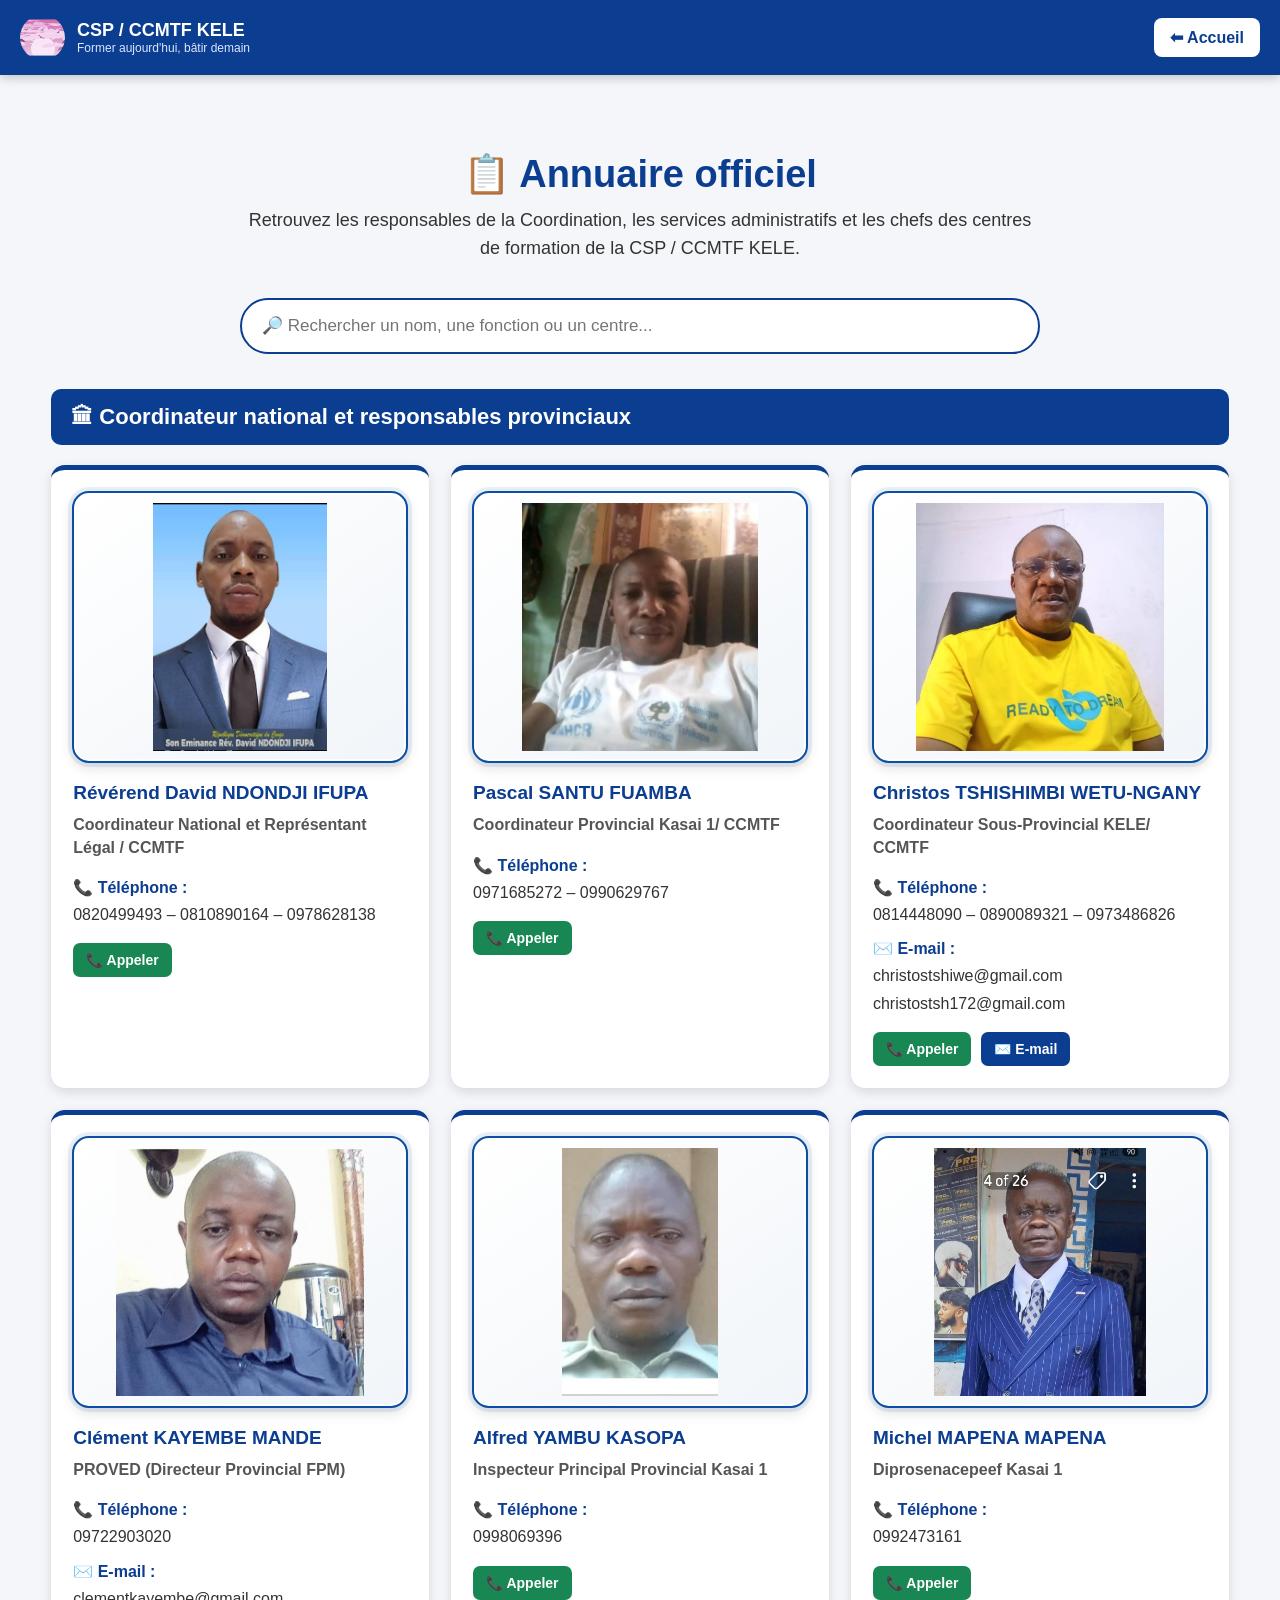
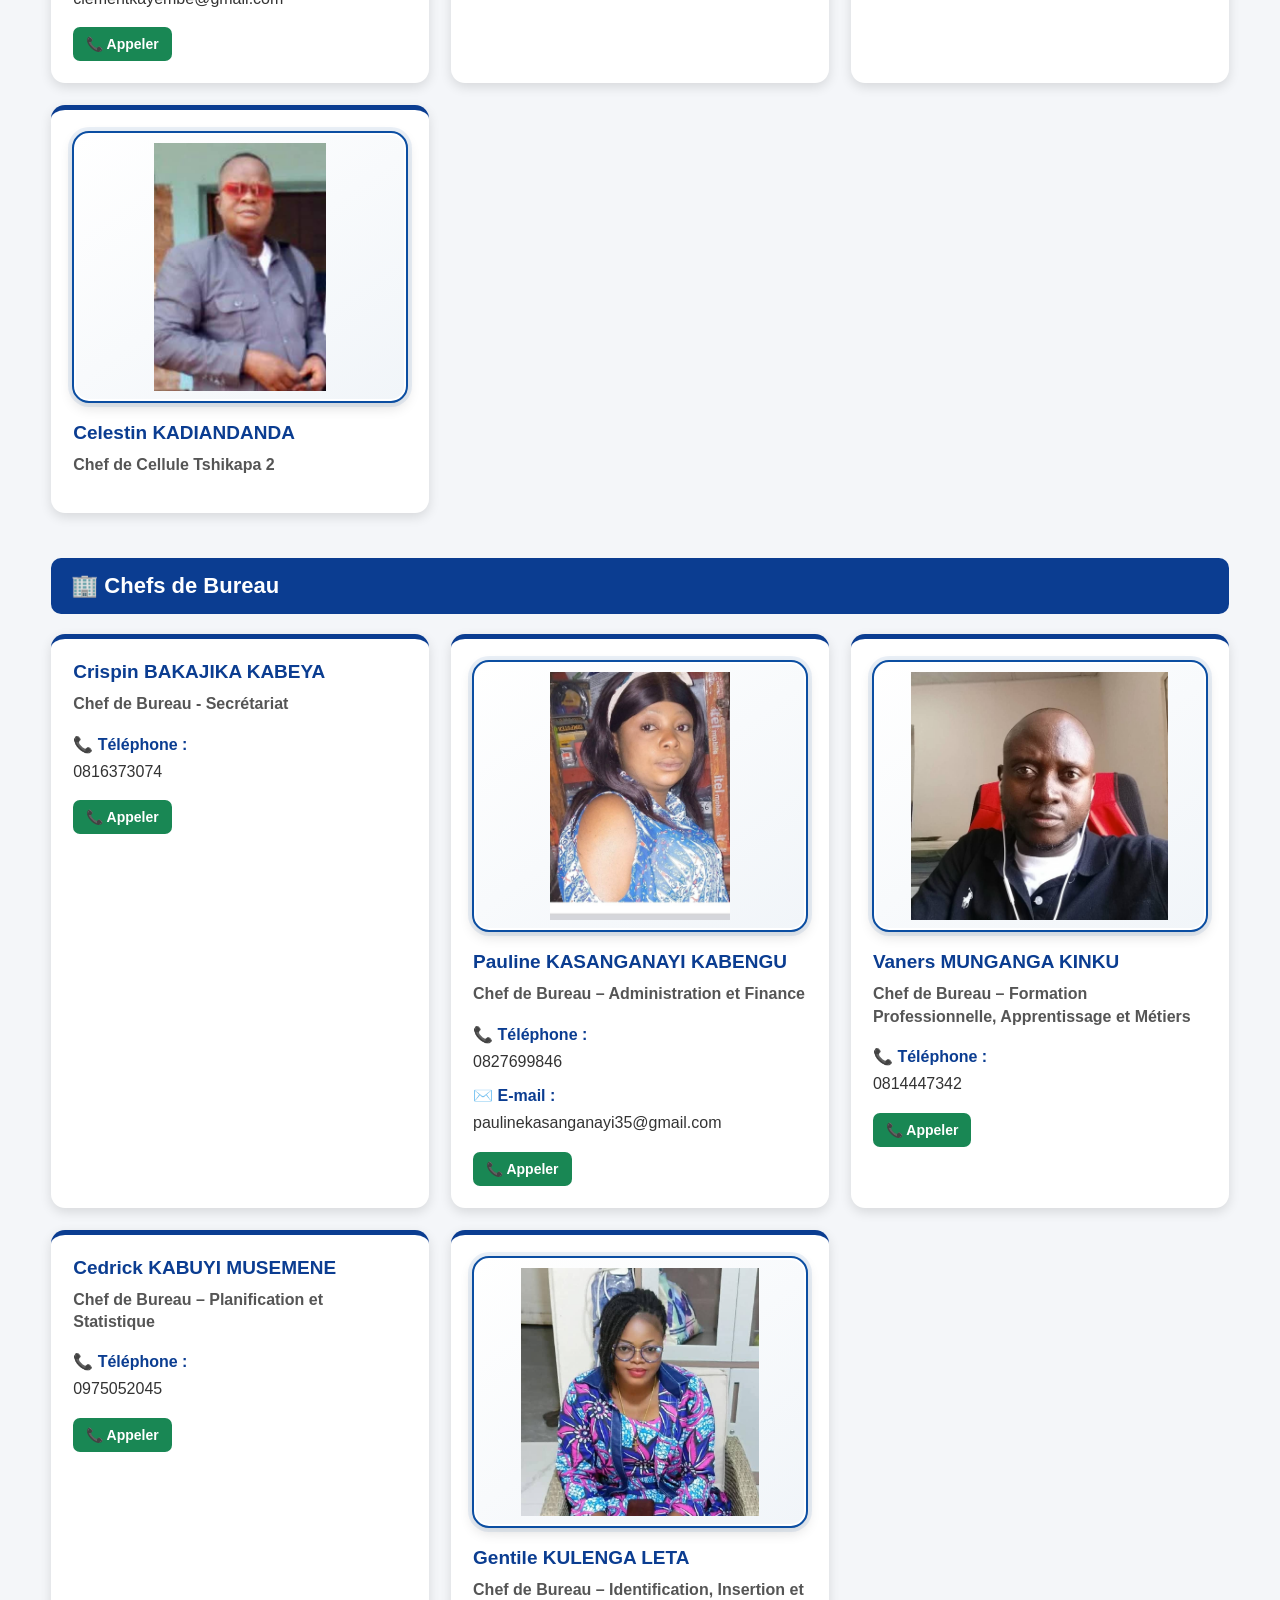
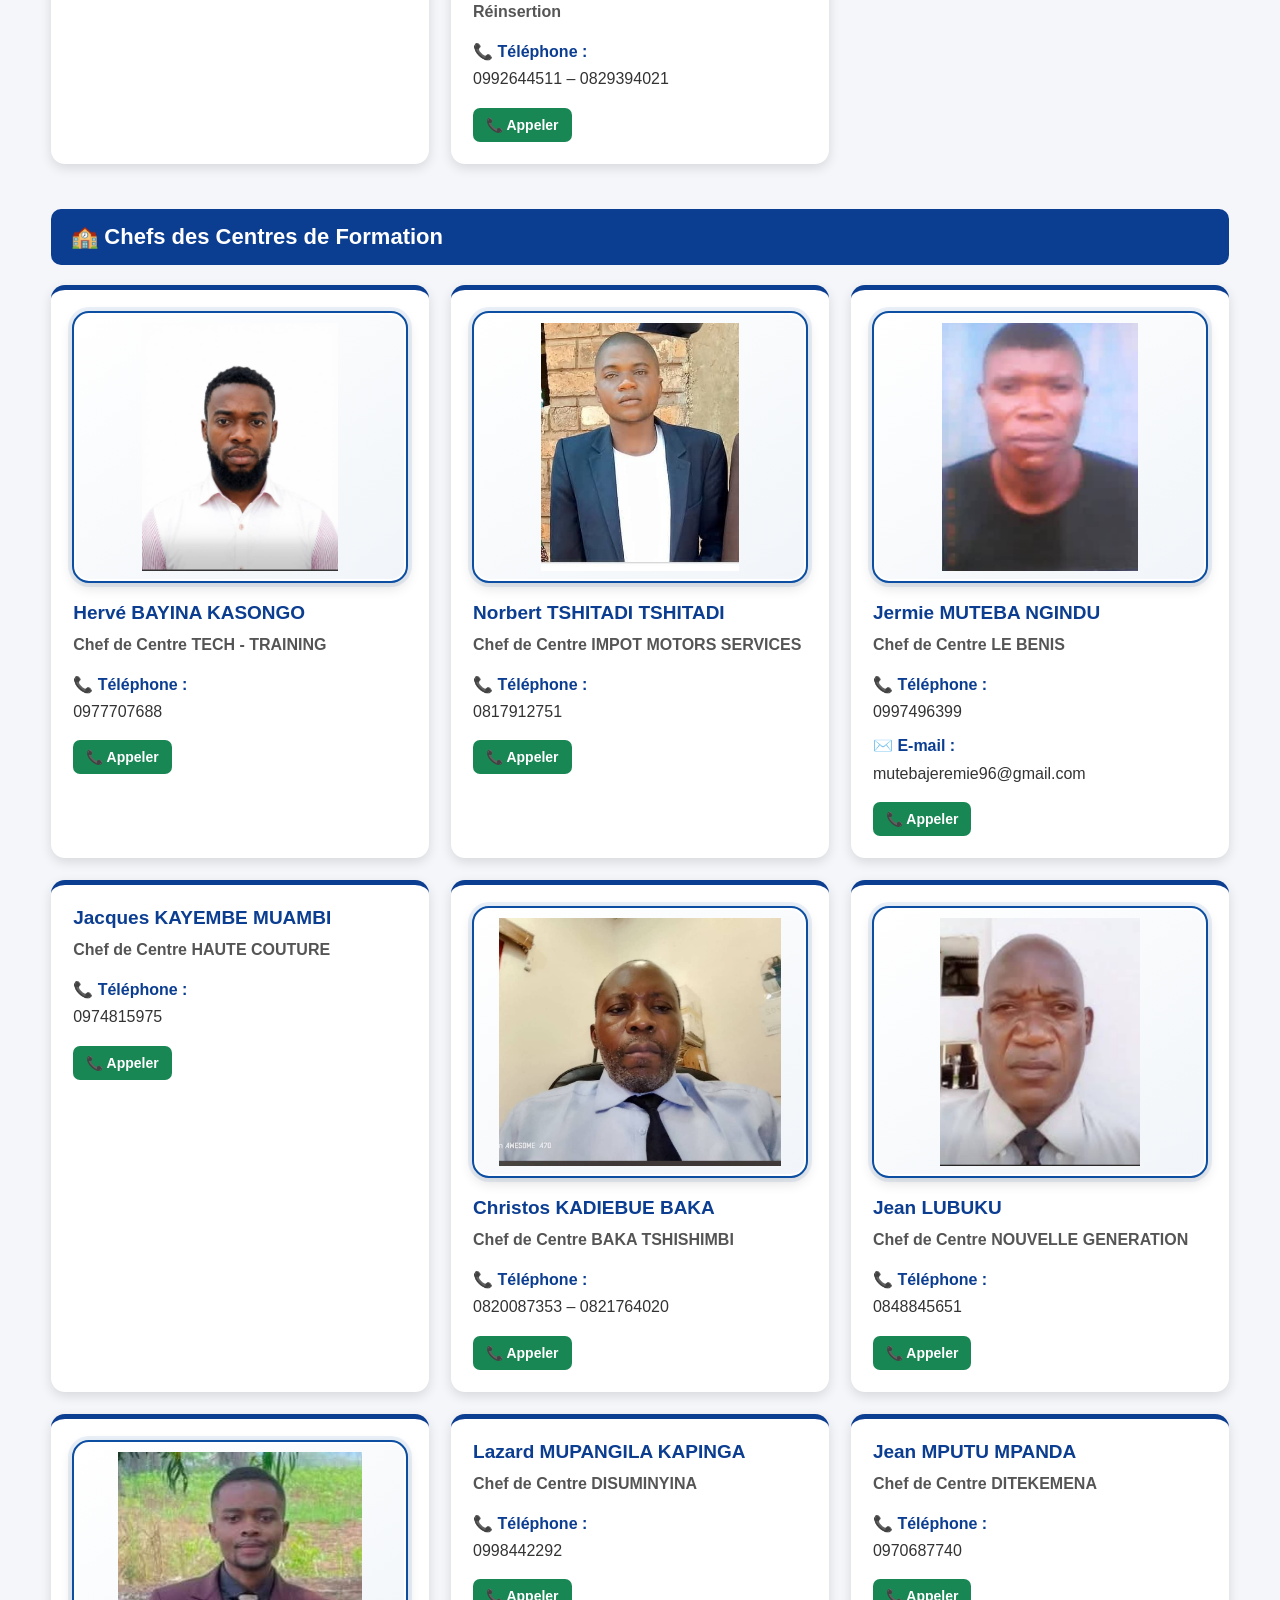
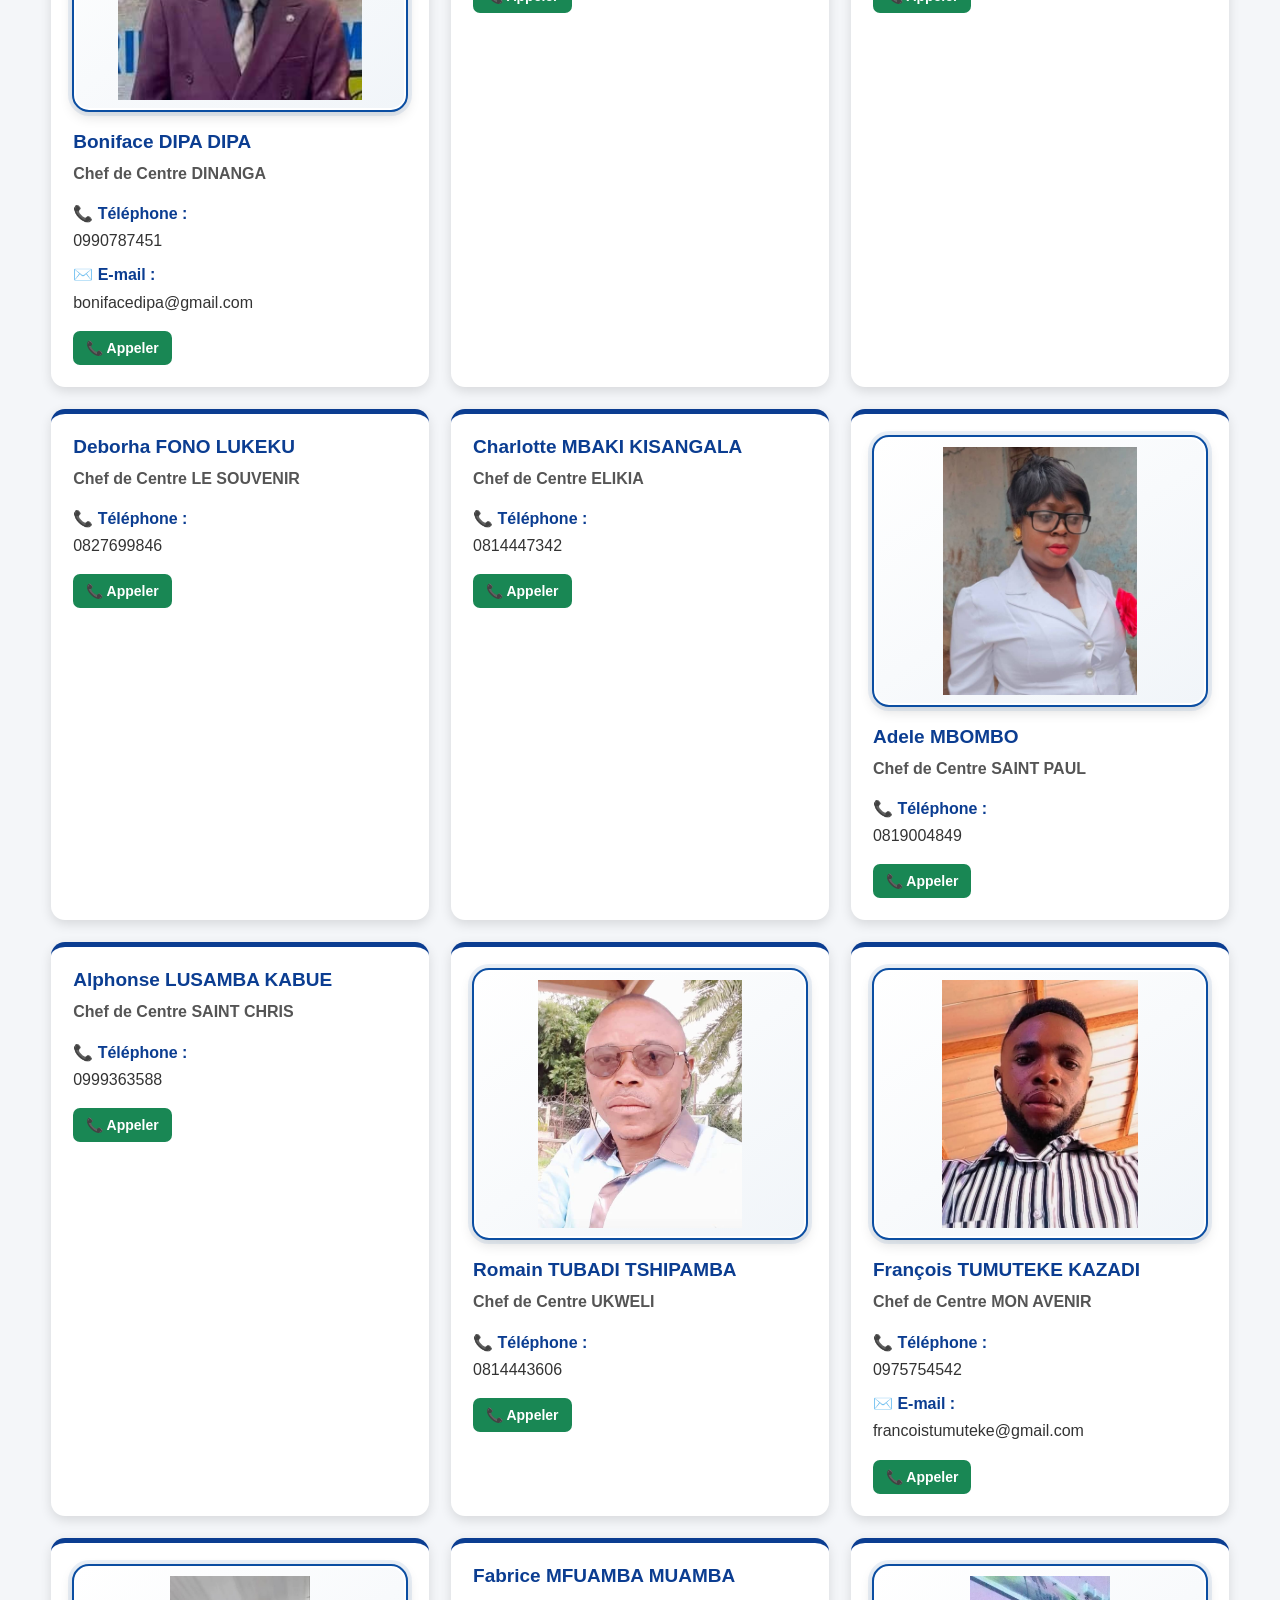
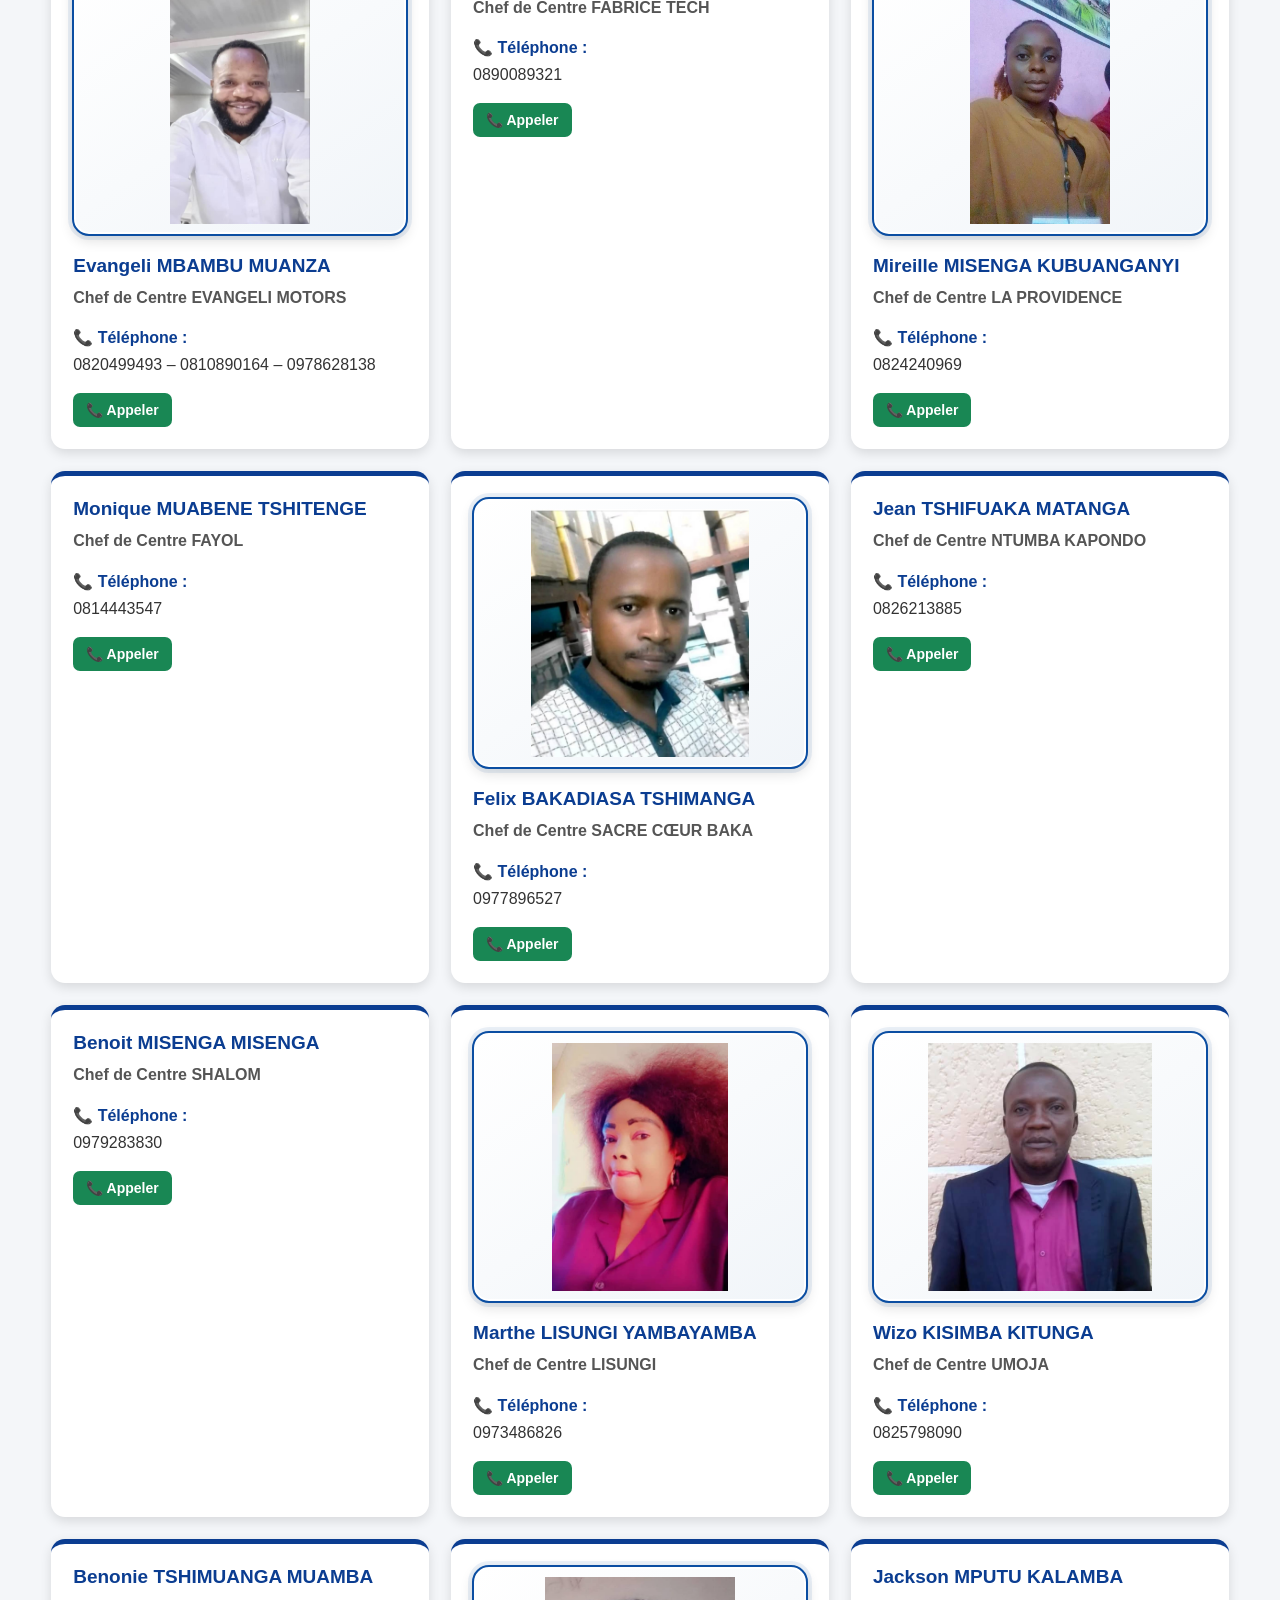
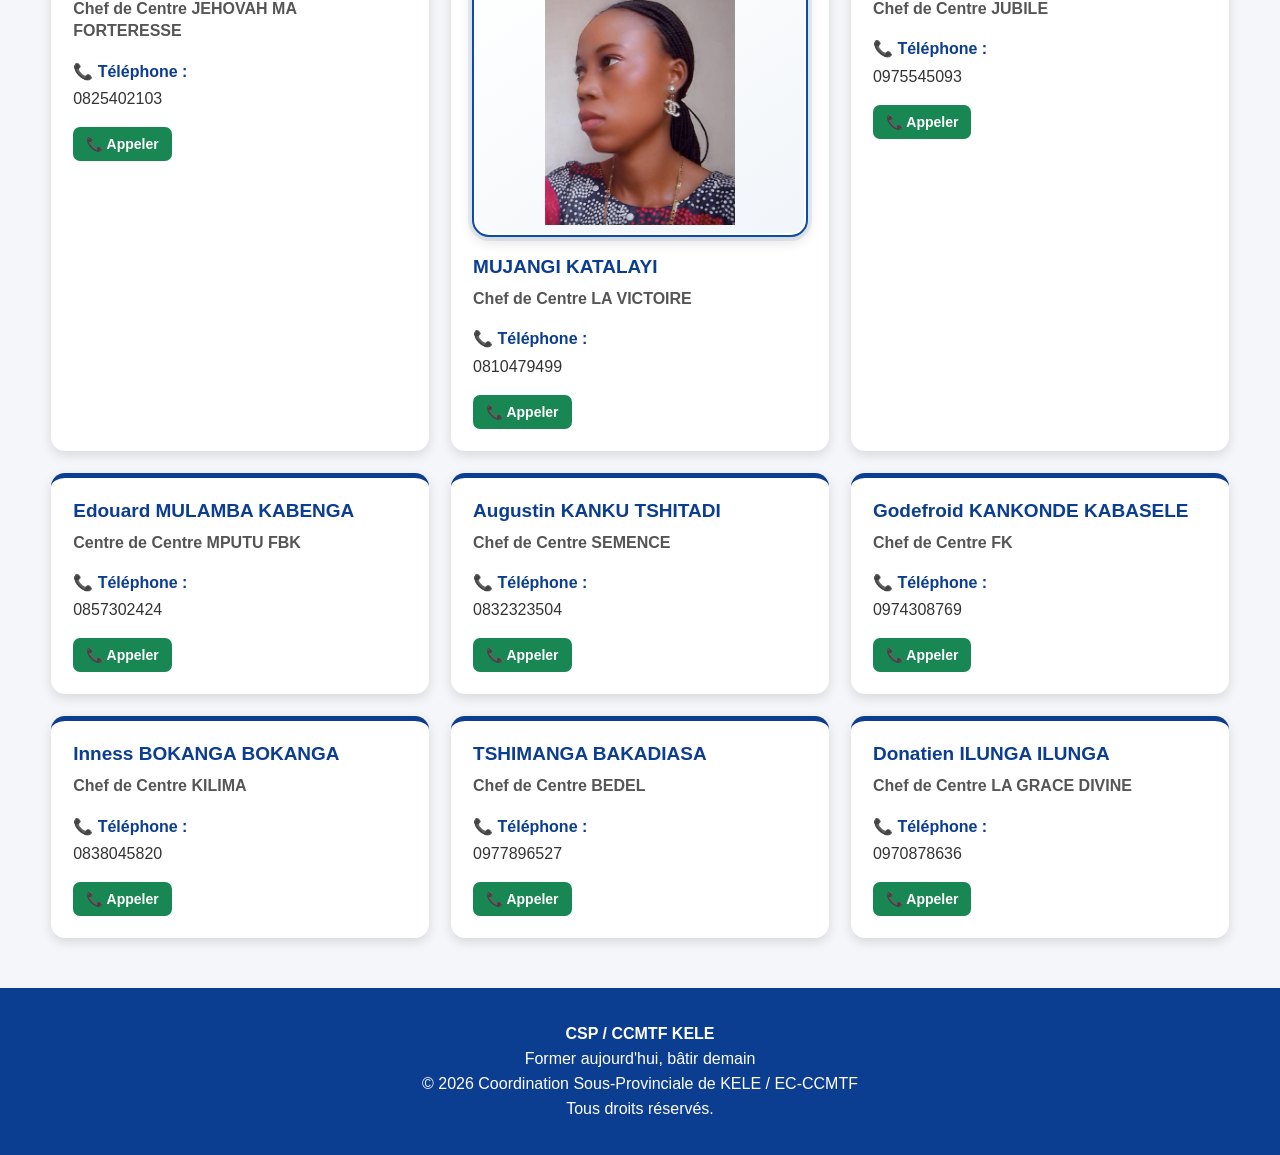
<file: annuaire.html>
<!DOCTYPE html>
<html lang="fr">

<head>
    <meta charset="UTF-8">
    <meta name="viewport" content="width=device-width, initial-scale=1.0">

    <title>Annuaire - CSP KELE / CCMTF</title>
 
    <style>

        * {
            box-sizing: border-box;
        }

        html {
            scroll-behavior: smooth;
        }

        body {
            margin: 0;
            font-family: Arial, Helvetica, sans-serif;
            background: #f4f6f9;
            color: #333;
        }

        /* =========================
           BARRE DU HAUT
        ========================= */

        .topbar {
            background: #0b3d91;
            color: white;
            padding: 15px 20px;
            display: flex;
            align-items: center;
            justify-content: space-between;
            box-shadow: 0 3px 10px rgba(0,0,0,0.2);
            position: sticky;
            top: 0;
            z-index: 1000;
        }

        .topbar-left {
            display: flex;
            align-items: center;
            gap: 12px;
        }

        .topbar-left img {
            width: 45px;
            height: 45px;
            border-radius: 50%;
            object-fit: cover;
        }

        .topbar-title {
            display: flex;
            flex-direction: column;
        }

        .topbar-title strong {
            font-size: 18px;
        }

        .topbar-title small {
            color: #dce8ff;
            font-size: 12px;
        }

        .retour {
            background: white;
            color: #0b3d91;
            padding: 10px 16px;
            border-radius: 8px;
            text-decoration: none;
            font-weight: bold;
        }

        .retour:hover {
            background: #ffd700;
            color: #0b3d91;
        }

        /* =========================
           TITRE
        ========================= */

        .entete {
            text-align: center;
            padding: 45px 20px 25px;
        }

        .entete h1 {
            color: #0b3d91;
            margin-bottom: 10px;
            font-size: 38px;
        }

        .entete p {
            font-size: 18px;
            max-width: 800px;
            margin: auto;
            line-height: 1.6;
        }

        /* =========================
           RECHERCHE
        ========================= */

        .recherche {
            width: 90%;
            max-width: 800px;
            margin: 10px auto 35px;
        }

        .recherche input {
            width: 100%;
            padding: 16px 20px;
            border: 2px solid #0b3d91;
            border-radius: 30px;
            font-size: 17px;
            outline: none;
        }

        .recherche input:focus {
            box-shadow: 0 0 8px rgba(11,61,145,0.35);
        }

        /* =========================
           SECTIONS
        ========================= */

        .section-annuaire {
            width: 92%;
            max-width: 1250px;
            margin: 0 auto 45px;
        }

        .section-titre {
            background: #0b3d91;
            color: white;
            padding: 15px 20px;
            border-radius: 10px;
            margin-bottom: 20px;
            font-size: 22px;
        }

        /* =========================
           CARTES
        ========================= */

        .annuaire-grid {
            display: grid;
            grid-template-columns: repeat(3, 1fr);
            gap: 22px;
        }

        .personne {
            background: white;
            border-radius: 14px;
            padding: 22px;
            box-shadow: 0 4px 12px rgba(0,0,0,0.12);
            border-top: 5px solid #0b3d91;
            transition: 0.3s;
        }

        .personne:hover {
            transform: translateY(-5px);
            box-shadow: 0 8px 18px rgba(0,0,0,0.18);
        }

        .personne h3 {
            margin: 0 0 10px;
            color: #0b3d91;
            font-size: 19px;
        }

        .fonction {
            font-weight: bold;
            color: #555;
            margin-bottom: 15px;
            line-height: 1.4;
        }

        .information {
            line-height: 1.7;
            margin: 7px 0;
        }

        .information strong {
            color: #0b3d91;
        }

        .actions {
            display: flex;
            gap: 10px;
            flex-wrap: wrap;
            margin-top: 15px;
        }

        .btn-appel,
        .btn-email {
            display: inline-block;
            padding: 9px 13px;
            border-radius: 7px;
            text-decoration: none;
            font-weight: bold;
            font-size: 14px;
        }

        .btn-appel {
            background: #198754;
            color: white;
        }

        .btn-email {
            background: #0b3d91;
            color: white;
        }

        .btn-appel:hover,
        .btn-email:hover {
            opacity: 0.85;
        }

        /* =========================
           PIED DE PAGE
        ========================= */

        footer {
            background: #0b3d91;
            color: white;
            text-align: center;
            padding: 30px 20px;
            margin-top: 50px;
        }

        footer p {
            margin: 7px;
        }

        /* =========================
           RESPONSIVE TABLETTE
        ========================= */

        @media (max-width: 1000px) {

            .annuaire-grid {
                grid-template-columns: repeat(2, 1fr);
            }

        }

        /* =========================
           RESPONSIVE TELEPHONE
        ========================= */

        @media (max-width: 650px) {

            .topbar {
                padding: 10px 12px;
            }

            .topbar-left img {
                width: 38px;
                height: 38px;
            }

            .topbar-title strong {
                font-size: 15px;
            }

            .topbar-title small {
                font-size: 10px;
            }

            .retour {
                padding: 8px 10px;
                font-size: 13px;
            }

            .entete {
                padding: 30px 15px 20px;
            }

            .entete h1 {
                font-size: 28px;
            }

            .entete p {
                font-size: 15px;
            }

            .section-annuaire {
                width: 94%;
            }

            .section-titre {
                font-size: 18px;
                padding: 13px 15px;
            }

            .annuaire-grid {
                grid-template-columns: 1fr;
                gap: 15px;
            }

            .personne {
                padding: 18px;
            }

            .personne h3 {
                font-size: 18px;
            }

            .fonction {
                font-size: 15px;
            }

        }


        /* =========================
           PHOTOS DE L'ANNUAIRE
        ========================= */
        /* =========================
           CADRE PHOTO PROFESSIONNEL
        ========================= */
        .photo-personne {
            display: block;
            width: 100%;
            height: 270px;
            object-fit: contain;
            object-position: center;
            box-sizing: border-box;
            padding: 8px;
            margin: 0 auto 20px;
            border-radius: 16px;
            background:
                linear-gradient(145deg, #ffffff 0%, #f1f5f9 100%);
            border: 3px solid #ffffff;
            outline: 2px solid #0b4ea2;
            outline-offset: -1px;
            box-shadow:
                0 5px 14px rgba(0, 0, 0, 0.14),
                0 0 0 5px rgba(11, 78, 162, 0.08);
            transition:
                transform 0.25s ease,
                box-shadow 0.25s ease;
        }

        .personne:hover .photo-personne {
            transform: translateY(-2px);
            box-shadow:
                0 9px 20px rgba(0, 0, 0, 0.18),
                0 0 0 6px rgba(11, 78, 162, 0.10);
        }

        @media (max-width: 1000px) {
            .photo-personne {
                height: 290px;
            }
        }

        @media (max-width: 650px) {
            .photo-personne {
                width: 100%;
                height: 300px;
                padding: 7px;
                margin-bottom: 18px;
                border-radius: 15px;
                border-width: 3px;
            }
        }

    </style>
</head>

<body>

<!-- =========================
     BARRE DU HAUT
========================= -->

<header class="topbar">

    <div class="topbar-left">

        <img src="banner2.png" alt="Logo CSP KELE">

        <div class="topbar-title">
            <strong>CSP / CCMTF KELE</strong>
            <small>Former aujourd'hui, bâtir demain</small>
        </div>

    </div>

    <a href="index.html" class="retour">
        ⬅ Accueil
    </a>

</header>


<!-- =========================
     TITRE
========================= -->

<section class="entete">

    <h1>📋 Annuaire officiel</h1>

    <p>
        Retrouvez les responsables de la Coordination,
        les services administratifs et les chefs des centres
        de formation de la CSP / CCMTF KELE.
    </p>

</section>


<!-- =========================
     RECHERCHE
========================= -->

<div class="recherche">

    <input
        type="text"
        id="recherche"
        placeholder="🔎 Rechercher un nom, une fonction ou un centre..."
        onkeyup="rechercherPersonne()"
    >

</div>


<!-- =========================================================
     1. COORDINATION
========================================================= -->

<section class="section-annuaire">

    <h2 class="section-titre">
        🏛 Coordinateur national et responsables provinciaux
    </h2>

    <!-- PHOTOS ANNUAIRE : 24 PHOTOS -->

    <div class="annuaire-grid">


        <!-- 1 -->

        <div class="personne">

                        <img src="photos-annuaire/reverend-david-ndondji-ifupa.jpeg" alt="Photo de Révérend David NDONDJI IFUPA" class="photo-personne">

<h3>Révérend David NDONDJI IFUPA</h3>

            <div class="fonction">
                Coordinateur National et Représentant Légal / CCMTF
            </div>

            <div class="information">
                📞 <strong>Téléphone :</strong><br>
                0820499493 – 0810890164 – 0978628138
            </div>

            <div class="actions">
                <a class="btn-appel" href="tel:0820499493">
                    📞 Appeler
                </a>
            </div>

        </div>


        <!-- 2 -->

        <div class="personne">

                        <img src="photos-annuaire/pascal-santu-fuamba.jpeg" alt="Photo de Pascal SANTU FUAMBA" class="photo-personne">

<h3>Pascal SANTU FUAMBA</h3>

            <div class="fonction">
                Coordinateur Provincial Kasai 1/ CCMTF
            </div>

            <div class="information">
                📞 <strong>Téléphone :</strong><br>
                0971685272 – 0990629767
            </div>

            <div class="actions">
                <a class="btn-appel" href="tel:0971685272">
                    📞 Appeler
                </a>
            </div>

        </div>


        <!-- 3 -->

        <div class="personne">

                        <img src="photos-annuaire/christos-tshishimbi-wetu-ngany.jpeg" alt="Photo de Christos TSHISHIMBI WETU-NGANY" class="photo-personne">

<h3>Christos TSHISHIMBI WETU-NGANY</h3>

            <div class="fonction">
                Coordinateur Sous-Provincial KELE/ CCMTF
            </div>

            <div class="information">
                📞 <strong>Téléphone :</strong><br>
                0814448090 – 0890089321 – 0973486826
            </div>

            <div class="information">
                ✉️ <strong>E-mail :</strong><br>
                christostshiwe@gmail.com<br>
                christostsh172@gmail.com
            </div>

            <div class="actions">
                <a class="btn-appel" href="tel:0814448090">
                    📞 Appeler
                </a>

                <a class="btn-email" href="mailto:christostshiwe@gmail.com">
                    ✉️ E-mail
                </a>
            </div>

        </div>


        <!-- 4 -->

        <div class="personne">

                        <img src="photos-annuaire/clement-kayembe-mande.jpeg" alt="Photo de Clément KAYEMBE MANDE" class="photo-personne">

<h3>Clément KAYEMBE MANDE</h3>

            <div class="fonction">
                PROVED (Directeur Provincial FPM)
            </div>

            <div class="information">
                📞 <strong>Téléphone :</strong><br>
                09722903020
            </div>
            <div class="information">
                ✉️ <strong>E-mail :</strong><br>
                clementkayembe@gmail.com
            </div>
            <div class="actions">
                <a class="btn-appel" href="tel:09722903020">
                    📞 Appeler
                </a>
            </div>

        </div>


        <!-- 5 -->

        <div class="personne">

                        <img src="photos-annuaire/alfred-yambu-kasopa.jpeg" alt="Photo de Alfred YAMBU KASOPA" class="photo-personne">

<h3>Alfred YAMBU KASOPA</h3>

            <div class="fonction">
                Inspecteur Principal Provincial Kasai 1
            </div>

            <div class="information">
                📞 <strong>Téléphone :</strong><br>
                0998069396
            </div>

            <div class="actions">
                <a class="btn-appel" href="tel:0998069396">
                    📞 Appeler
                </a>
            </div>

        </div>


        <!-- 6 -->

        <div class="personne">

                        <img src="photos-annuaire/michel-mapena-mapena.jpeg" alt="Photo de Michel MAPENA MAPENA" class="photo-personne">

<h3>Michel MAPENA MAPENA</h3>

            <div class="fonction">
                Diprosenacepeef Kasai 1
            </div>

            <div class="information">
                📞 <strong>Téléphone :</strong><br>
                0992473161
            </div>

            <div class="actions">
                <a class="btn-appel" href="tel:0992473161">
                    📞 Appeler
                </a>
            </div>

        </div>


        <!-- 7 -->

        <div class="personne">

                        <img src="photos-annuaire/celestin-kadiandanda.jpeg" alt="Photo de Celestin KADIANDANDA" class="photo-personne">

<h3>Celestin KADIANDANDA</h3>

            <div class="fonction">
                Chef de Cellule Tshikapa 2
            </div>

        </div>

    </div>

</section>


<!-- =========================================================
     2. CHEFS DE BUREAU
========================================================= -->

<section class="section-annuaire">

    <h2 class="section-titre">
        🏢 Chefs de Bureau
    </h2>

    <div class="annuaire-grid">


        <!-- 8 -->

        <div class="personne">

            <h3>Crispin BAKAJIKA KABEYA</h3>

            <div class="fonction">
                Chef de Bureau - Secrétariat
            </div>

            <div class="information">
                📞 <strong>Téléphone :</strong><br>
                0816373074
            </div>

            <div class="actions">
                <a class="btn-appel" href="tel:0816373074">
                    📞 Appeler
                </a>
            </div>

        </div>


        <!-- 9 -->

        <div class="personne">

                        <img src="photos-annuaire/pauline-kasanganayi-kabengu.jpeg" alt="Photo de Pauline KASANGANAYI KABENGU" class="photo-personne">

<h3>Pauline KASANGANAYI KABENGU</h3>

            <div class="fonction">
                Chef de Bureau – Administration et Finance
            </div>

            <div class="information">
                📞 <strong>Téléphone :</strong><br>
                0827699846
            </div>
            <div class="information">
                ✉️ <strong>E-mail :</strong><br>
                paulinekasanganayi35@gmail.com
            </div>
            <div class="actions">
                <a class="btn-appel" href="tel:0827699846">
                    📞 Appeler
                </a>
            </div>

        </div>


        <!-- 10 -->

        <div class="personne">

                        <img src="photos-annuaire/vanres-munganga-kinku.jpeg" alt="Photo de Vaners MUNGANGA KINKU" class="photo-personne">

<h3>Vaners MUNGANGA KINKU</h3>

            <div class="fonction">
                Chef de Bureau – Formation Professionnelle, Apprentissage et Métiers
            </div>

            <div class="information">
                📞 <strong>Téléphone :</strong><br>
                0814447342
            </div>

            <div class="actions">
                <a class="btn-appel" href="tel:0820499493">
                    📞 Appeler
                </a>
            </div>

        </div>


        <!-- 11 -->

        <div class="personne">

            <h3>Cedrick KABUYI MUSEMENE</h3>

            <div class="fonction">
                Chef de Bureau – Planification et Statistique
            </div>

            <div class="information">
                📞 <strong>Téléphone :</strong><br>
                0975052045
            </div>

            <div class="actions">
                <a class="btn-appel" href="tel:0975052045">
                    📞 Appeler
                </a>
            </div>

        </div>


        <!-- 12 -->

        <div class="personne">

                        <img src="photos-annuaire/gentile-kulenga-leta.jpeg" alt="Photo de Gentile KULENGA LETA" class="photo-personne">

<h3>Gentile KULENGA LETA</h3>

            <div class="fonction">
                Chef de Bureau – Identification, Insertion et Réinsertion
            </div>

            <div class="information">
                📞 <strong>Téléphone :</strong><br>
                0992644511 – 0829394021
            </div>

            <div class="actions">
                <a class="btn-appel" href="tel:0992644511">
                    📞 Appeler
                </a>
            </div>

        </div>

    </div>

</section>


<!-- =========================================================
     3. CHEFS DE CENTRE
========================================================= -->

<section class="section-annuaire">

    <h2 class="section-titre">
        🏫 Chefs des Centres de Formation
    </h2>

    <div class="annuaire-grid">


        <!-- 13 -->

        <div class="personne">
                        <img src="photos-annuaire/herve-bayina-kasongo.jpeg" alt="Photo de Hervé BAYINA KASONGO" class="photo-personne">

<h3>Hervé BAYINA KASONGO</h3>
            <div class="fonction">Chef de Centre TECH - TRAINING</div>
            <div class="information">📞 <strong>Téléphone :</strong><br>0977707688</div>
            <div class="actions">
                <a class="btn-appel" href="tel:0977707688">📞 Appeler</a>
            </div>
        </div>


        <!-- 14 -->

        <div class="personne">
                        <img src="photos-annuaire/norbert-tshitadi-tshitadi.jpeg" alt="Photo de Norbert TSHITADI TSHITADI" class="photo-personne">

<h3>Norbert TSHITADI TSHITADI</h3>
            <div class="fonction">Chef de Centre IMPOT MOTORS SERVICES</div>
            <div class="information">📞 <strong>Téléphone :</strong><br>0817912751</div>
            <div class="actions">
                <a class="btn-appel" href="tel:0817912751">📞 Appeler</a>
            </div>
        </div>


        <!-- 15 -->

        <div class="personne">
                        <img src="photos-annuaire/jeremie-muteba-ngindu.jpeg" alt="Photo de Jermie MUTEBA NGINDU" class="photo-personne">

<h3>Jermie MUTEBA NGINDU</h3>
            <div class="fonction">Chef de Centre LE BENIS</div>
            <div class="information">📞 <strong>Téléphone :</strong><br>0997496399</div>
            <div class="information">
                ✉️ <strong>E-mail :</strong><br>
                mutebajeremie96@gmail.com   
            </div>
            
            <div class="actions">
                <a class="btn-appel" href="tel:0997496399">📞 Appeler</a>
            </div>
        </div>


        <!-- 16 -->

        <div class="personne">
            <h3>Jacques KAYEMBE MUAMBI</h3>
            <div class="fonction">Chef de Centre HAUTE COUTURE</div>
            <div class="information">📞 <strong>Téléphone :</strong><br>0974815975</div>
            <div class="actions">
                <a class="btn-appel" href="tel:0974815975">📞 Appeler</a>
            </div>
        </div>


        <!-- 17 -->

        <div class="personne">
                        <img src="photos-annuaire/christos-kadiebue-baka.jpeg" alt="Photo de Christos KADIEBUE BAKA" class="photo-personne">

<h3>Christos KADIEBUE BAKA</h3>
            <div class="fonction">Chef de Centre BAKA TSHISHIMBI</div>
            <div class="information">📞 <strong>Téléphone :</strong><br>0820087353 – 0821764020</div>
            <div class="actions">
                <a class="btn-appel" href="tel:0820087353">📞 Appeler</a>
            </div>
        </div>


        <!-- 18 -->

        <div class="personne">
                        <img src="photos-annuaire/jean-lubuku.jpeg" alt="Photo de Jean LUBUKU" class="photo-personne">

<h3>Jean LUBUKU</h3>
            <div class="fonction">Chef de Centre NOUVELLE GENERATION</div>
            <div class="information">📞 <strong>Téléphone :</strong><br>0848845651</div>
            <div class="actions">
                <a class="btn-appel" href="tel:0848845651">📞 Appeler</a>
            </div>
        </div>


        <!-- 19 -->

        <div class="personne">
                        <img src="photos-annuaire/boniface-dipa-dipa.jpeg" alt="Photo de Boniface DIPA DIPA" class="photo-personne">

<h3>Boniface DIPA DIPA</h3>
            <div class="fonction">Chef de Centre DINANGA</div>
            <div class="information">📞 <strong>Téléphone :</strong><br>0990787451</div>
            <div class="information">
                ✉️ <strong>E-mail :</strong><br>
                bonifacedipa@gmail.com
                
            </div>
            
            <div class="actions">
                <a class="btn-appel" href="tel:0990787451">📞 Appeler</a>
            </div>
        </div>


        <!-- 20 -->

        <div class="personne">
            <h3>Lazard MUPANGILA KAPINGA</h3>
            <div class="fonction">Chef de Centre DISUMINYINA</div>
            <div class="information">📞 <strong>Téléphone :</strong><br>0998442292</div>
            <div class="actions">
                <a class="btn-appel" href="tel:0998442292">📞 Appeler</a>
            </div>
        </div>


        <!-- 21 -->

        <div class="personne">
            <h3>Jean MPUTU MPANDA</h3>
            <div class="fonction">Chef de Centre DITEKEMENA</div>
            <div class="information">📞 <strong>Téléphone :</strong><br>0970687740</div>
            <div class="actions">
                <a class="btn-appel" href="tel:0970687740">📞 Appeler</a>
            </div>
        </div>


        <!-- 22 -->

        <div class="personne">
            <h3>Deborha FONO LUKEKU</h3>
            <div class="fonction">Chef de Centre LE SOUVENIR</div>
            <div class="information">📞 <strong>Téléphone :</strong><br>0827699846</div>
            <div class="actions">
                <a class="btn-appel" href="tel:0827699846">📞 Appeler</a>
            </div>
        </div>


        <!-- 23 -->

        <div class="personne">
            <h3>Charlotte MBAKI KISANGALA</h3>
            <div class="fonction">Chef de Centre ELIKIA</div>
            <div class="information">📞 <strong>Téléphone :</strong><br>0814447342</div>
            <div class="actions">
                <a class="btn-appel" href="tel:0814447342">📞 Appeler</a>
            </div>
        </div>


        <!-- 24 -->

        <div class="personne">
                        <img src="photos-annuaire/adele-mbombo.jpeg" alt="Photo de Adele MBOMBO" class="photo-personne">

<h3>Adele MBOMBO</h3>
            <div class="fonction">Chef de Centre SAINT PAUL</div>
            <div class="information">📞 <strong>Téléphone :</strong><br>0819004849</div>
            <div class="actions">
                <a class="btn-appel" href="tel:0819004849">📞 Appeler</a>
            </div>
        </div>


        <!-- 25 -->

        <div class="personne">
            <h3>Alphonse LUSAMBA KABUE</h3>
            <div class="fonction">Chef de Centre SAINT CHRIS</div>
            <div class="information">📞 <strong>Téléphone :</strong><br>0999363588</div>
            <div class="actions">
                <a class="btn-appel" href="tel:0999363588">📞 Appeler</a>
            </div>
        </div>


        <!-- 26 -->

        <div class="personne">
                        <img src="photos-annuaire/romain-tubadi-tshipamba.jpeg" alt="Photo de Romain TUBADI TSHIPAMBA" class="photo-personne">

<h3>Romain TUBADI TSHIPAMBA</h3>
            <div class="fonction">Chef de Centre UKWELI</div>
            <div class="information">📞 <strong>Téléphone :</strong><br>0814443606</div>
            <div class="actions">
                <a class="btn-appel" href="tel:0814443606">📞 Appeler</a>
            </div>
        </div>


        <!-- 27 -->

        <div class="personne">
                        <img src="photos-annuaire/francois-tumuteke-kazadi.jpeg" alt="Photo de François TUMUTEKE KAZADI" class="photo-personne">

<h3>François TUMUTEKE KAZADI</h3>
            <div class="fonction">Chef de Centre MON AVENIR</div>
            <div class="information">📞 <strong>Téléphone :</strong><br>0975754542</div>
            <div class="information">
                ✉️ <strong>E-mail :</strong><br>
                francoistumuteke@gmail.com
            </div>
            <div class="actions">
                <a class="btn-appel" href="tel:0975754542">📞 Appeler</a>
            </div>
        </div>


        <!-- 28 -->

        <div class="personne">
                        <img src="photos-annuaire/evangeli-mbambu-muanza.jpeg" alt="Photo de Evangeli MBAMBU MUANZA" class="photo-personne">

<h3>Evangeli MBAMBU MUANZA</h3>
            <div class="fonction">Chef de Centre EVANGELI MOTORS</div>
            <div class="information">📞 <strong>Téléphone :</strong><br>0820499493 – 0810890164 – 0978628138</div>
            <div class="actions">
                <a class="btn-appel" href="tel:0820499493">📞 Appeler</a>
            </div>
        </div>


        <!-- 29 -->

        <div class="personne">
            <h3>Fabrice MFUAMBA MUAMBA</h3>
            <div class="fonction">Chef de Centre FABRICE TECH</div>
            <div class="information">📞 <strong>Téléphone :</strong><br>0890089321</div>
            <div class="actions">
                <a class="btn-appel" href="tel:0890089321">📞 Appeler</a>
            </div>
        </div>


        <!-- 30 -->

        <div class="personne">

    <img src="photos-annuaire/mireille-misenga-kubuanganyi.jpeg"
         alt="Photo de Mireille MISENGA KUBUANGANYI"
         class="photo-personne">

    <h3>Mireille MISENGA KUBUANGANYI</h3>

    <div class="fonction">
        Chef de Centre LA PROVIDENCE
    </div>

    <div class="information">
        📞 <strong>Téléphone :</strong><br>
        0824240969
    </div>

    <div class="actions">
        <a class="btn-appel" href="tel:0824240969">
            📞 Appeler
        </a>
    </div>

</div>

        <!-- 31 -->

        <div class="personne">
            <h3>Monique MUABENE TSHITENGE</h3>
            <div class="fonction">Chef de Centre FAYOL</div>
            <div class="information">📞 <strong>Téléphone :</strong><br>0814443547</div>
            <div class="actions">
                <a class="btn-appel" href="tel:0814443547">📞 Appeler</a>
            </div>
        </div>


        <!-- 32 -->

        <div class="personne">
                        <img src="photos-annuaire/felix-bakadiasa-tshimanga.jpeg" alt="Photo de Felix BAKADIASA TSHIMANGA" class="photo-personne">

<h3>Felix BAKADIASA TSHIMANGA</h3>
            <div class="fonction">Chef de Centre SACRE CŒUR BAKA</div>
            <div class="information">📞 <strong>Téléphone :</strong><br>0977896527</div>
            <div class="actions">
                <a class="btn-appel" href="tel:0977896527">📞 Appeler</a>
            </div>
        </div>


        <!-- 33 -->

        <div class="personne">
            <h3>Jean TSHIFUAKA MATANGA</h3>
            <div class="fonction">Chef de Centre NTUMBA KAPONDO</div>
            <div class="information">📞 <strong>Téléphone :</strong><br>0826213885</div>
            <div class="actions">
                <a class="btn-appel" href="tel:0826213885">📞 Appeler</a>
            </div>
        </div>


        <!-- 34 -->

        <div class="personne">
            <h3>Benoit MISENGA MISENGA</h3>
            <div class="fonction">Chef de Centre SHALOM</div>
            <div class="information">📞 <strong>Téléphone :</strong><br>0979283830</div>
            <div class="actions">
                <a class="btn-appel" href="tel:0979283830">📞 Appeler</a>
            </div>
        </div>


        <!-- 35 -->

        <div class="personne">
                        <img src="photos-annuaire/marthe-lisungi-yambayamba.jpeg" alt="Photo de Marthe LISUNGI YAMBAYAMBA" class="photo-personne">

<h3>Marthe LISUNGI YAMBAYAMBA</h3>
            <div class="fonction">Chef de Centre LISUNGI</div>
            <div class="information">📞 <strong>Téléphone :</strong><br>0973486826</div>
            <div class="actions">
                <a class="btn-appel" href="tel:0973486826">📞 Appeler</a>
            </div>
        </div>


        <!-- 36 -->

        <div class="personne">
                        <img src="photos-annuaire/wizo-kisimba-kitunga.jpeg" alt="Photo de Wizo KISIMBA KITUNGA" class="photo-personne">

<h3>Wizo KISIMBA KITUNGA</h3>
            <div class="fonction">Chef de Centre UMOJA</div>
            <div class="information">📞 <strong>Téléphone :</strong><br>0825798090</div>
            <div class="actions">
                <a class="btn-appel" href="tel:0825798090">📞 Appeler</a>
            </div>
        </div>


        <!-- 37 -->

        <div class="personne">
            <h3>Benonie TSHIMUANGA MUAMBA</h3>
            <div class="fonction">Chef de Centre JEHOVAH MA FORTERESSE</div>
            <div class="information">📞 <strong>Téléphone :</strong><br>0825402103</div>
            <div class="actions">
                <a class="btn-appel" href="tel:0825402103">📞 Appeler</a>
            </div>
        </div>


        <!-- 38 -->

        <div class="personne">
                        <img src="photos-annuaire/mujangi-katalayi.jpeg" alt="Photo de MUJANGI KATALAYI" class="photo-personne">

<h3>MUJANGI KATALAYI</h3>
            <div class="fonction">Chef de Centre LA VICTOIRE</div>
            <div class="information">📞 <strong>Téléphone :</strong><br>0810479499</div>
            <div class="actions">
                <a class="btn-appel" href="tel:0810479499">📞 Appeler</a>
            </div>
        </div>


        <!-- 39 -->

        <div class="personne">
            <h3>Jackson MPUTU KALAMBA</h3>
            <div class="fonction">Chef de Centre JUBILE</div>
            <div class="information">📞 <strong>Téléphone :</strong><br>0975545093</div>
            <div class="actions">
                <a class="btn-appel" href="tel:0975545093">📞 Appeler</a>
            </div>
        </div>


        <!-- 40 -->

        <div class="personne">
            <h3>Edouard MULAMBA KABENGA</h3>
            <div class="fonction">Centre de Centre MPUTU FBK</div>
            <div class="information">📞 <strong>Téléphone :</strong><br>0857302424</div>
            <div class="actions">
                <a class="btn-appel" href="tel:0857302424">📞 Appeler</a>
            </div>
        </div>


        <!-- 41 -->

        <div class="personne">
            <h3>Augustin KANKU TSHITADI</h3>
            <div class="fonction">Chef de Centre SEMENCE</div>
            <div class="information">📞 <strong>Téléphone :</strong><br>0832323504</div>
            <div class="actions">
                <a class="btn-appel" href="tel:0832323504">📞 Appeler</a>
            </div>
        </div>


        <!-- 42 -->

        <div class="personne">
            <h3>Godefroid KANKONDE KABASELE</h3>
            <div class="fonction">Chef de Centre FK</div>
            <div class="information">📞 <strong>Téléphone :</strong><br>0974308769</div>
            <div class="actions">
                <a class="btn-appel" href="tel:0974308769">📞 Appeler</a>
            </div>
        </div>


        <!-- 43 -->

        <div class="personne">
            <h3>Inness BOKANGA BOKANGA</h3>
            <div class="fonction">Chef de Centre KILIMA</div>
            <div class="information">📞 <strong>Téléphone :</strong><br>0838045820</div>
            <div class="actions">
                <a class="btn-appel" href="tel:0838045820">📞 Appeler</a>
            </div>
        </div>


        <!-- 44 -->

        <div class="personne">
            <h3>TSHIMANGA BAKADIASA</h3>
            <div class="fonction">Chef de Centre BEDEL</div>
            <div class="information">📞 <strong>Téléphone :</strong><br>0977896527</div>
            <div class="actions">
                <a class="btn-appel" href="tel:0977896527">📞 Appeler</a>
            </div>
        </div>


        <!-- 45 -->

        <div class="personne">
            <h3>Donatien ILUNGA ILUNGA</h3>
            <div class="fonction">Chef de Centre LA GRACE DIVINE</div>
            <div class="information">📞 <strong>Téléphone :</strong><br>0970878636</div>
            <div class="actions">
                <a class="btn-appel" href="tel:0970878636">📞 Appeler</a>
            </div>
        </div>


    </div>

</section>


<!-- =========================
     PIED DE PAGE
========================= -->

<footer>

    <p>
        <strong>CSP / CCMTF KELE</strong>
    </p>

    <p>
        Former aujourd'hui, bâtir demain
    </p>

    <p>
        © 2026 Coordination Sous-Provinciale de KELE / EC-CCMTF
    </p>

    <p>
        Tous droits réservés.
    </p>

</footer>


<!-- =========================
     RECHERCHE JAVASCRIPT
========================= -->

<script>

function rechercherPersonne() {

    const recherche =
        document
        .getElementById("recherche")
        .value
        .toLowerCase()
        .trim();

    const personnes =
        document.querySelectorAll(".personne");

    personnes.forEach(function(personne) {

        const texte =
            personne.innerText.toLowerCase();

        if (texte.includes(recherche)) {

            personne.style.display = "";

        } else {

            personne.style.display = "none";

        }

    });

}

</script>

</body>
</html>
</file>
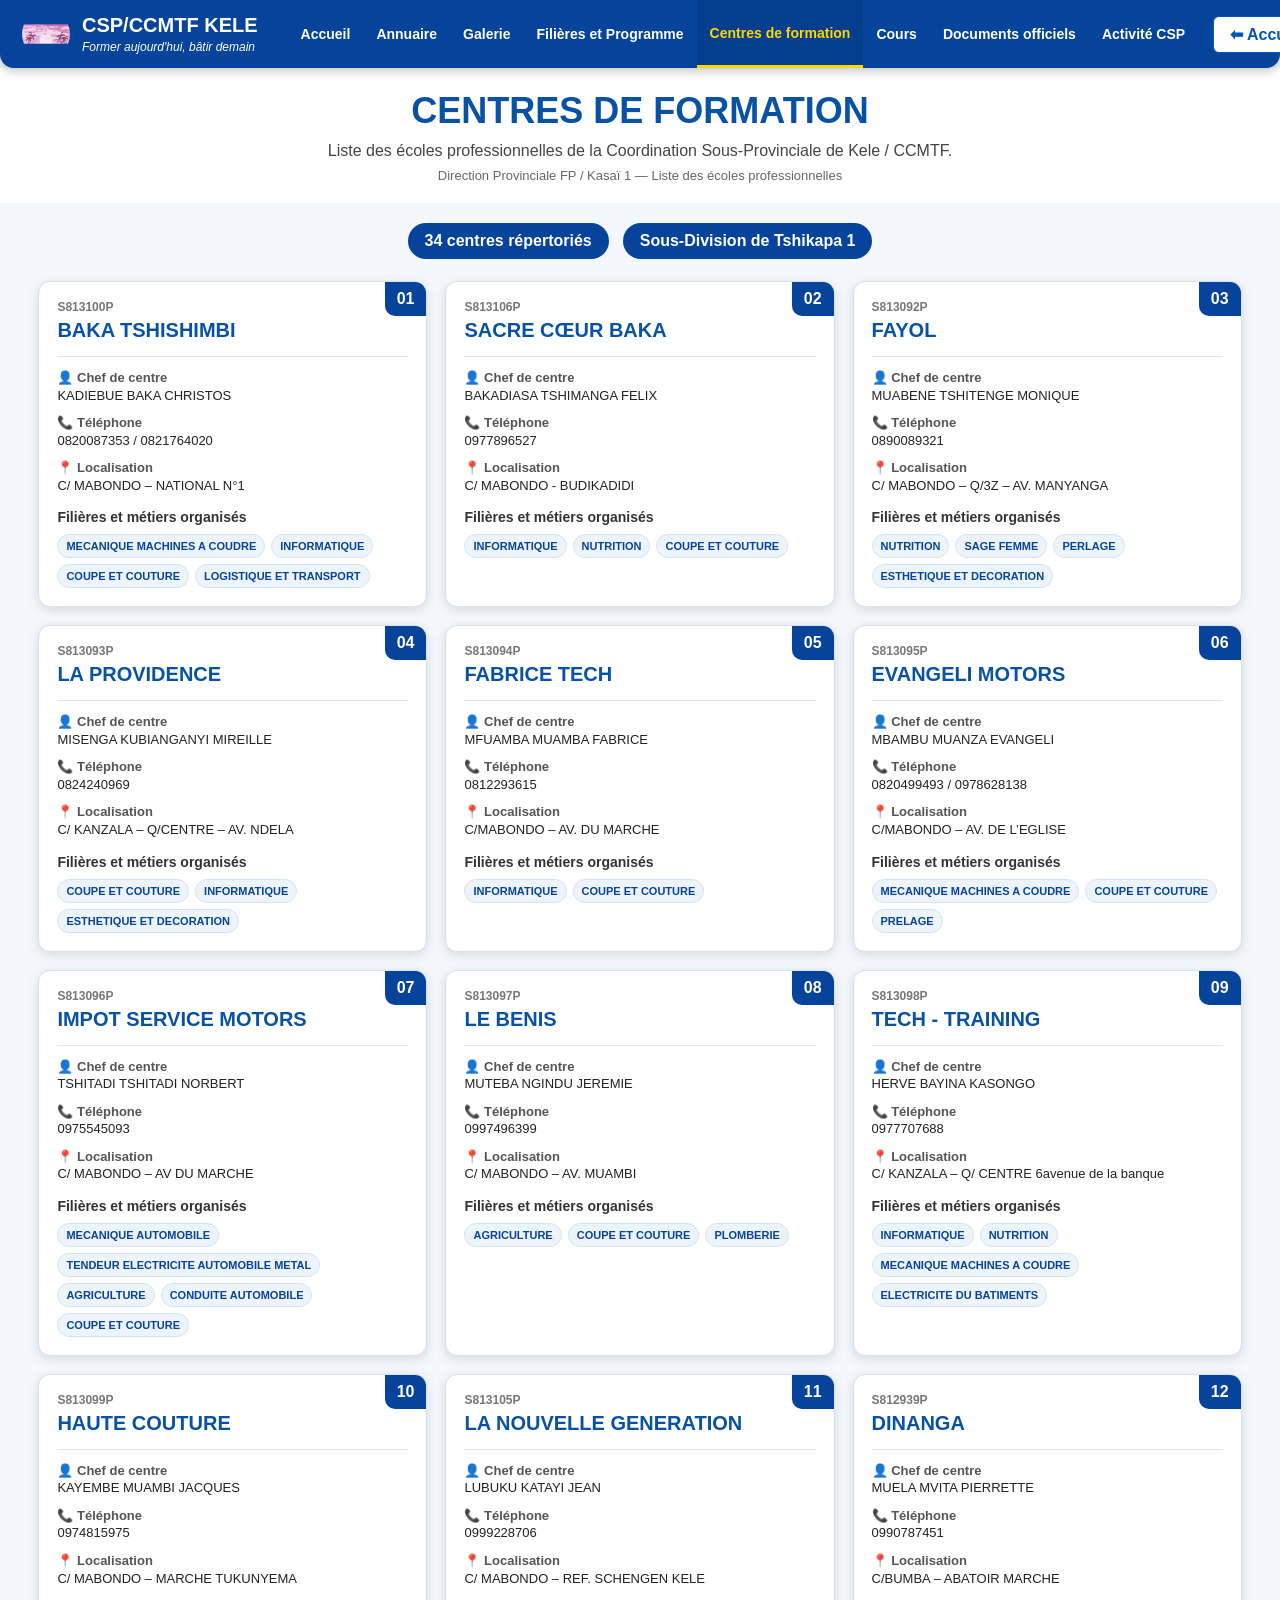
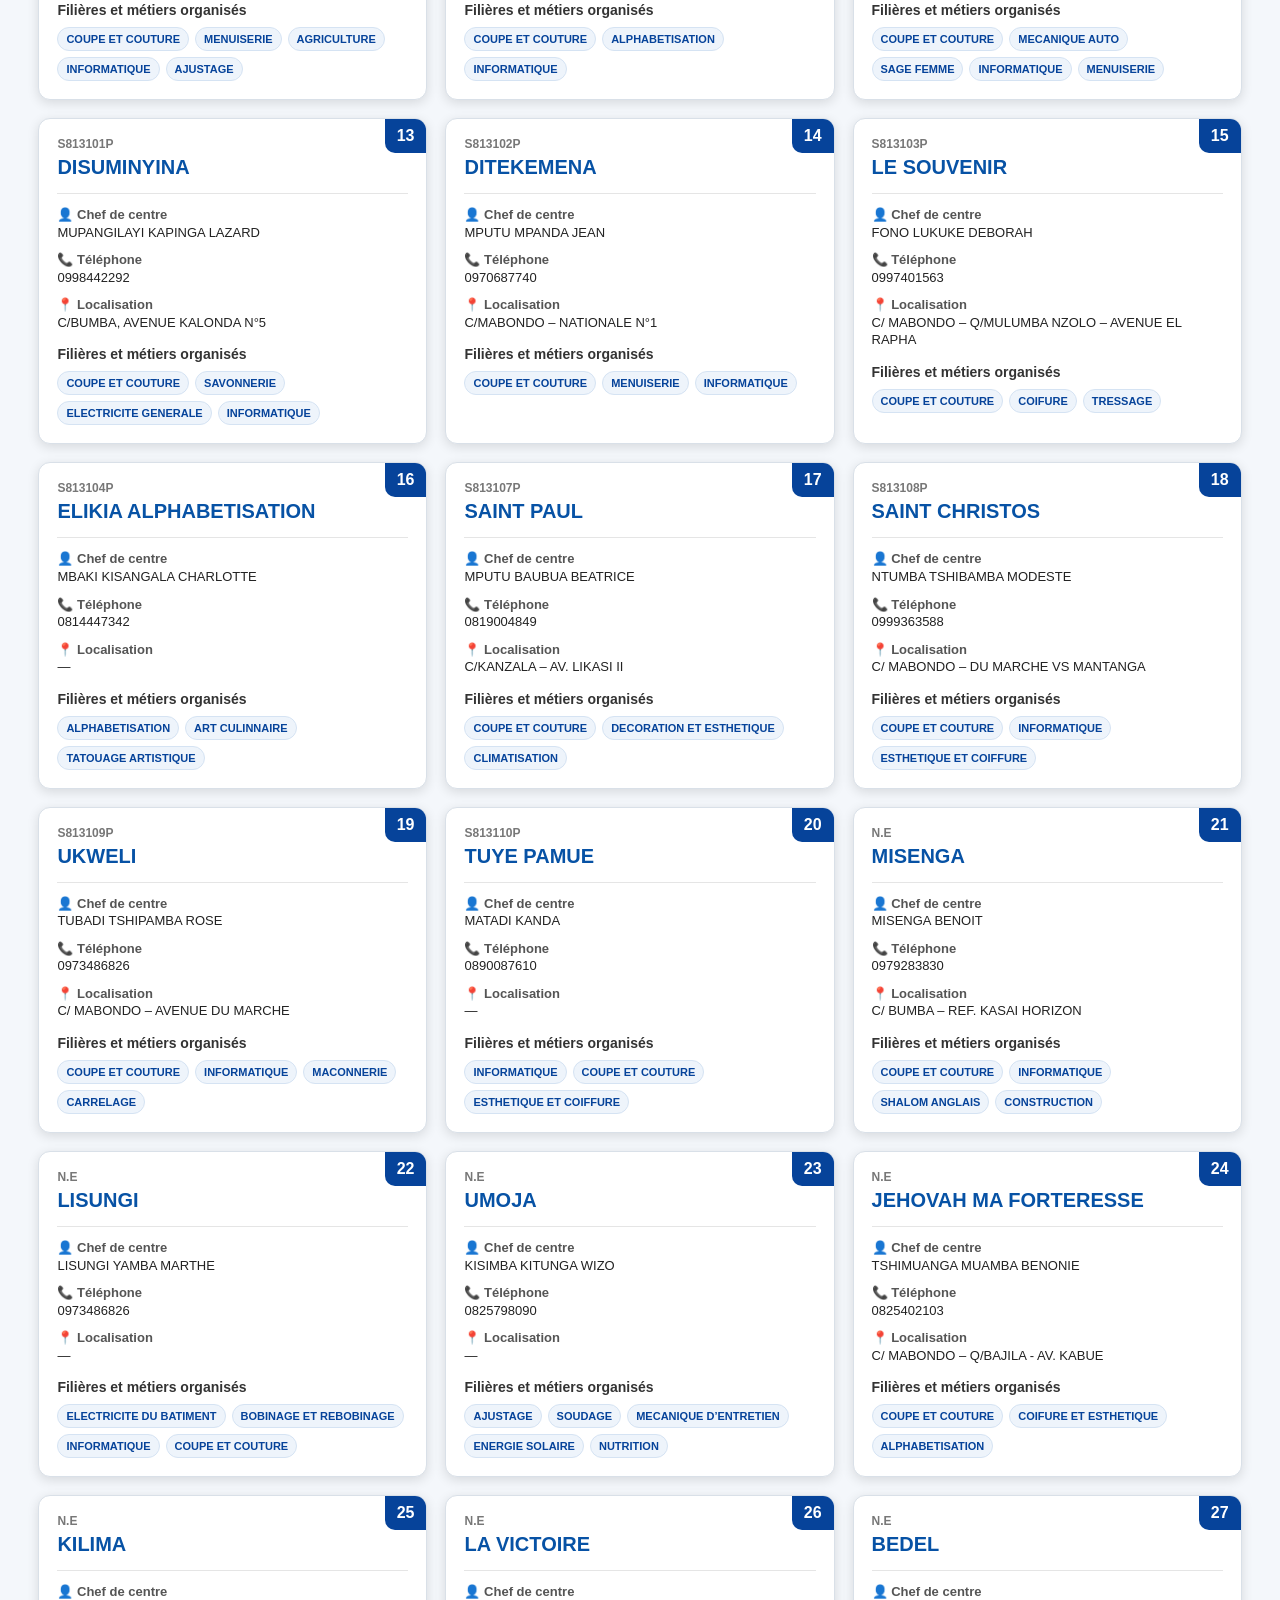
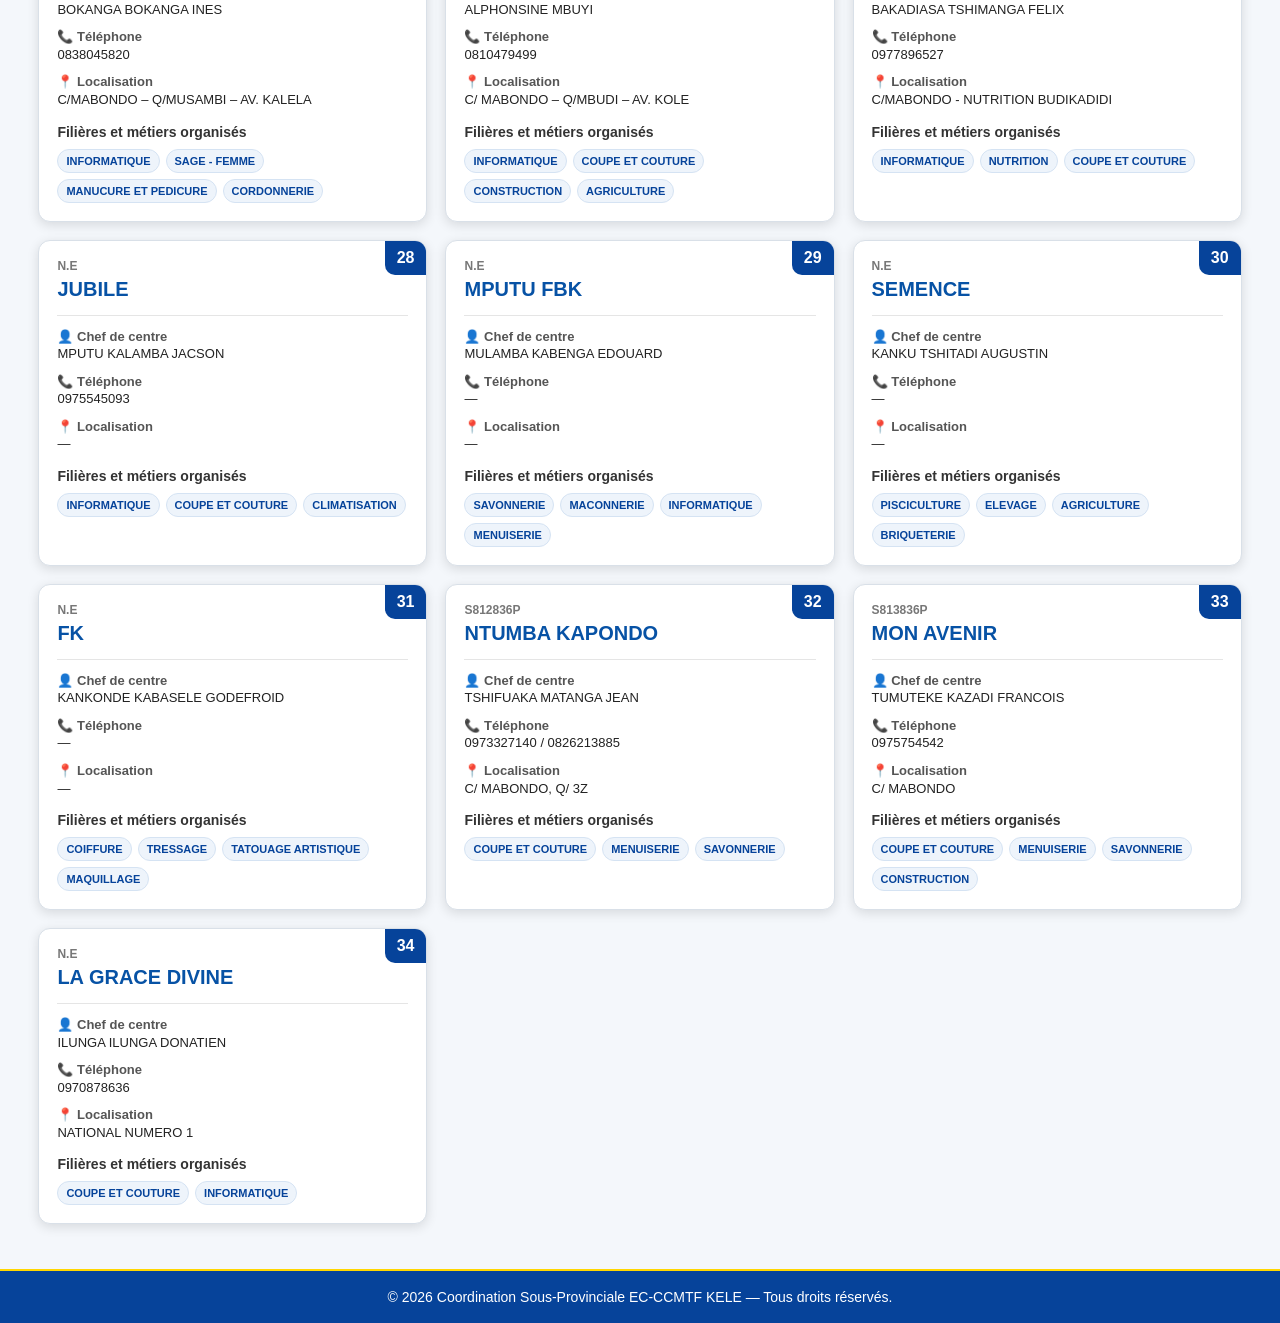
<file: centres.html>
<!DOCTYPE html>
<html lang="fr">
<head>
<meta charset="UTF-8">
<meta name="viewport" content="width=device-width, initial-scale=1.0">
<title>Centres de formation - CSP/CCMTF KELE</title>
<link rel="stylesheet" href="style.css">
<style>
*{box-sizing:border-box}
html,body{margin:0!important;padding:0!important}
body{font-family:Arial,Helvetica,sans-serif;background:#f4f7fb;color:#222;padding-top:68px!important}
.centres-nav{position:fixed!important;top:0!important;left:0!important;right:0!important;z-index:9999;height:68px;min-height:68px;background:#06439a;display:flex;align-items:center;padding:0 22px;box-shadow:0 4px 10px rgba(0,0,0,.2);border-radius:0 0 14px 14px}
.centres-logo{display:flex;align-items:center;gap:12px;margin-right:30px;flex-shrink:0}
.centres-logo img{width:48px;height:48px;object-fit:contain;border-radius:50%}
.centres-logo-text{display:flex;flex-direction:column;color:#fff}
.centres-logo-text strong{font-size:20px;white-space:nowrap}
.centres-logo-text small{font-size:12px;font-style:italic;white-space:nowrap;margin-top:3px}
.centres-menu{display:flex;align-items:center;justify-content:space-between;flex:1;height:68px}
.centres-menu a{height:68px;display:flex;align-items:center;padding:0 13px;color:#fff;text-decoration:none;font-weight:bold;font-size:14px;white-space:nowrap}
.centres-menu a:hover{background:rgba(255,255,255,.08);color:#ffd600}
.centres-menu a.active{color:#ffd600;border-bottom:3px solid #ffd600;background:rgba(0,0,0,.08)}
.centres-header{text-align:center;padding:22px 20px 20px;background:#fff}
.centres-header h1{margin:0;color:#0752a5;font-size:36px;text-transform:uppercase}
.centres-header p{margin:10px auto 0;max-width:900px;color:#444;font-size:16px}
.centres-source{font-size:13px;color:#666;margin-top:8px}
.centres-container{width:94%;max-width:1450px;margin:0 auto;padding:10px 0 45px}
.centres-summary{display:flex;justify-content:center;gap:14px;flex-wrap:wrap;margin:10px 0 22px}
.summary-badge{background:#06439a;color:#fff;border-radius:22px;padding:9px 17px;font-weight:bold}
.centres-grid{display:grid;grid-template-columns:repeat(3,minmax(0,1fr));gap:18px}
.centre-card{position:relative;background:#fff;border:1px solid #d9e0e8;border-radius:12px;overflow:hidden;box-shadow:0 3px 12px rgba(0,0,0,.12);transition:.25s}
.centre-card:hover{transform:translateY(-4px);box-shadow:0 8px 20px rgba(0,0,0,.18)}
.centre-number{position:absolute;top:0;right:0;background:#06439a;color:#fff;padding:8px 12px;border-radius:0 0 0 10px;font-weight:bold}
.centre-content{padding:18px}
.centre-id{font-size:12px;color:#777;font-weight:bold}
.centre-card h2{font-size:20px;color:#0752a5;margin:5px 55px 14px 0}
.centre-info{display:grid;gap:10px;border-top:1px solid #e5e5e5;padding-top:12px;font-size:13px;line-height:1.35}
.centre-info strong{color:#555}
.centre-filieres{margin-top:15px}
.centre-filieres h3{font-size:14px;color:#333;margin:0 0 9px}
.pills{display:flex;flex-wrap:wrap;gap:6px}
.pills span{background:#eef4fb;color:#06439a;border:1px solid #d5e3f3;border-radius:15px;padding:5px 8px;font-size:11px;font-weight:bold}
.centres-footer{background:#06439a;color:#fff;text-align:center;padding:18px;border-top:2px solid #ffd600;font-size:14px}
@media(max-width:1100px){.centres-grid{grid-template-columns:repeat(2,minmax(0,1fr))}.centres-menu a{font-size:12px;padding:0 7px}}
@media(max-width:750px){.centres-nav{height:62px;min-height:62px;padding:7px 12px}body{padding-top:62px!important}.centres-logo img{width:42px;height:42px}.centres-logo-text strong{font-size:14px}.centres-logo-text small{font-size:9px}.centres-menu{display:none}.centres-header{padding:18px 14px}.centres-header h1{font-size:27px}.centres-grid{grid-template-columns:1fr}.centre-card h2{font-size:19px}}
.centres-nav > .retour{
    display:inline-flex;
    align-items:center;
    justify-content:center;
    flex-shrink:0;
    background:white;
    color:#0056b3 !important;
    padding:8px 16px;
    margin-left:15px;
    border-radius:6px;
    text-decoration:none;
    font-weight:bold;
    border:1px solid #0056b3;
    height:auto;
    transition:0.3s;
}

.centres-nav > .retour:hover{
    background:yellow !important;
    color:#0056b3 !important;
}
.centres-nav > .retour{
    display:inline-flex;
    align-items:center;
    justify-content:center;
    flex-shrink:0;
    background:white;
    color:#0056b3 !important;
    padding:8px 16px;
    margin-left:15px;
    border-radius:6px;
    text-decoration:none;
    font-weight:bold;
    border:1px solid #0056b3;
    height:auto;
    transition:0.3s;
}

.centres-nav > .retour:hover{
    background:yellow !important;
    color:#0056b3 !important;
}
</style>
</head>
<body>

<nav class="centres-nav">
  <div class="centres-logo">
    <img src="banner2.png" alt="Logo CSP/CCMTF KELE">
    <div class="centres-logo-text">
      <strong>CSP/CCMTF KELE</strong>
      <small>Former aujourd'hui, bâtir demain</small>
    </div>
  </div>
  <div class="centres-menu">
    <a href="index.html">Accueil</a>
    <a href="annuaire.html">Annuaire</a>
    <a href="galerie.html">Galerie</a>
    <a href="filieres.html">Filières et Programme</a>
    <a href="centres.html" class="active">Centres de formation</a>
    <a href="cours.html">Cours</a>
    <a href="documents-officiels.html">Documents officiels</a>
    <a href="activites.html">Activité CSP</a>
   </div>

  <a href="index.html" class="retour">
    ⬅ Accueil
  </a>

</nav>

<header class="centres-header">
  <h1>Centres de formation</h1>
  <p>Liste des écoles professionnelles de la Coordination Sous-Provinciale de Kele / CCMTF.</p>
  <div class="centres-source">Direction Provinciale FP / Kasaï 1 — Liste des écoles professionnelles</div>
</header>

<main class="centres-container">
  <div class="centres-summary">
    <div class="summary-badge">34 centres répertoriés</div>
    <div class="summary-badge">Sous-Division de Tshikapa 1</div>
  </div>

  <section class="centres-grid">
    
        <article class="centre-card">
            <div class="centre-number">01</div>
            <div class="centre-content">
                <div class="centre-head">
                    <div>
                        <div class="centre-id">S813100P</div>
                        <h2>BAKA TSHISHIMBI</h2>
                    </div>
                </div>
                <div class="centre-info">
                    <div><strong>👤 Chef de centre</strong><br>KADIEBUE BAKA CHRISTOS</div>
                    <div><strong>📞 Téléphone</strong><br>0820087353 / 0821764020</div>
                    <div><strong>📍 Localisation</strong><br>C/ MABONDO – NATIONAL N°1</div>
                </div>
                <div class="centre-filieres">
                    <h3>Filières et métiers organisés</h3>
                    <div class="pills"><span>MECANIQUE MACHINES A COUDRE</span>
<span>INFORMATIQUE</span>
<span>COUPE ET COUTURE</span>
<span>LOGISTIQUE ET TRANSPORT</span></div>
                </div>
            </div>
        </article>
    
        <article class="centre-card">
            <div class="centre-number">02</div>
            <div class="centre-content">
                <div class="centre-head">
                    <div>
                        <div class="centre-id">S813106P</div>
                        <h2>SACRE CŒUR BAKA</h2>
                    </div>
                </div>
                <div class="centre-info">
                    <div><strong>👤 Chef de centre</strong><br>BAKADIASA TSHIMANGA FELIX</div>
                    <div><strong>📞 Téléphone</strong><br>0977896527</div>
                    <div><strong>📍 Localisation</strong><br>C/ MABONDO - BUDIKADIDI</div>
                </div>
                <div class="centre-filieres">
                    <h3>Filières et métiers organisés</h3>
                    <div class="pills"><span>INFORMATIQUE</span>
<span>NUTRITION</span>
<span>COUPE ET COUTURE</span></div>
                </div>
            </div>
        </article>
    
        <article class="centre-card">
            <div class="centre-number">03</div>
            <div class="centre-content">
                <div class="centre-head">
                    <div>
                        <div class="centre-id">S813092P</div>
                        <h2>FAYOL</h2>
                    </div>
                </div>
                <div class="centre-info">
                    <div><strong>👤 Chef de centre</strong><br>MUABENE TSHITENGE MONIQUE</div>
                    <div><strong>📞 Téléphone</strong><br>0890089321</div>
                    <div><strong>📍 Localisation</strong><br>C/ MABONDO – Q/3Z – AV. MANYANGA</div>
                </div>
                <div class="centre-filieres">
                    <h3>Filières et métiers organisés</h3>
                    <div class="pills"><span>NUTRITION</span>
<span>SAGE FEMME</span>
<span>PERLAGE</span>
<span>ESTHETIQUE ET DECORATION</span></div>
                </div>
            </div>
        </article>
    
        <article class="centre-card">
            <div class="centre-number">04</div>
            <div class="centre-content">
                <div class="centre-head">
                    <div>
                        <div class="centre-id">S813093P</div>
                        <h2>LA PROVIDENCE</h2>
                    </div>
                </div>
                <div class="centre-info">
                    <div><strong>👤 Chef de centre</strong><br>MISENGA KUBIANGANYI MIREILLE</div>
                    <div><strong>📞 Téléphone</strong><br>0824240969</div>
                    <div><strong>📍 Localisation</strong><br>C/ KANZALA – Q/CENTRE – AV. NDELA</div>
                </div>
                <div class="centre-filieres">
                    <h3>Filières et métiers organisés</h3>
                    <div class="pills"><span>COUPE ET COUTURE</span>
<span>INFORMATIQUE</span>
<span>ESTHETIQUE ET DECORATION</span></div>
                </div>
            </div>
        </article>
    
        <article class="centre-card">
            <div class="centre-number">05</div>
            <div class="centre-content">
                <div class="centre-head">
                    <div>
                        <div class="centre-id">S813094P</div>
                        <h2>FABRICE TECH</h2>
                    </div>
                </div>
                <div class="centre-info">
                    <div><strong>👤 Chef de centre</strong><br>MFUAMBA MUAMBA FABRICE</div>
                    <div><strong>📞 Téléphone</strong><br>0812293615</div>
                    <div><strong>📍 Localisation</strong><br>C/MABONDO – AV. DU MARCHE</div>
                </div>
                <div class="centre-filieres">
                    <h3>Filières et métiers organisés</h3>
                    <div class="pills"><span>INFORMATIQUE</span>
<span>COUPE ET COUTURE</span></div>
                </div>
            </div>
        </article>
    
        <article class="centre-card">
            <div class="centre-number">06</div>
            <div class="centre-content">
                <div class="centre-head">
                    <div>
                        <div class="centre-id">S813095P</div>
                        <h2>EVANGELI MOTORS</h2>
                    </div>
                </div>
                <div class="centre-info">
                    <div><strong>👤 Chef de centre</strong><br>MBAMBU MUANZA EVANGELI</div>
                    <div><strong>📞 Téléphone</strong><br>0820499493 / 0978628138</div>
                    <div><strong>📍 Localisation</strong><br>C/MABONDO – AV. DE L’EGLISE</div>
                </div>
                <div class="centre-filieres">
                    <h3>Filières et métiers organisés</h3>
                    <div class="pills"><span>MECANIQUE MACHINES A COUDRE</span>
<span>COUPE ET COUTURE</span>
<span>PRELAGE</span></div>
                </div>
            </div>
        </article>
    
        <article class="centre-card">
            <div class="centre-number">07</div>
            <div class="centre-content">
                <div class="centre-head">
                    <div>
                        <div class="centre-id">S813096P</div>
                        <h2>IMPOT SERVICE MOTORS</h2>
                    </div>
                </div>
                <div class="centre-info">
                    <div><strong>👤 Chef de centre</strong><br>TSHITADI TSHITADI NORBERT</div>
                    <div><strong>📞 Téléphone</strong><br>0975545093</div>
                    <div><strong>📍 Localisation</strong><br>C/ MABONDO – AV DU MARCHE</div>
                </div>
                <div class="centre-filieres">
                    <h3>Filières et métiers organisés</h3>
                    <div class="pills"><span>MECANIQUE AUTOMOBILE</span>
<span>TENDEUR ELECTRICITE AUTOMOBILE METAL</span>
<span>AGRICULTURE</span>
<span>CONDUITE AUTOMOBILE</span>
<span>COUPE ET COUTURE</span></div>
                </div>
            </div>
        </article>
    
        <article class="centre-card">
            <div class="centre-number">08</div>
            <div class="centre-content">
                <div class="centre-head">
                    <div>
                        <div class="centre-id">S813097P</div>
                        <h2>LE BENIS</h2>
                    </div>
                </div>
                <div class="centre-info">
                    <div><strong>👤 Chef de centre</strong><br>MUTEBA NGINDU JEREMIE</div>
                    <div><strong>📞 Téléphone</strong><br>0997496399</div>
                    <div><strong>📍 Localisation</strong><br>C/ MABONDO – AV. MUAMBI</div>
                </div>
                <div class="centre-filieres">
                    <h3>Filières et métiers organisés</h3>
                    <div class="pills"><span>AGRICULTURE</span>
<span>COUPE ET COUTURE</span>
<span>PLOMBERIE</span></div>
                </div>
            </div>
        </article>
    
        <article class="centre-card">
            <div class="centre-number">09</div>
            <div class="centre-content">
                <div class="centre-head">
                    <div>
                        <div class="centre-id">S813098P</div>
                        <h2>TECH - TRAINING</h2>
                    </div>
                </div>
                <div class="centre-info">
                    <div><strong>👤 Chef de centre</strong><br>HERVE BAYINA KASONGO</div>
                    <div><strong>📞 Téléphone</strong><br>0977707688</div>
                    <div><strong>📍 Localisation</strong><br>C/ KANZALA – Q/ CENTRE 6avenue de la banque</div>
                </div>
                <div class="centre-filieres">
                    <h3>Filières et métiers organisés</h3>
                    <div class="pills"><span>INFORMATIQUE</span>
<span>NUTRITION</span>
<span>MECANIQUE MACHINES A COUDRE</span>
<span>ELECTRICITE DU BATIMENTS</span></div>
                </div>
            </div>
        </article>
    
        <article class="centre-card">
            <div class="centre-number">10</div>
            <div class="centre-content">
                <div class="centre-head">
                    <div>
                        <div class="centre-id">S813099P</div>
                        <h2>HAUTE COUTURE</h2>
                    </div>
                </div>
                <div class="centre-info">
                    <div><strong>👤 Chef de centre</strong><br>KAYEMBE MUAMBI JACQUES</div>
                    <div><strong>📞 Téléphone</strong><br>0974815975</div>
                    <div><strong>📍 Localisation</strong><br>C/ MABONDO – MARCHE TUKUNYEMA</div>
                </div>
                <div class="centre-filieres">
                    <h3>Filières et métiers organisés</h3>
                    <div class="pills"><span>COUPE ET COUTURE</span>
<span>MENUISERIE</span>
<span>AGRICULTURE</span>
<span>INFORMATIQUE</span>
<span>AJUSTAGE</span></div>
                </div>
            </div>
        </article>
    
        <article class="centre-card">
            <div class="centre-number">11</div>
            <div class="centre-content">
                <div class="centre-head">
                    <div>
                        <div class="centre-id">S813105P</div>
                        <h2>LA NOUVELLE GENERATION</h2>
                    </div>
                </div>
                <div class="centre-info">
                    <div><strong>👤 Chef de centre</strong><br>LUBUKU KATAYI JEAN</div>
                    <div><strong>📞 Téléphone</strong><br>0999228706</div>
                    <div><strong>📍 Localisation</strong><br>C/ MABONDO – REF. SCHENGEN KELE</div>
                </div>
                <div class="centre-filieres">
                    <h3>Filières et métiers organisés</h3>
                    <div class="pills"><span>COUPE ET COUTURE</span>
<span>ALPHABETISATION</span>
<span>INFORMATIQUE</span></div>
                </div>
            </div>
        </article>
    
        <article class="centre-card">
            <div class="centre-number">12</div>
            <div class="centre-content">
                <div class="centre-head">
                    <div>
                        <div class="centre-id">S812939P</div>
                        <h2>DINANGA</h2>
                    </div>
                </div>
                <div class="centre-info">
                    <div><strong>👤 Chef de centre</strong><br>MUELA MVITA PIERRETTE</div>
                    <div><strong>📞 Téléphone</strong><br>0990787451</div>
                    <div><strong>📍 Localisation</strong><br>C/BUMBA – ABATOIR MARCHE</div>
                </div>
                <div class="centre-filieres">
                    <h3>Filières et métiers organisés</h3>
                    <div class="pills"><span>COUPE ET COUTURE</span>
<span>MECANIQUE AUTO</span>
<span>SAGE FEMME</span>
<span>INFORMATIQUE</span>
<span>MENUISERIE</span></div>
                </div>
            </div>
        </article>
    
        <article class="centre-card">
            <div class="centre-number">13</div>
            <div class="centre-content">
                <div class="centre-head">
                    <div>
                        <div class="centre-id">S813101P</div>
                        <h2>DISUMINYINA</h2>
                    </div>
                </div>
                <div class="centre-info">
                    <div><strong>👤 Chef de centre</strong><br>MUPANGILAYI KAPINGA LAZARD</div>
                    <div><strong>📞 Téléphone</strong><br>0998442292</div>
                    <div><strong>📍 Localisation</strong><br>C/BUMBA, AVENUE KALONDA N°5</div>
                </div>
                <div class="centre-filieres">
                    <h3>Filières et métiers organisés</h3>
                    <div class="pills"><span>COUPE ET COUTURE</span>
<span>SAVONNERIE</span>
<span>ELECTRICITE GENERALE</span>
<span>INFORMATIQUE</span></div>
                </div>
            </div>
        </article>
    
        <article class="centre-card">
            <div class="centre-number">14</div>
            <div class="centre-content">
                <div class="centre-head">
                    <div>
                        <div class="centre-id">S813102P</div>
                        <h2>DITEKEMENA</h2>
                    </div>
                </div>
                <div class="centre-info">
                    <div><strong>👤 Chef de centre</strong><br>MPUTU MPANDA JEAN</div>
                    <div><strong>📞 Téléphone</strong><br>0970687740</div>
                    <div><strong>📍 Localisation</strong><br>C/MABONDO – NATIONALE N°1</div>
                </div>
                <div class="centre-filieres">
                    <h3>Filières et métiers organisés</h3>
                    <div class="pills"><span>COUPE ET COUTURE</span>
<span>MENUISERIE</span>
<span>INFORMATIQUE</span></div>
                </div>
            </div>
        </article>
    
        <article class="centre-card">
            <div class="centre-number">15</div>
            <div class="centre-content">
                <div class="centre-head">
                    <div>
                        <div class="centre-id">S813103P</div>
                        <h2>LE SOUVENIR</h2>
                    </div>
                </div>
                <div class="centre-info">
                    <div><strong>👤 Chef de centre</strong><br>FONO LUKUKE DEBORAH</div>
                    <div><strong>📞 Téléphone</strong><br>0997401563</div>
                    <div><strong>📍 Localisation</strong><br>C/ MABONDO – Q/MULUMBA NZOLO – AVENUE EL RAPHA</div>
                </div>
                <div class="centre-filieres">
                    <h3>Filières et métiers organisés</h3>
                    <div class="pills"><span>COUPE ET COUTURE</span>
<span>COIFURE</span>
<span>TRESSAGE</span></div>
                </div>
            </div>
        </article>
    
        <article class="centre-card">
            <div class="centre-number">16</div>
            <div class="centre-content">
                <div class="centre-head">
                    <div>
                        <div class="centre-id">S813104P</div>
                        <h2>ELIKIA ALPHABETISATION</h2>
                    </div>
                </div>
                <div class="centre-info">
                    <div><strong>👤 Chef de centre</strong><br>MBAKI KISANGALA CHARLOTTE</div>
                    <div><strong>📞 Téléphone</strong><br>0814447342</div>
                    <div><strong>📍 Localisation</strong><br>—</div>
                </div>
                <div class="centre-filieres">
                    <h3>Filières et métiers organisés</h3>
                    <div class="pills"><span>ALPHABETISATION</span>
<span>ART CULINNAIRE</span>
<span>TATOUAGE ARTISTIQUE</span></div>
                </div>
            </div>
        </article>
    
        <article class="centre-card">
            <div class="centre-number">17</div>
            <div class="centre-content">
                <div class="centre-head">
                    <div>
                        <div class="centre-id">S813107P</div>
                        <h2>SAINT PAUL</h2>
                    </div>
                </div>
                <div class="centre-info">
                    <div><strong>👤 Chef de centre</strong><br>MPUTU BAUBUA BEATRICE</div>
                    <div><strong>📞 Téléphone</strong><br>0819004849</div>
                    <div><strong>📍 Localisation</strong><br>C/KANZALA – AV. LIKASI II</div>
                </div>
                <div class="centre-filieres">
                    <h3>Filières et métiers organisés</h3>
                    <div class="pills"><span>COUPE ET COUTURE</span>
<span>DECORATION ET ESTHETIQUE</span>
<span>CLIMATISATION</span></div>
                </div>
            </div>
        </article>
    
        <article class="centre-card">
            <div class="centre-number">18</div>
            <div class="centre-content">
                <div class="centre-head">
                    <div>
                        <div class="centre-id">S813108P</div>
                        <h2>SAINT CHRISTOS</h2>
                    </div>
                </div>
                <div class="centre-info">
                    <div><strong>👤 Chef de centre</strong><br>NTUMBA TSHIBAMBA MODESTE</div>
                    <div><strong>📞 Téléphone</strong><br>0999363588</div>
                    <div><strong>📍 Localisation</strong><br>C/ MABONDO – DU MARCHE VS MANTANGA</div>
                </div>
                <div class="centre-filieres">
                    <h3>Filières et métiers organisés</h3>
                    <div class="pills"><span>COUPE ET COUTURE</span>
<span>INFORMATIQUE</span>
<span>ESTHETIQUE ET COIFFURE</span></div>
                </div>
            </div>
        </article>
    
        <article class="centre-card">
            <div class="centre-number">19</div>
            <div class="centre-content">
                <div class="centre-head">
                    <div>
                        <div class="centre-id">S813109P</div>
                        <h2>UKWELI</h2>
                    </div>
                </div>
                <div class="centre-info">
                    <div><strong>👤 Chef de centre</strong><br>TUBADI TSHIPAMBA ROSE</div>
                    <div><strong>📞 Téléphone</strong><br>0973486826</div>
                    <div><strong>📍 Localisation</strong><br>C/ MABONDO – AVENUE DU MARCHE</div>
                </div>
                <div class="centre-filieres">
                    <h3>Filières et métiers organisés</h3>
                    <div class="pills"><span>COUPE ET COUTURE</span>
<span>INFORMATIQUE</span>
<span>MACONNERIE</span>
<span>CARRELAGE</span></div>
                </div>
            </div>
        </article>
    
        <article class="centre-card">
            <div class="centre-number">20</div>
            <div class="centre-content">
                <div class="centre-head">
                    <div>
                        <div class="centre-id">S813110P</div>
                        <h2>TUYE PAMUE</h2>
                    </div>
                </div>
                <div class="centre-info">
                    <div><strong>👤 Chef de centre</strong><br>MATADI KANDA</div>
                    <div><strong>📞 Téléphone</strong><br>0890087610</div>
                    <div><strong>📍 Localisation</strong><br>—</div>
                </div>
                <div class="centre-filieres">
                    <h3>Filières et métiers organisés</h3>
                    <div class="pills"><span>INFORMATIQUE</span>
<span>COUPE ET COUTURE</span>
<span>ESTHETIQUE ET COIFFURE</span></div>
                </div>
            </div>
        </article>
    
        <article class="centre-card">
            <div class="centre-number">21</div>
            <div class="centre-content">
                <div class="centre-head">
                    <div>
                        <div class="centre-id">N.E</div>
                        <h2>MISENGA</h2>
                    </div>
                </div>
                <div class="centre-info">
                    <div><strong>👤 Chef de centre</strong><br>MISENGA BENOIT</div>
                    <div><strong>📞 Téléphone</strong><br>0979283830</div>
                    <div><strong>📍 Localisation</strong><br>C/ BUMBA – REF. KASAI HORIZON</div>
                </div>
                <div class="centre-filieres">
                    <h3>Filières et métiers organisés</h3>
                    <div class="pills"><span>COUPE ET COUTURE</span>
<span>INFORMATIQUE</span>
<span>SHALOM ANGLAIS</span>
<span>CONSTRUCTION</span></div>
                </div>
            </div>
        </article>
    
        <article class="centre-card">
            <div class="centre-number">22</div>
            <div class="centre-content">
                <div class="centre-head">
                    <div>
                        <div class="centre-id">N.E</div>
                        <h2>LISUNGI</h2>
                    </div>
                </div>
                <div class="centre-info">
                    <div><strong>👤 Chef de centre</strong><br>LISUNGI YAMBA MARTHE</div>
                    <div><strong>📞 Téléphone</strong><br>0973486826</div>
                    <div><strong>📍 Localisation</strong><br>—</div>
                </div>
                <div class="centre-filieres">
                    <h3>Filières et métiers organisés</h3>
                    <div class="pills"><span>ELECTRICITE DU BATIMENT</span>
<span>BOBINAGE ET REBOBINAGE</span>
<span>INFORMATIQUE</span>
<span>COUPE ET COUTURE</span></div>
                </div>
            </div>
        </article>
    
        <article class="centre-card">
            <div class="centre-number">23</div>
            <div class="centre-content">
                <div class="centre-head">
                    <div>
                        <div class="centre-id">N.E</div>
                        <h2>UMOJA</h2>
                    </div>
                </div>
                <div class="centre-info">
                    <div><strong>👤 Chef de centre</strong><br>KISIMBA KITUNGA WIZO</div>
                    <div><strong>📞 Téléphone</strong><br>0825798090</div>
                    <div><strong>📍 Localisation</strong><br>—</div>
                </div>
                <div class="centre-filieres">
                    <h3>Filières et métiers organisés</h3>
                    <div class="pills"><span>AJUSTAGE</span>
<span>SOUDAGE</span>
<span>MECANIQUE D’ENTRETIEN</span>
<span>ENERGIE SOLAIRE</span>
<span>NUTRITION</span></div>
                </div>
            </div>
        </article>
    
        <article class="centre-card">
            <div class="centre-number">24</div>
            <div class="centre-content">
                <div class="centre-head">
                    <div>
                        <div class="centre-id">N.E</div>
                        <h2>JEHOVAH MA FORTERESSE</h2>
                    </div>
                </div>
                <div class="centre-info">
                    <div><strong>👤 Chef de centre</strong><br>TSHIMUANGA MUAMBA BENONIE</div>
                    <div><strong>📞 Téléphone</strong><br>0825402103</div>
                    <div><strong>📍 Localisation</strong><br>C/ MABONDO – Q/BAJILA - AV. KABUE</div>
                </div>
                <div class="centre-filieres">
                    <h3>Filières et métiers organisés</h3>
                    <div class="pills"><span>COUPE ET COUTURE</span>
<span>COIFURE ET ESTHETIQUE</span>
<span>ALPHABETISATION</span></div>
                </div>
            </div>
        </article>
    
        <article class="centre-card">
            <div class="centre-number">25</div>
            <div class="centre-content">
                <div class="centre-head">
                    <div>
                        <div class="centre-id">N.E</div>
                        <h2>KILIMA</h2>
                    </div>
                </div>
                <div class="centre-info">
                    <div><strong>👤 Chef de centre</strong><br>BOKANGA BOKANGA INES</div>
                    <div><strong>📞 Téléphone</strong><br>0838045820</div>
                    <div><strong>📍 Localisation</strong><br>C/MABONDO – Q/MUSAMBI – AV. KALELA</div>
                </div>
                <div class="centre-filieres">
                    <h3>Filières et métiers organisés</h3>
                    <div class="pills"><span>INFORMATIQUE</span>
<span>SAGE - FEMME</span>
<span>MANUCURE ET PEDICURE</span>
<span>CORDONNERIE</span></div>
                </div>
            </div>
        </article>
    
        <article class="centre-card">
            <div class="centre-number">26</div>
            <div class="centre-content">
                <div class="centre-head">
                    <div>
                        <div class="centre-id">N.E</div>
                        <h2>LA VICTOIRE</h2>
                    </div>
                </div>
                <div class="centre-info">
                    <div><strong>👤 Chef de centre</strong><br>ALPHONSINE MBUYI</div>
                    <div><strong>📞 Téléphone</strong><br>0810479499</div>
                    <div><strong>📍 Localisation</strong><br>C/ MABONDO – Q/MBUDI – AV. KOLE</div>
                </div>
                <div class="centre-filieres">
                    <h3>Filières et métiers organisés</h3>
                    <div class="pills"><span>INFORMATIQUE</span>
<span>COUPE ET COUTURE</span>
<span>CONSTRUCTION</span>
<span>AGRICULTURE</span></div>
                </div>
            </div>
        </article>
    
        <article class="centre-card">
            <div class="centre-number">27</div>
            <div class="centre-content">
                <div class="centre-head">
                    <div>
                        <div class="centre-id">N.E</div>
                        <h2>BEDEL</h2>
                    </div>
                </div>
                <div class="centre-info">
                    <div><strong>👤 Chef de centre</strong><br>BAKADIASA TSHIMANGA FELIX</div>
                    <div><strong>📞 Téléphone</strong><br>0977896527</div>
                    <div><strong>📍 Localisation</strong><br>C/MABONDO - NUTRITION BUDIKADIDI</div>
                </div>
                <div class="centre-filieres">
                    <h3>Filières et métiers organisés</h3>
                    <div class="pills"><span>INFORMATIQUE</span>
<span>NUTRITION</span>
<span>COUPE ET COUTURE</span></div>
                </div>
            </div>
        </article>
    
        <article class="centre-card">
            <div class="centre-number">28</div>
            <div class="centre-content">
                <div class="centre-head">
                    <div>
                        <div class="centre-id">N.E</div>
                        <h2>JUBILE</h2>
                    </div>
                </div>
                <div class="centre-info">
                    <div><strong>👤 Chef de centre</strong><br>MPUTU KALAMBA JACSON</div>
                    <div><strong>📞 Téléphone</strong><br>0975545093</div>
                    <div><strong>📍 Localisation</strong><br>—</div>
                </div>
                <div class="centre-filieres">
                    <h3>Filières et métiers organisés</h3>
                    <div class="pills"><span>INFORMATIQUE</span>
<span>COUPE ET COUTURE</span>
<span>CLIMATISATION</span></div>
                </div>
            </div>
        </article>
    
        <article class="centre-card">
            <div class="centre-number">29</div>
            <div class="centre-content">
                <div class="centre-head">
                    <div>
                        <div class="centre-id">N.E</div>
                        <h2>MPUTU FBK</h2>
                    </div>
                </div>
                <div class="centre-info">
                    <div><strong>👤 Chef de centre</strong><br>MULAMBA KABENGA EDOUARD</div>
                    <div><strong>📞 Téléphone</strong><br>—</div>
                    <div><strong>📍 Localisation</strong><br>—</div>
                </div>
                <div class="centre-filieres">
                    <h3>Filières et métiers organisés</h3>
                    <div class="pills"><span>SAVONNERIE</span>
<span>MACONNERIE</span>
<span>INFORMATIQUE</span>
<span>MENUISERIE</span></div>
                </div>
            </div>
        </article>
    
        <article class="centre-card">
            <div class="centre-number">30</div>
            <div class="centre-content">
                <div class="centre-head">
                    <div>
                        <div class="centre-id">N.E</div>
                        <h2>SEMENCE</h2>
                    </div>
                </div>
                <div class="centre-info">
                    <div><strong>👤 Chef de centre</strong><br>KANKU TSHITADI AUGUSTIN</div>
                    <div><strong>📞 Téléphone</strong><br>—</div>
                    <div><strong>📍 Localisation</strong><br>—</div>
                </div>
                <div class="centre-filieres">
                    <h3>Filières et métiers organisés</h3>
                    <div class="pills"><span>PISCICULTURE</span>
<span>ELEVAGE</span>
<span>AGRICULTURE</span>
<span>BRIQUETERIE</span></div>
                </div>
            </div>
        </article>
    
        <article class="centre-card">
            <div class="centre-number">31</div>
            <div class="centre-content">
                <div class="centre-head">
                    <div>
                        <div class="centre-id">N.E</div>
                        <h2>FK</h2>
                    </div>
                </div>
                <div class="centre-info">
                    <div><strong>👤 Chef de centre</strong><br>KANKONDE KABASELE GODEFROID</div>
                    <div><strong>📞 Téléphone</strong><br>—</div>
                    <div><strong>📍 Localisation</strong><br>—</div>
                </div>
                <div class="centre-filieres">
                    <h3>Filières et métiers organisés</h3>
                    <div class="pills"><span>COIFFURE</span>
<span>TRESSAGE</span>
<span>TATOUAGE ARTISTIQUE</span>
<span>MAQUILLAGE</span></div>
                </div>
            </div>
        </article>
    
        <article class="centre-card">
            <div class="centre-number">32</div>
            <div class="centre-content">
                <div class="centre-head">
                    <div>
                        <div class="centre-id">S812836P</div>
                        <h2>NTUMBA KAPONDO</h2>
                    </div>
                </div>
                <div class="centre-info">
                    <div><strong>👤 Chef de centre</strong><br>TSHIFUAKA MATANGA JEAN</div>
                    <div><strong>📞 Téléphone</strong><br>0973327140 / 0826213885</div>
                    <div><strong>📍 Localisation</strong><br>C/ MABONDO, Q/ 3Z</div>
                </div>
                <div class="centre-filieres">
                    <h3>Filières et métiers organisés</h3>
                    <div class="pills"><span>COUPE ET COUTURE</span>
<span>MENUISERIE</span>
<span>SAVONNERIE</span></div>
                </div>
            </div>
        </article>
    
        <article class="centre-card">
            <div class="centre-number">33</div>
            <div class="centre-content">
                <div class="centre-head">
                    <div>
                        <div class="centre-id">S813836P</div>
                        <h2>MON AVENIR</h2>
                    </div>
                </div>
                <div class="centre-info">
                    <div><strong>👤 Chef de centre</strong><br>TUMUTEKE KAZADI FRANCOIS</div>
                    <div><strong>📞 Téléphone</strong><br>0975754542</div>
                    <div><strong>📍 Localisation</strong><br>C/ MABONDO</div>
                </div>
                <div class="centre-filieres">
                    <h3>Filières et métiers organisés</h3>
                    <div class="pills"><span>COUPE ET COUTURE</span>
<span>MENUISERIE</span>
<span>SAVONNERIE</span>
<span>CONSTRUCTION</span></div>
                </div>
            </div>
        </article>
    
        <article class="centre-card">
            <div class="centre-number">34</div>
            <div class="centre-content">
                <div class="centre-head">
                    <div>
                        <div class="centre-id">N.E</div>
                        <h2>LA GRACE DIVINE</h2>
                    </div>
                </div>
                <div class="centre-info">
                    <div><strong>👤 Chef de centre</strong><br>ILUNGA ILUNGA DONATIEN</div>
                    <div><strong>📞 Téléphone</strong><br>0970878636</div>
                    <div><strong>📍 Localisation</strong><br>NATIONAL NUMERO 1</div>
                </div>
                <div class="centre-filieres">
                    <h3>Filières et métiers organisés</h3>
                    <div class="pills"><span>COUPE ET COUTURE</span>
<span>INFORMATIQUE</span></div>
                </div>
            </div>
        </article>
    
  </section>
</main>

<footer class="centres-footer">
  © 2026 Coordination Sous-Provinciale EC-CCMTF KELE — Tous droits réservés.
</footer>

</body>
</html>
</file>
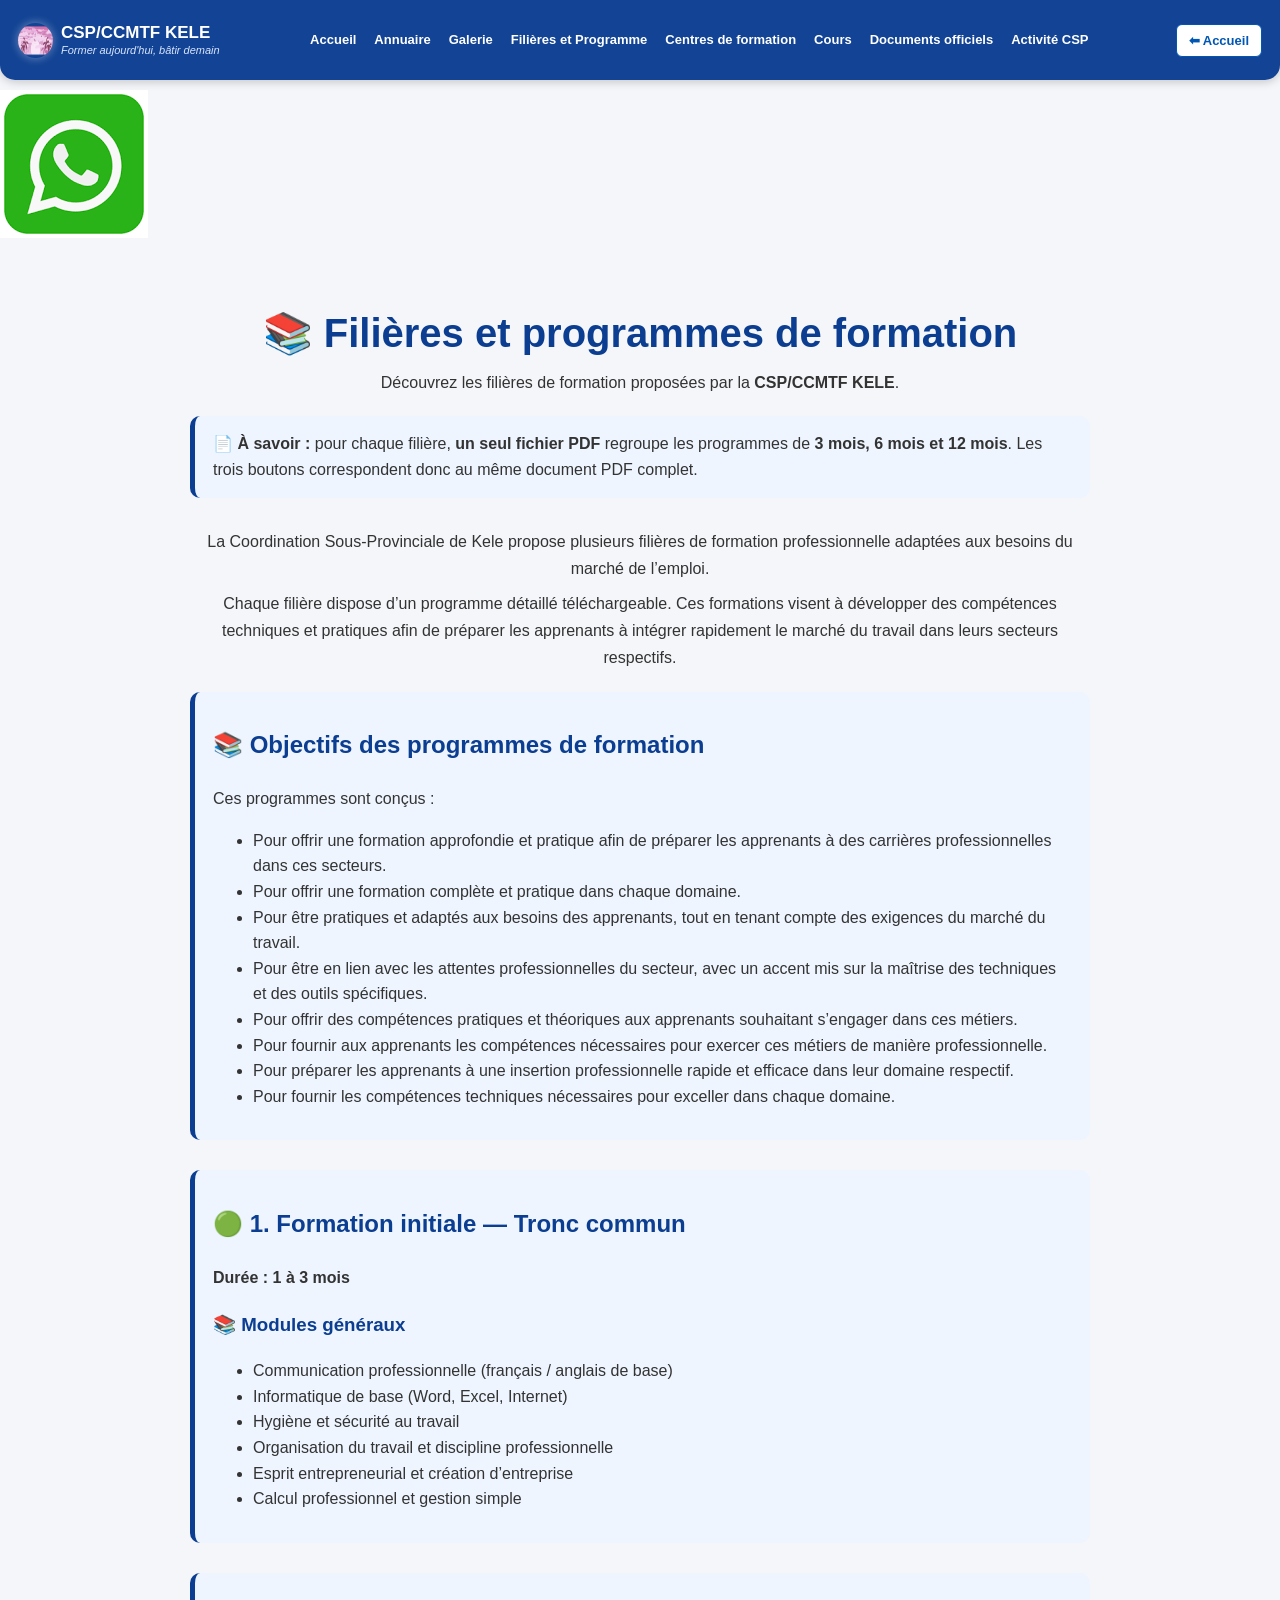
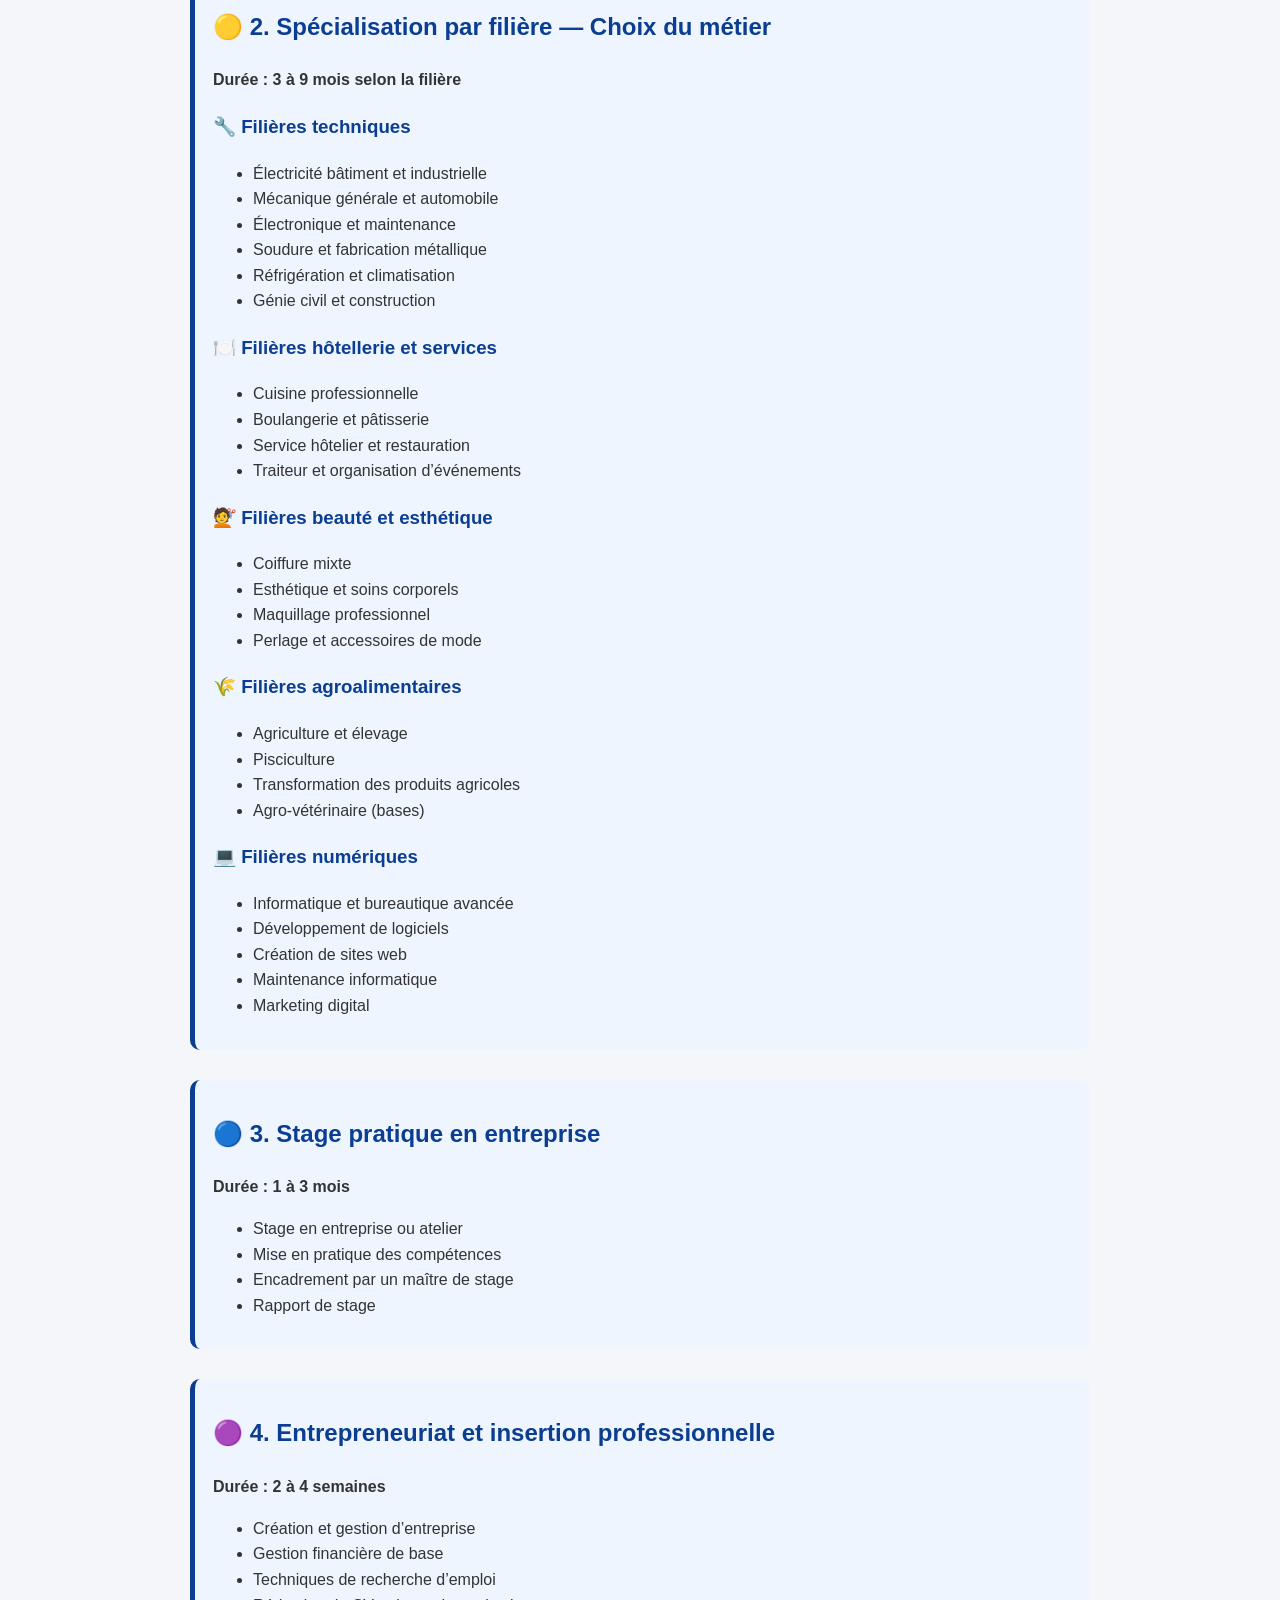
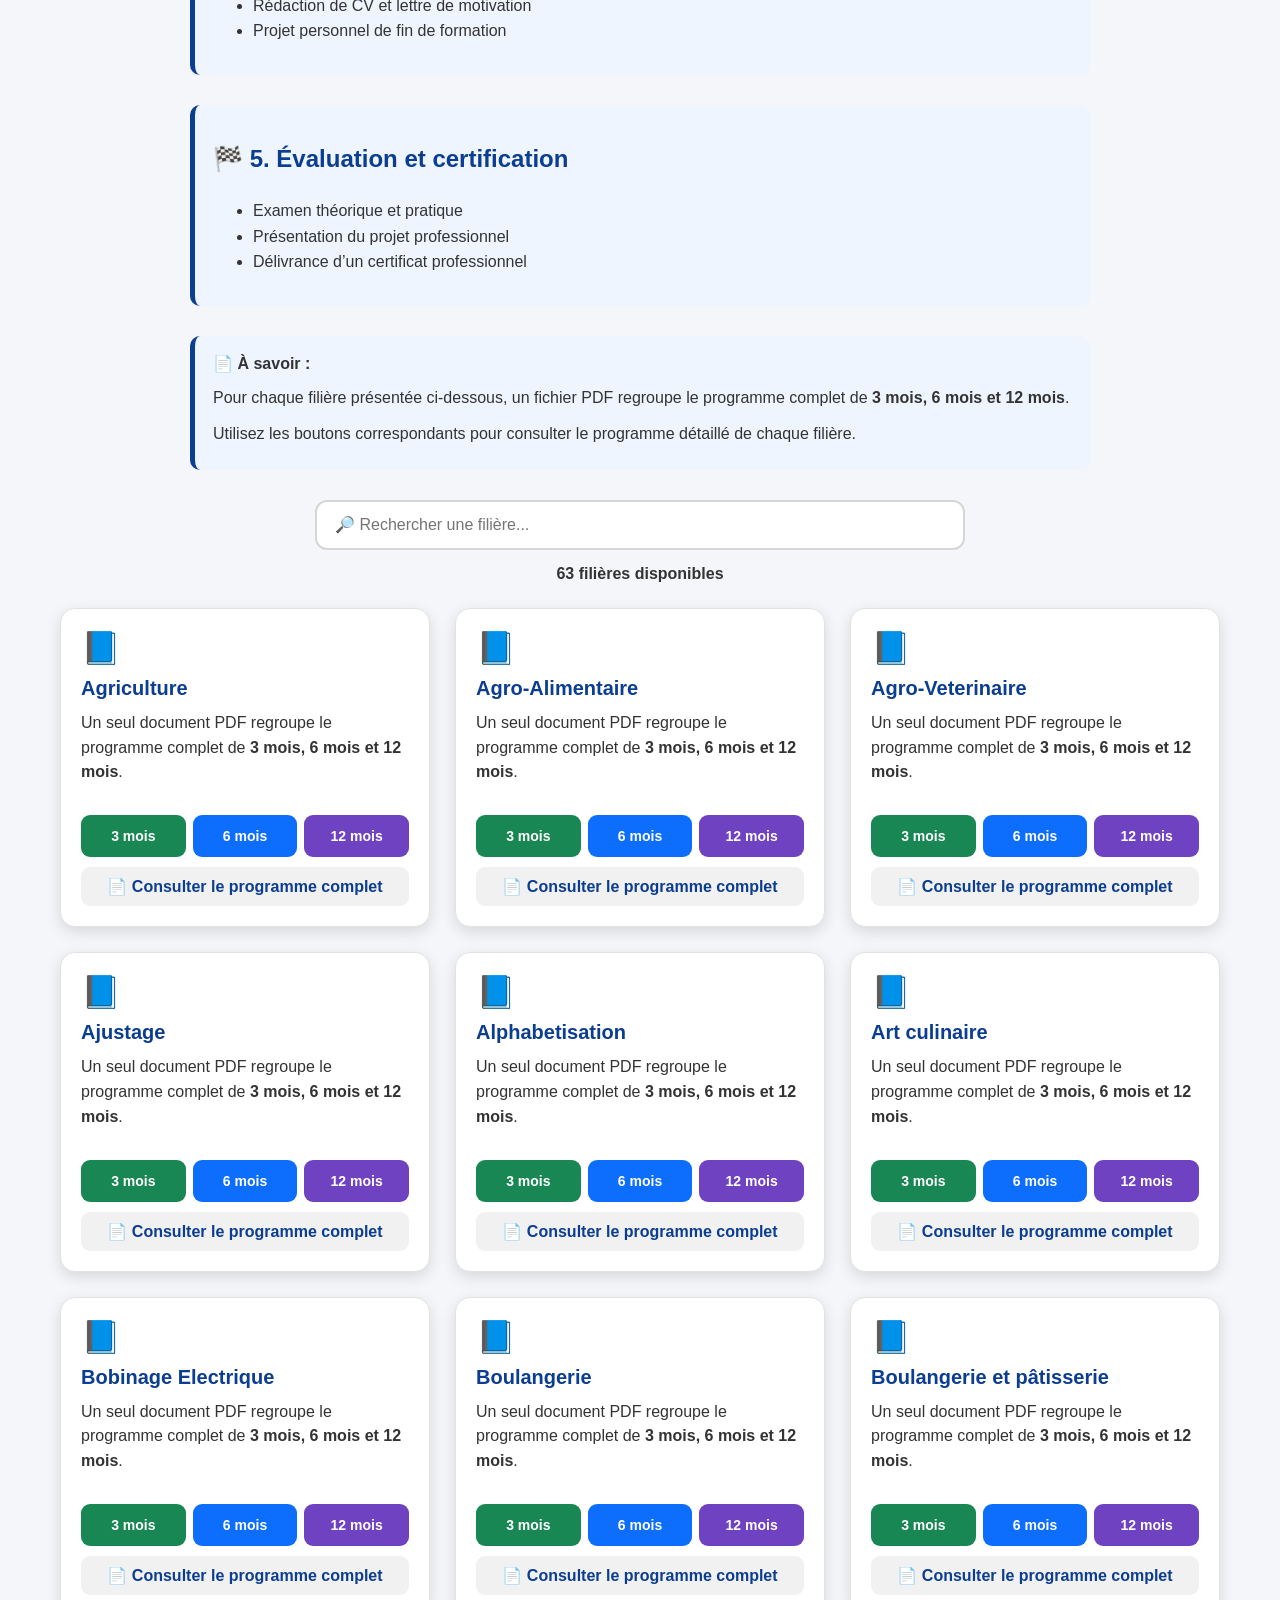
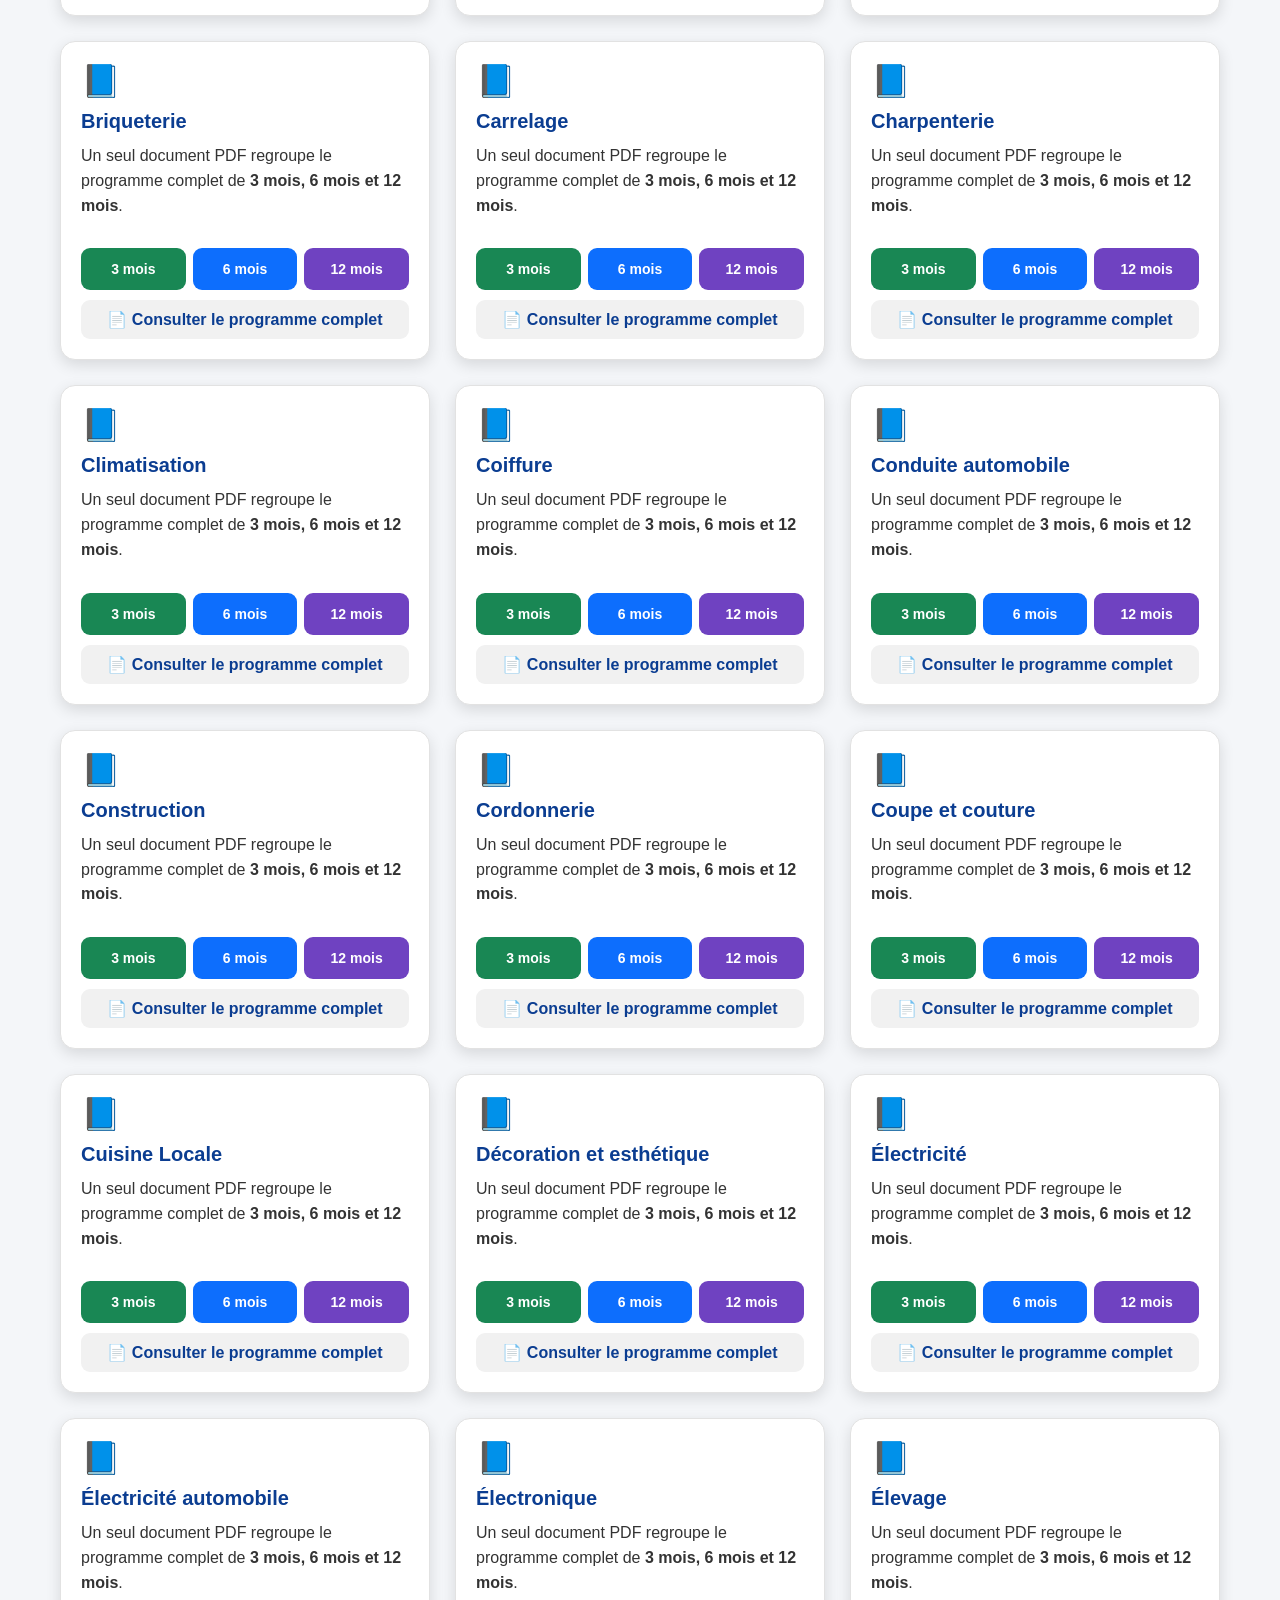
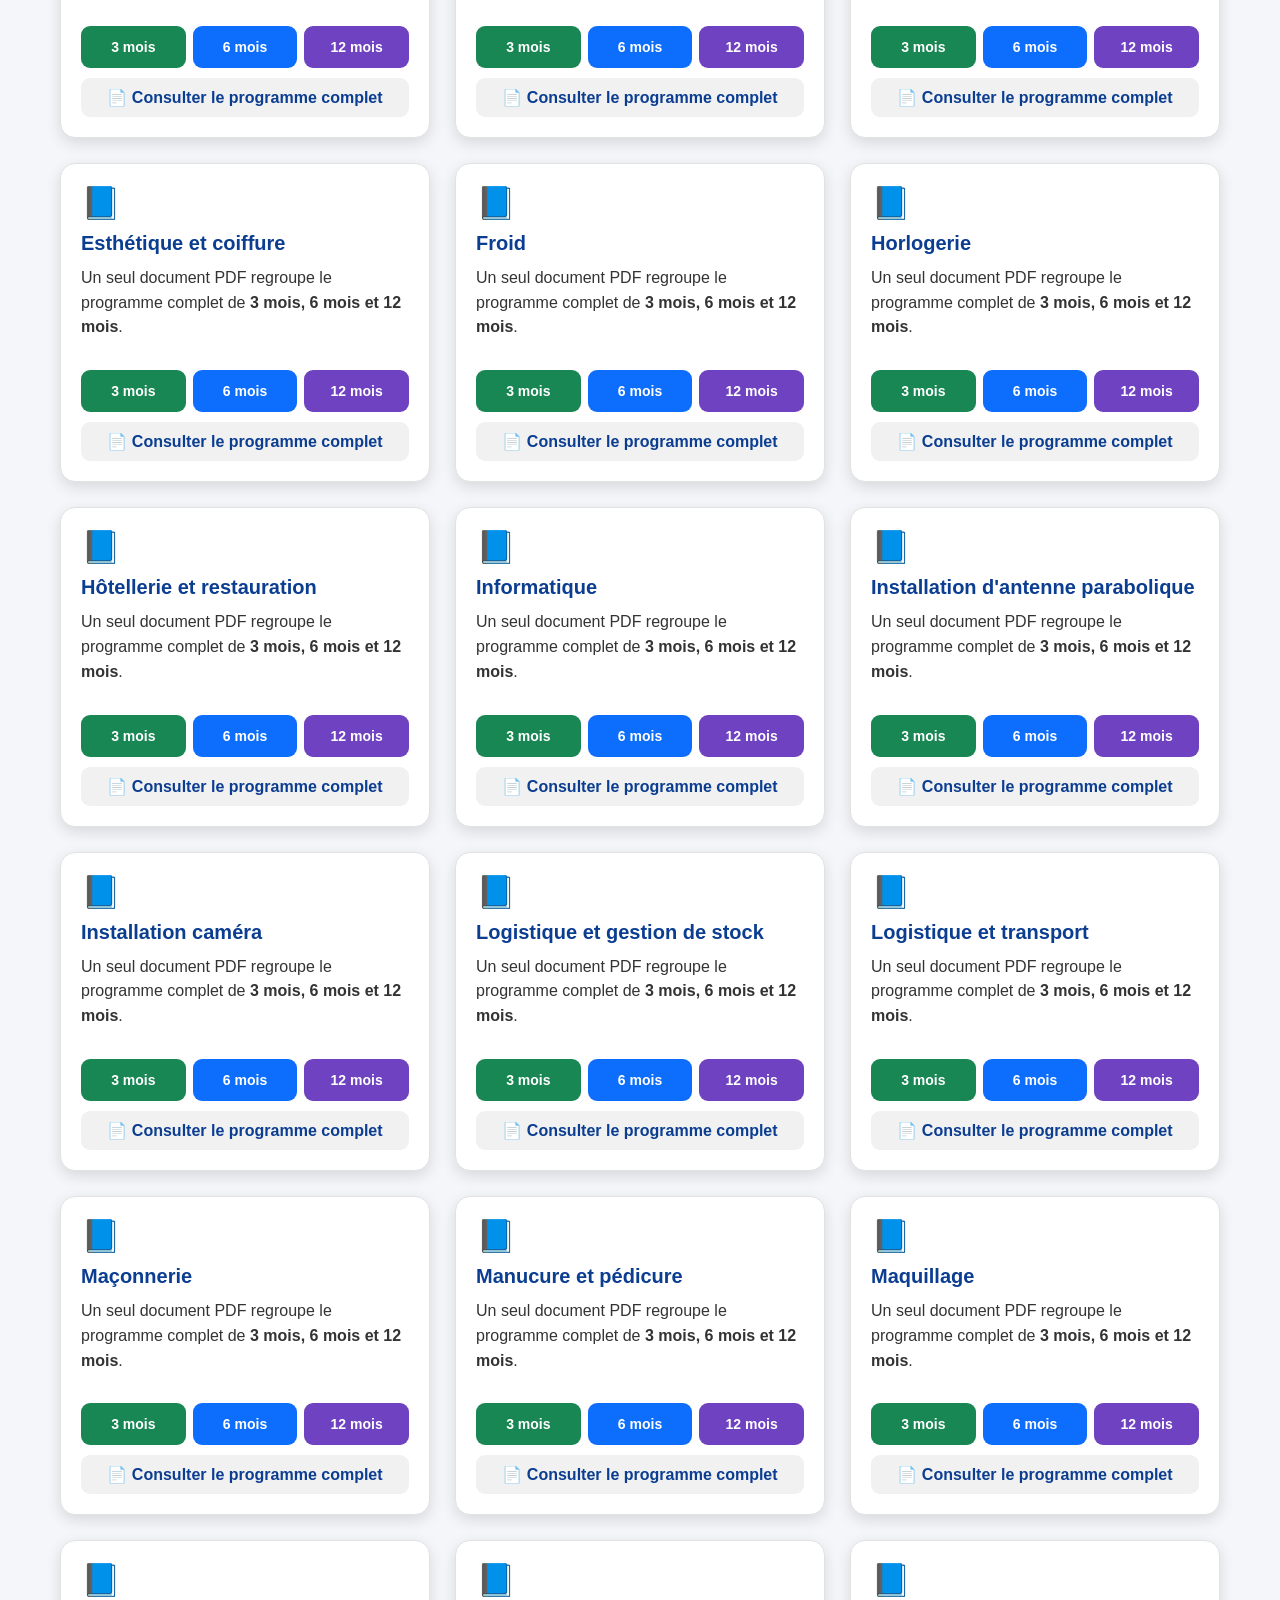
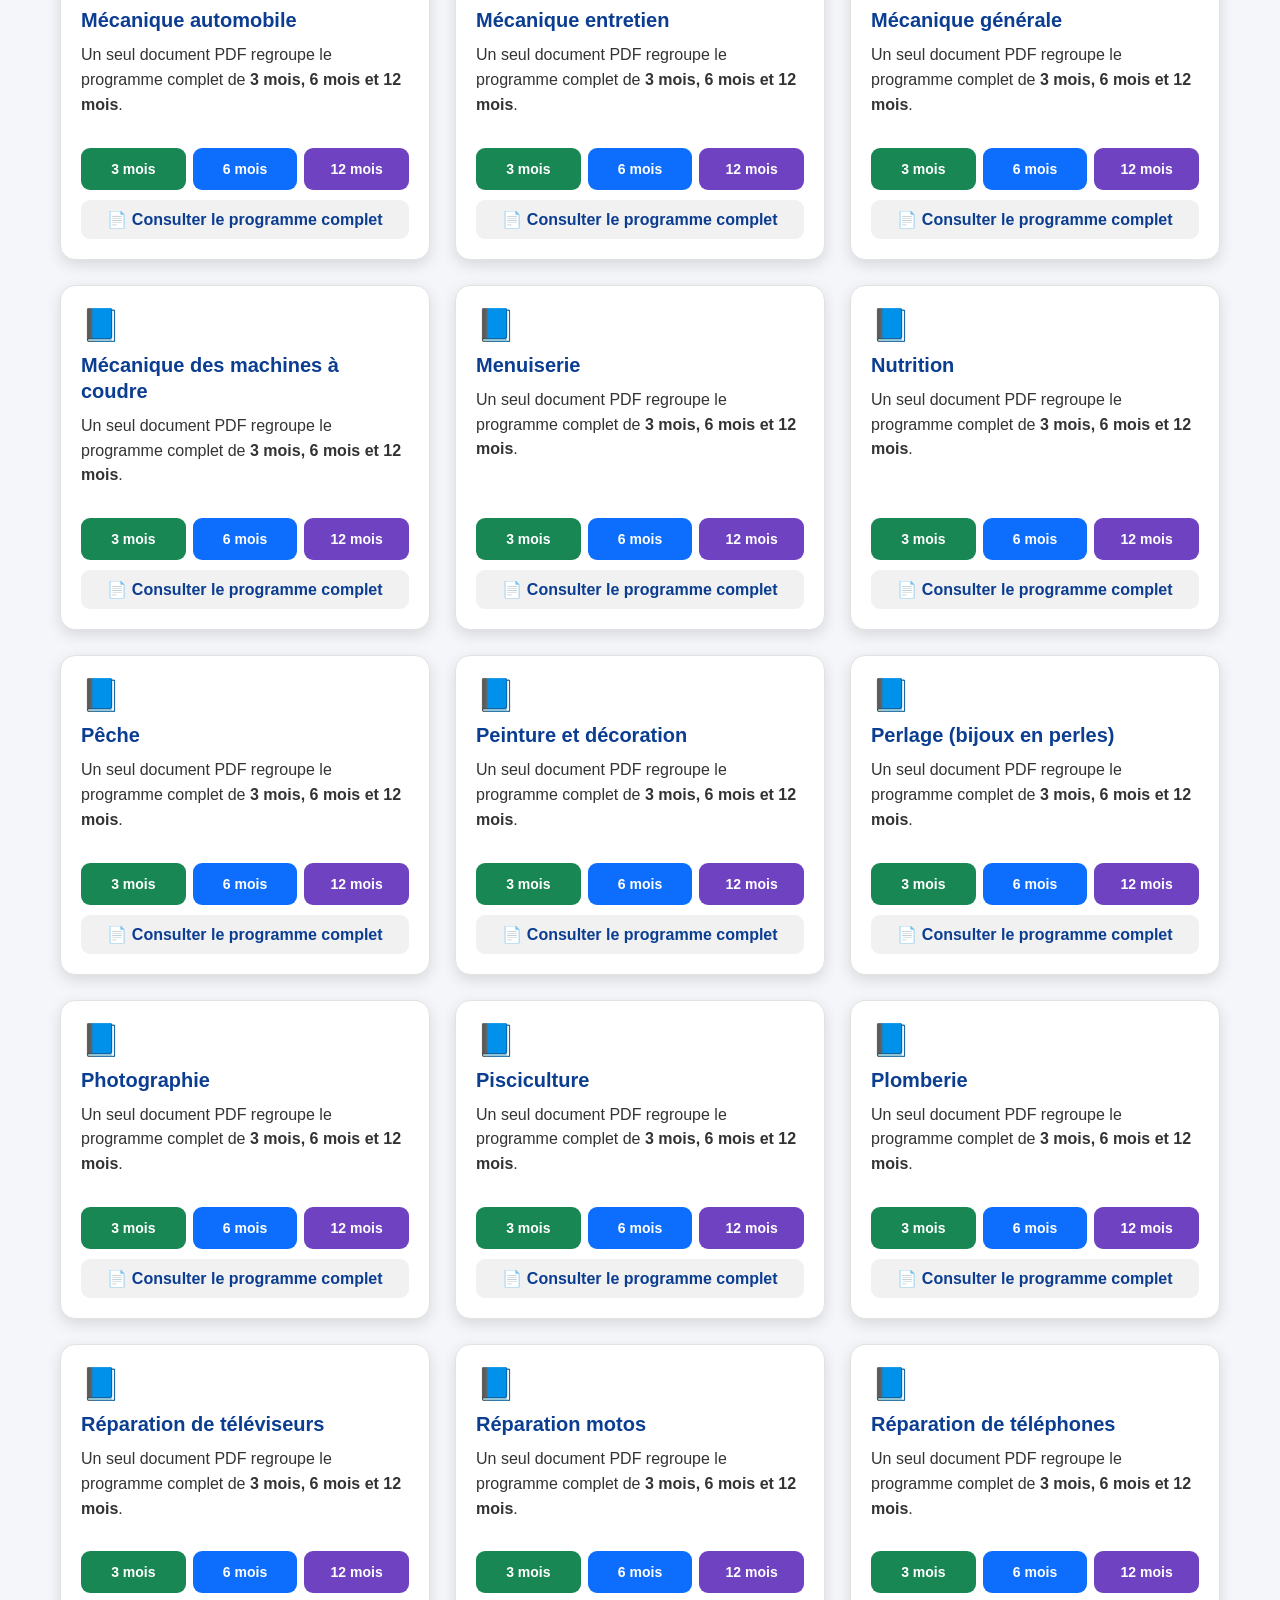
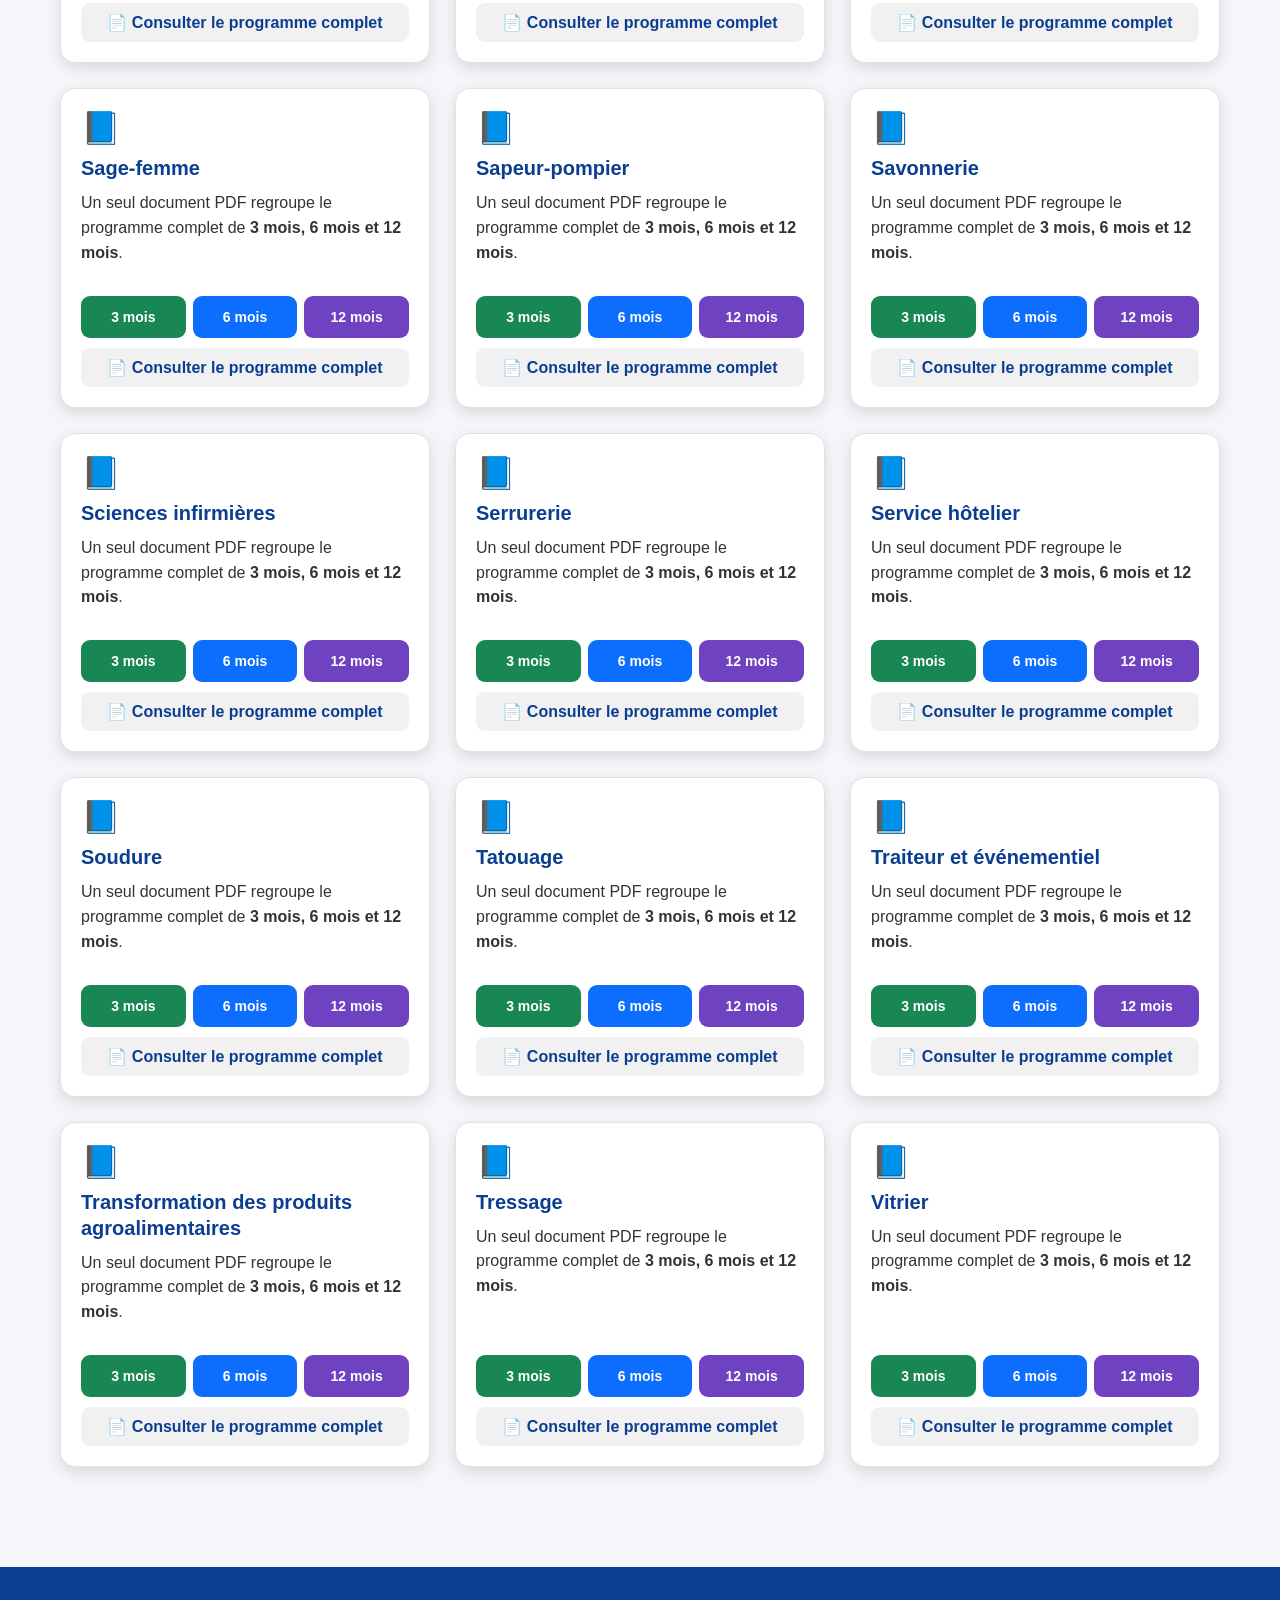
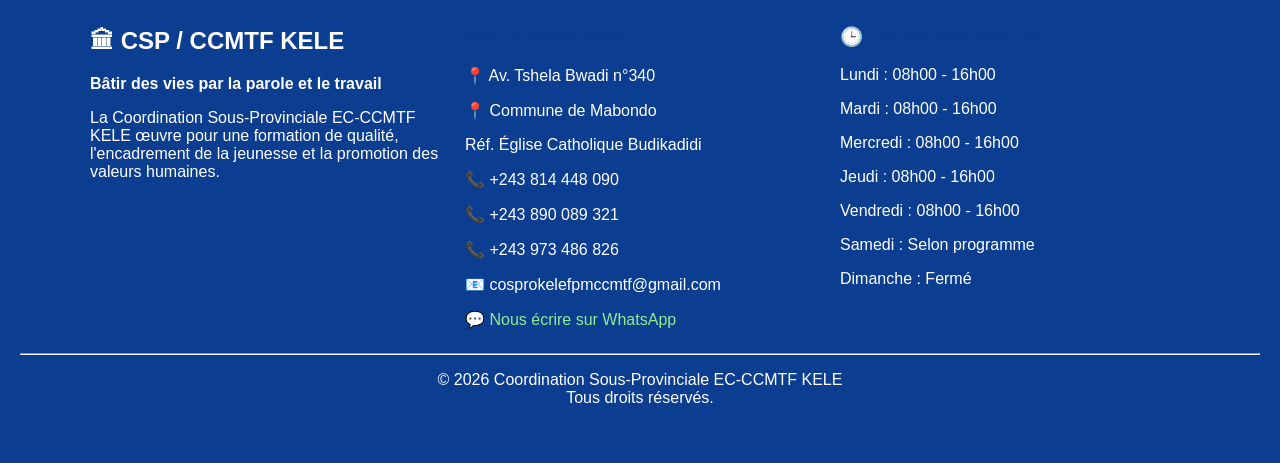
<file: filieres.html>
<!DOCTYPE html>
<html lang="fr">
<head>
    <meta charset="UTF-8">
    <meta name="viewport" content="width=device-width, initial-scale=1.0">
    <meta name="description" content="Filières et programmes de formation de la CSP/CCMTF KELE.">
    <meta name="theme-color" content="#ffffff">
    <title>Filières et programmes — CSP/CCMTF KELE</title>

    <link rel="stylesheet" href="style.css">
    <link rel="manifest" href="manifest.json">

    <style>
        /* =========================================================
           PAGE FILIERES — intégrée au site CSP/CCMTF KELE
           ========================================================= */

        .filieres-page {
            width: min(1200px, 94%);
            margin: 0 auto;
            padding: 35px 0 60px;
        }

        .filieres-intro {
            text-align: center;
            margin: 10px auto 30px;
            max-width: 900px;
        }

        .filieres-intro h1 {
            color: #0b3d91;
            margin-bottom: 12px;
            font-size: clamp(28px, 4vw, 40px);
        }

        .filieres-intro p {
            line-height: 1.7;
            margin: 8px auto;
        }

        .notice-programme {
            margin: 20px auto 30px;
            max-width: 900px;
            padding: 15px 18px;
            border-left: 5px solid #0b3d91;
            background: #eef5ff;
            border-radius: 10px;
            line-height: 1.6;
            text-align: left;
        }

        .filieres-recherche {
            display: flex;
            justify-content: center;
            margin: 0 auto 15px;
        }

        #recherche-filiere {
            width: min(650px, 100%);
            box-sizing: border-box;
            padding: 14px 18px;
            border: 2px solid #d6d6d6;
            border-radius: 12px;
            font-size: 16px;
            outline: none;
            background: #fff;
        }

        #recherche-filiere:focus {
            border-color: #0b3d91;
            box-shadow: 0 0 0 3px rgba(11,61,145,.10);
        }

        .filieres-compteur {
            text-align: center;
            font-weight: bold;
            margin: 0 0 25px;
        }

        .filieres-grid {
            display: grid;
            grid-template-columns: repeat(3, minmax(0, 1fr));
            gap: 20px;
        }

        .filiere-card {
            background: #ffffff;
            border-radius: 16px;
            padding: 20px;
            border: 1px solid #e2e2e2;
            box-shadow: 0 5px 18px rgba(0,0,0,.08);
            display: flex;
            flex-direction: column;
            min-width: 0;
            transition: transform .2s ease, box-shadow .2s ease;
        }

        .filiere-card:hover {
            transform: translateY(-3px);
            box-shadow: 0 9px 24px rgba(0,0,0,.12);
        }

        .filiere-icon {
            font-size: 32px;
            margin-bottom: 8px;
        }

        .filiere-card h2 {
            color: #0b3d91;
            font-size: 20px;
            line-height: 1.3;
            margin: 0 0 10px;
        }

        .filiere-card p {
            line-height: 1.55;
            margin: 0 0 15px;
            flex: 1;
        }

        .programme-actions {
            display: grid;
            grid-template-columns: repeat(3, 1fr);
            gap: 7px;
            margin-bottom: 10px;
        }

        .btn-programme {
            min-height: 42px;
            display: flex;
            align-items: center;
            justify-content: center;
            border-radius: 9px;
            color: #fff !important;
            text-decoration: none !important;
            font-weight: 700;
            font-size: 14px;
            text-align: center;
            transition: filter .2s ease, transform .2s ease;
        }

        .btn-programme:hover {
            filter: brightness(.90);
            transform: translateY(-1px);
        }

        .trois { background: #198754; }
        .six { background: #0d6efd; }
        .douze { background: #6f42c1; }

        .consulter {
            display: block;
            text-align: center;
            padding: 10px 8px;
            border-radius: 9px;
            background: #f1f1f1;
            color: #0b3d91 !important;
            text-decoration: none !important;
            font-weight: 700;
        }

        .consulter:hover {
            background: #e5e5e5;
        }

        .filiere-card.masquee {
            display: none;
        }

        #aucun-resultat {
            display: none;
            grid-column: 1 / -1;
            text-align: center;
            padding: 35px;
            background: #fff;
            border-radius: 12px;
        }

        #aucun-resultat.visible {
            display: block;
        }

        /* Bouton retour en haut */
        #retour-haut {
            position: fixed;
            bottom: 95px;
            right: 20px;
            width: 55px;
            height: 55px;
            background: #0056b3;
            color: white;
            text-decoration: none;
            border-radius: 50%;
            display: none;
            justify-content: center;
            align-items: center;
            font-size: 28px;
            font-weight: bold;
            box-shadow: 0 4px 10px rgba(0,0,0,.3);
            z-index: 1000;
        }

        @media (max-width: 950px) {
            .filieres-grid {
                grid-template-columns: repeat(2, minmax(0, 1fr));
            }
        }

        @media (max-width: 650px) {
            .filieres-page {
                width: 94%;
                padding-top: 25px;
            }

            .filieres-grid {
                grid-template-columns: 1fr;
            }

            .programme-actions {
                gap: 6px;
            }

            .btn-programme {
                font-size: 13px;
            }

            #retour-haut {
                right: 15px;
                bottom: 90px;
                width: 48px;
                height: 48px;
            }
        }
    </style>

<style>
/* =========================================================
   STYLES FILIÈRES — AJOUT LOCAL
   ========================================================= */
.filieres-page {
    width: 100%;
    max-width: 1200px;
    margin: 0 auto;
    padding: 35px 20px 60px;
}
.filieres-intro {
    text-align: center;
    max-width: 900px;
    margin: 0 auto 30px;
}
.filieres-intro h1 {
    color: #0b3d91;
    font-size: clamp(28px, 4vw, 40px);
    margin-bottom: 12px;
}
.filieres-intro p { line-height: 1.7; }
.notice-programme {
    margin: 20px auto 30px;
    padding: 15px 18px;
    border-left: 5px solid #0b3d91;
    background: #eef5ff;
    border-radius: 10px;
    line-height: 1.6;
    text-align: left;
}
.filieres-recherche {
    display: flex;
    justify-content: center;
    margin-bottom: 15px;
}
#recherche-filiere {
    width: min(650px, 100%);
    padding: 14px 18px;
    border: 2px solid #d6d6d6;
    border-radius: 12px;
    font-size: 16px;
    box-sizing: border-box;
}
.filieres-compteur {
    text-align: center;
    font-weight: bold;
    margin-bottom: 25px;
}
.filieres-grid {
    display: grid;
    grid-template-columns: repeat(auto-fit, minmax(280px, 1fr));
    gap: 25px;
}
.filiere-card {
    background: white;
    border-radius: 15px;
    padding: 20px;
    border: 1px solid #e2e2e2;
    box-shadow: 0 5px 15px rgba(0,0,0,.12);
    display: flex;
    flex-direction: column;
}
.filiere-card:hover {
    transform: translateY(-5px);
}
.filiere-icon { font-size: 32px; margin-bottom: 8px; }
.filiere-card h2 { color: #0b3d91; font-size: 20px; margin: 0 0 10px; }
.filiere-card p { line-height: 1.55; flex: 1; }
.programme-actions {
    display: grid;
    grid-template-columns: repeat(3, 1fr);
    gap: 7px;
    margin: 15px 0 10px;
}
.btn-programme {
    display: flex;
    align-items: center;
    justify-content: center;
    min-height: 42px;
    border-radius: 9px;
    color: white !important;
    font-weight: bold;
    font-size: 14px;
}
.trois { background: #198754; }
.six { background: #0d6efd; }
.douze { background: #6f42c1; }
.consulter {
    display: block;
    text-align: center;
    padding: 10px;
    border-radius: 9px;
    background: #f1f1f1;
    color: #0b3d91 !important;
    font-weight: bold;
}
.filiere-card.masquee { display: none; }
#aucun-resultat {
    display: none;
    grid-column: 1 / -1;
    text-align: center;
    padding: 35px;
    background: white;
    border-radius: 12px;
}
#aucun-resultat.visible { display: block; }

@media screen and (max-width: 768px) {
    .filieres-page { padding: 25px 15px 45px; }
    .filieres-grid { grid-template-columns: 1fr; gap: 18px; }
}
.retour{
    display:inline-block;
    background:white;
    color:#0056b3;
    padding:8px 16px;
    margin-left:15px;
    border-radius:6px;
    text-decoration:none;
    font-weight:bold;
    border:1px solid #0056b3;
    transition:0.3s;
}

.retour:hover{
    background:yellow;
    color:#0056b3;
}
</style>

</head>

<body>

<!-- ===================== NAVIGATION DU SITE ===================== -->
<nav class="navbar">
    <div class="logo">
        <img src="banner2.png" alt="Logo CSP/CCMTF KELE">
        <div class="logo-text">
            <span>CSP/CCMTF KELE</span>
            <small>Former aujourd'hui, bâtir demain</small>
        </div>
    </div>

    <button class="menu-toggle" id="menu-toggle" type="button" aria-label="Ouvrir le menu">
        ☰
    </button>

    <ul class="menu" id="menu">
        <li><a href="index.html#accueil">Accueil</a></li>
        <li><a href="annuaire.html">Annuaire</a></li>
        <li><a href="index.html#galerie">Galerie</a></li>
        <li><a href="filieres.html" aria-current="page">Filières et Programme</a></li>
        <li><a href="centres.html">Centres de formation</a></li>
        <li><a href="cours.html">Cours</a></li>
        <li><a href="documents-officiels.html">Documents officiels</a></li>
        <li><a href="activites.html">Activité CSP</a></li>
      </ul>

    <a href="index.html" class="retour">
        ⬅ Accueil
    </a>

</nav>

<!-- ===================== BOUTON WHATSAPP ===================== -->
<a href="https://wa.me/243814448090" class="whatsapp" target="_blank" rel="noopener noreferrer" aria-label="Nous écrire sur WhatsApp">
    <img src="IMG9.png" alt="WhatsApp">
</a>

<!-- ===================== CONTENU FILIERES ===================== -->
<main class="filieres-page">

    <section class="filieres-intro">
        <h1>📚 Filières et programmes de formation</h1>

        <p>
            Découvrez les filières de formation proposées par la
            <strong>CSP/CCMTF KELE</strong>.
        </p>

        <div class="notice-programme">
            <strong>📄 À savoir :</strong>
            pour chaque filière, <strong>un seul fichier PDF</strong> regroupe
            les programmes de <strong>3 mois, 6 mois et 12 mois</strong>.
            Les trois boutons correspondent donc au même document PDF complet.
        </div>
    </section>
     <section class="filieres-intro">

    <p>
        La Coordination Sous-Provinciale de Kele propose plusieurs filières
        de formation professionnelle adaptées aux besoins du marché de l’emploi.
    </p>

    <p>
        Chaque filière dispose d’un programme détaillé téléchargeable.
        Ces formations visent à développer des compétences techniques et
        pratiques afin de préparer les apprenants à intégrer rapidement
        le marché du travail dans leurs secteurs respectifs.
    </p>

    <div class="notice-programme">

        <h2>📚 Objectifs des programmes de formation</h2>

        <p>Ces programmes sont conçus :</p>

        <ul>
            <li>
                Pour offrir une formation approfondie et pratique afin de
                préparer les apprenants à des carrières professionnelles
                dans ces secteurs.
            </li>

            <li>
                Pour offrir une formation complète et pratique dans chaque domaine.
            </li>

            <li>
                Pour être pratiques et adaptés aux besoins des apprenants,
                tout en tenant compte des exigences du marché du travail.
            </li>

            <li>
                Pour être en lien avec les attentes professionnelles du secteur,
                avec un accent mis sur la maîtrise des techniques et des outils
                spécifiques.
            </li>

            <li>
                Pour offrir des compétences pratiques et théoriques aux apprenants
                souhaitant s’engager dans ces métiers.
            </li>

            <li>
                Pour fournir aux apprenants les compétences nécessaires pour
                exercer ces métiers de manière professionnelle.
            </li>

            <li>
                Pour préparer les apprenants à une insertion professionnelle
                rapide et efficace dans leur domaine respectif.
            </li>

            <li>
                Pour fournir les compétences techniques nécessaires pour
                exceller dans chaque domaine.
            </li>
        </ul>

    </div>

    <div class="notice-programme">

        <h2>🟢 1. Formation initiale — Tronc commun</h2>

        <p><strong>Durée : 1 à 3 mois</strong></p>

        <h3>📚 Modules généraux</h3>

        <ul>
            <li>Communication professionnelle (français / anglais de base)</li>
            <li>Informatique de base (Word, Excel, Internet)</li>
            <li>Hygiène et sécurité au travail</li>
            <li>Organisation du travail et discipline professionnelle</li>
            <li>Esprit entrepreneurial et création d’entreprise</li>
            <li>Calcul professionnel et gestion simple</li>
        </ul>

    </div>

    <div class="notice-programme">

        <h2>🟡 2. Spécialisation par filière — Choix du métier</h2>

        <p><strong>Durée : 3 à 9 mois selon la filière</strong></p>

        <h3>🔧 Filières techniques</h3>
        <ul>
            <li>Électricité bâtiment et industrielle</li>
            <li>Mécanique générale et automobile</li>
            <li>Électronique et maintenance</li>
            <li>Soudure et fabrication métallique</li>
            <li>Réfrigération et climatisation</li>
            <li>Génie civil et construction</li>
        </ul>

        <h3>🍽️ Filières hôtellerie et services</h3>
        <ul>
            <li>Cuisine professionnelle</li>
            <li>Boulangerie et pâtisserie</li>
            <li>Service hôtelier et restauration</li>
            <li>Traiteur et organisation d’événements</li>
        </ul>

        <h3>💇 Filières beauté et esthétique</h3>
        <ul>
            <li>Coiffure mixte</li>
            <li>Esthétique et soins corporels</li>
            <li>Maquillage professionnel</li>
            <li>Perlage et accessoires de mode</li>
        </ul>

        <h3>🌾 Filières agroalimentaires</h3>
        <ul>
            <li>Agriculture et élevage</li>
            <li>Pisciculture</li>
            <li>Transformation des produits agricoles</li>
            <li>Agro-vétérinaire (bases)</li>
        </ul>

        <h3>💻 Filières numériques</h3>
        <ul>
            <li>Informatique et bureautique avancée</li>
            <li>Développement de logiciels</li>
            <li>Création de sites web</li>
            <li>Maintenance informatique</li>
            <li>Marketing digital</li>
        </ul>

    </div>

    <div class="notice-programme">

        <h2>🔵 3. Stage pratique en entreprise</h2>

        <p><strong>Durée : 1 à 3 mois</strong></p>

        <ul>
            <li>Stage en entreprise ou atelier</li>
            <li>Mise en pratique des compétences</li>
            <li>Encadrement par un maître de stage</li>
            <li>Rapport de stage</li>
        </ul>

    </div>

    <div class="notice-programme">

        <h2>🟣 4. Entrepreneuriat et insertion professionnelle</h2>

        <p><strong>Durée : 2 à 4 semaines</strong></p>

        <ul>
            <li>Création et gestion d’entreprise</li>
            <li>Gestion financière de base</li>
            <li>Techniques de recherche d’emploi</li>
            <li>Rédaction de CV et lettre de motivation</li>
            <li>Projet personnel de fin de formation</li>
        </ul>

    </div>

    <div class="notice-programme">

        <h2>🏁 5. Évaluation et certification</h2>

        <ul>
            <li>Examen théorique et pratique</li>
            <li>Présentation du projet professionnel</li>
            <li>Délivrance d’un certificat professionnel</li>
        </ul>

    </div>

    <div class="notice-programme">

        <strong>📄 À savoir :</strong>

        <p>
            Pour chaque filière présentée ci-dessous, un fichier PDF
            regroupe le programme complet de <strong>3 mois, 6 mois et
            12 mois</strong>.
        </p>

        <p>
            Utilisez les boutons correspondants pour consulter le programme
            détaillé de chaque filière.
        </p>

    </div>

</section>
    <div class="filieres-recherche">
        <input
            type="search"
            id="recherche-filiere"
            placeholder="🔎 Rechercher une filière..."
            aria-label="Rechercher une filière"
        >
    </div>

    <p class="filieres-compteur">
        <span id="nombre-resultats">63</span> filières disponibles
    </p>

    <section class="filieres-grid" id="liste-filieres">
        
      <article class="filiere-card" data-search="agriculture">
        <div class="filiere-icon">📘</div>
        <h2>Agriculture</h2>
        <p>Un seul document PDF regroupe le programme complet de <strong>3 mois, 6 mois et 12 mois</strong>.</p>

        <div class="programme-actions">
          <a class="btn-programme trois" href="AGRICULTURE.pdf" target="_blank" rel="noopener noreferrer">3 mois</a>
          <a class="btn-programme six" href="AGRICULTURE.pdf" target="_blank" rel="noopener noreferrer">6 mois</a>
          <a class="btn-programme douze" href="AGRICULTURE.pdf" target="_blank" rel="noopener noreferrer">12 mois</a>
        </div>

        <a class="consulter" href="AGRICULTURE.pdf" target="_blank" rel="noopener noreferrer">
          📄 Consulter le programme complet
        </a>
      </article>
    

      <article class="filiere-card" data-search="agro-alimentaire">
        <div class="filiere-icon">📘</div>
        <h2>Agro-Alimentaire</h2>
        <p>Un seul document PDF regroupe le programme complet de <strong>3 mois, 6 mois et 12 mois</strong>.</p>

        <div class="programme-actions">
          <a class="btn-programme trois" href="AGRO-ALIMENTAIRE.pdf" target="_blank" rel="noopener noreferrer">3 mois</a>
          <a class="btn-programme six" href="AGRO-ALIMENTAIRE.pdf" target="_blank" rel="noopener noreferrer">6 mois</a>
          <a class="btn-programme douze" href="AGRO-ALIMENTAIRE.pdf" target="_blank" rel="noopener noreferrer">12 mois</a>
        </div>

        <a class="consulter" href="AGRO-ALIMENTAIRE.pdf" target="_blank" rel="noopener noreferrer">
          📄 Consulter le programme complet
        </a>
      </article>
    

      <article class="filiere-card" data-search="agro-veterinaire">
        <div class="filiere-icon">📘</div>
        <h2>Agro-Veterinaire</h2>
        <p>Un seul document PDF regroupe le programme complet de <strong>3 mois, 6 mois et 12 mois</strong>.</p>

        <div class="programme-actions">
          <a class="btn-programme trois" href="AGRO-VETERINAIRE.pdf" target="_blank" rel="noopener noreferrer">3 mois</a>
          <a class="btn-programme six" href="AGRO-VETERINAIRE.pdf" target="_blank" rel="noopener noreferrer">6 mois</a>
          <a class="btn-programme douze" href="AGRO-VETERINAIRE.pdf" target="_blank" rel="noopener noreferrer">12 mois</a>
        </div>

        <a class="consulter" href="AGRO-VETERINAIRE.pdf" target="_blank" rel="noopener noreferrer">
          📄 Consulter le programme complet
        </a>
      </article>
    

      <article class="filiere-card" data-search="ajustage">
        <div class="filiere-icon">📘</div>
        <h2>Ajustage</h2>
        <p>Un seul document PDF regroupe le programme complet de <strong>3 mois, 6 mois et 12 mois</strong>.</p>

        <div class="programme-actions">
          <a class="btn-programme trois" href="AJUSTAGE.pdf" target="_blank" rel="noopener noreferrer">3 mois</a>
          <a class="btn-programme six" href="AJUSTAGE.pdf" target="_blank" rel="noopener noreferrer">6 mois</a>
          <a class="btn-programme douze" href="AJUSTAGE.pdf" target="_blank" rel="noopener noreferrer">12 mois</a>
        </div>

        <a class="consulter" href="AJUSTAGE.pdf" target="_blank" rel="noopener noreferrer">
          📄 Consulter le programme complet
        </a>
      </article>
    

      <article class="filiere-card" data-search="alphabetisation">
        <div class="filiere-icon">📘</div>
        <h2>Alphabetisation</h2>
        <p>Un seul document PDF regroupe le programme complet de <strong>3 mois, 6 mois et 12 mois</strong>.</p>

        <div class="programme-actions">
          <a class="btn-programme trois" href="ALPHABETISATION.pdf" target="_blank" rel="noopener noreferrer">3 mois</a>
          <a class="btn-programme six" href="ALPHABETISATION.pdf" target="_blank" rel="noopener noreferrer">6 mois</a>
          <a class="btn-programme douze" href="ALPHABETISATION.pdf" target="_blank" rel="noopener noreferrer">12 mois</a>
        </div>

        <a class="consulter" href="ALPHABETISATION.pdf" target="_blank" rel="noopener noreferrer">
          📄 Consulter le programme complet
        </a>
      </article>
    

      <article class="filiere-card" data-search="art culinaire">
        <div class="filiere-icon">📘</div>
        <h2>Art culinaire</h2>
        <p>Un seul document PDF regroupe le programme complet de <strong>3 mois, 6 mois et 12 mois</strong>.</p>

        <div class="programme-actions">
          <a class="btn-programme trois" href="ART%20CULINNAIRE.pdf" target="_blank" rel="noopener noreferrer">3 mois</a>
          <a class="btn-programme six" href="ART%20CULINNAIRE.pdf" target="_blank" rel="noopener noreferrer">6 mois</a>
          <a class="btn-programme douze" href="ART%20CULINNAIRE.pdf" target="_blank" rel="noopener noreferrer">12 mois</a>
        </div>

        <a class="consulter" href="ART%20CULINNAIRE.pdf" target="_blank" rel="noopener noreferrer">
          📄 Consulter le programme complet
        </a>
      </article>
    

      <article class="filiere-card" data-search="bobinage electrique">
        <div class="filiere-icon">📘</div>
        <h2>Bobinage Electrique</h2>
        <p>Un seul document PDF regroupe le programme complet de <strong>3 mois, 6 mois et 12 mois</strong>.</p>

        <div class="programme-actions">
          <a class="btn-programme trois" href="BOBINAGE%20ELECTRIQUE.pdf" target="_blank" rel="noopener noreferrer">3 mois</a>
          <a class="btn-programme six" href="BOBINAGE%20ELECTRIQUE.pdf" target="_blank" rel="noopener noreferrer">6 mois</a>
          <a class="btn-programme douze" href="BOBINAGE%20ELECTRIQUE.pdf" target="_blank" rel="noopener noreferrer">12 mois</a>
        </div>

        <a class="consulter" href="BOBINAGE%20ELECTRIQUE.pdf" target="_blank" rel="noopener noreferrer">
          📄 Consulter le programme complet
        </a>
      </article>
    

      <article class="filiere-card" data-search="boulangerie">
        <div class="filiere-icon">📘</div>
        <h2>Boulangerie</h2>
        <p>Un seul document PDF regroupe le programme complet de <strong>3 mois, 6 mois et 12 mois</strong>.</p>

        <div class="programme-actions">
          <a class="btn-programme trois" href="BOULANGERIE.pdf" target="_blank" rel="noopener noreferrer">3 mois</a>
          <a class="btn-programme six" href="BOULANGERIE.pdf" target="_blank" rel="noopener noreferrer">6 mois</a>
          <a class="btn-programme douze" href="BOULANGERIE.pdf" target="_blank" rel="noopener noreferrer">12 mois</a>
        </div>

        <a class="consulter" href="BOULANGERIE.pdf" target="_blank" rel="noopener noreferrer">
          📄 Consulter le programme complet
        </a>
      </article>
    

      <article class="filiere-card" data-search="boulangerie et pâtisserie">
        <div class="filiere-icon">📘</div>
        <h2>Boulangerie et pâtisserie</h2>
        <p>Un seul document PDF regroupe le programme complet de <strong>3 mois, 6 mois et 12 mois</strong>.</p>

        <div class="programme-actions">
          <a class="btn-programme trois" href="BOULANGERIE%20ET%20PATISSERIE.pdf" target="_blank" rel="noopener noreferrer">3 mois</a>
          <a class="btn-programme six" href="BOULANGERIE%20ET%20PATISSERIE.pdf" target="_blank" rel="noopener noreferrer">6 mois</a>
          <a class="btn-programme douze" href="BOULANGERIE%20ET%20PATISSERIE.pdf" target="_blank" rel="noopener noreferrer">12 mois</a>
        </div>

        <a class="consulter" href="BOULANGERIE%20ET%20PATISSERIE.pdf" target="_blank" rel="noopener noreferrer">
          📄 Consulter le programme complet
        </a>
      </article>
    

      <article class="filiere-card" data-search="briqueterie">
        <div class="filiere-icon">📘</div>
        <h2>Briqueterie</h2>
        <p>Un seul document PDF regroupe le programme complet de <strong>3 mois, 6 mois et 12 mois</strong>.</p>

        <div class="programme-actions">
          <a class="btn-programme trois" href="BRIQUETERIE.pdf" target="_blank" rel="noopener noreferrer">3 mois</a>
          <a class="btn-programme six" href="BRIQUETERIE.pdf" target="_blank" rel="noopener noreferrer">6 mois</a>
          <a class="btn-programme douze" href="BRIQUETERIE.pdf" target="_blank" rel="noopener noreferrer">12 mois</a>
        </div>

        <a class="consulter" href="BRIQUETERIE.pdf" target="_blank" rel="noopener noreferrer">
          📄 Consulter le programme complet
        </a>
      </article>
    

      <article class="filiere-card" data-search="carrelage">
        <div class="filiere-icon">📘</div>
        <h2>Carrelage</h2>
        <p>Un seul document PDF regroupe le programme complet de <strong>3 mois, 6 mois et 12 mois</strong>.</p>

        <div class="programme-actions">
          <a class="btn-programme trois" href="CARRELAGE.pdf" target="_blank" rel="noopener noreferrer">3 mois</a>
          <a class="btn-programme six" href="CARRELAGE.pdf" target="_blank" rel="noopener noreferrer">6 mois</a>
          <a class="btn-programme douze" href="CARRELAGE.pdf" target="_blank" rel="noopener noreferrer">12 mois</a>
        </div>

        <a class="consulter" href="CARRELAGE.pdf" target="_blank" rel="noopener noreferrer">
          📄 Consulter le programme complet
        </a>
      </article>
    

      <article class="filiere-card" data-search="charpenterie">
        <div class="filiere-icon">📘</div>
        <h2>Charpenterie</h2>
        <p>Un seul document PDF regroupe le programme complet de <strong>3 mois, 6 mois et 12 mois</strong>.</p>

        <div class="programme-actions">
          <a class="btn-programme trois" href="CHARPENTERIE.pdf" target="_blank" rel="noopener noreferrer">3 mois</a>
          <a class="btn-programme six" href="CHARPENTERIE.pdf" target="_blank" rel="noopener noreferrer">6 mois</a>
          <a class="btn-programme douze" href="CHARPENTERIE.pdf" target="_blank" rel="noopener noreferrer">12 mois</a>
        </div>

        <a class="consulter" href="CHARPENTERIE.pdf" target="_blank" rel="noopener noreferrer">
          📄 Consulter le programme complet
        </a>
      </article>
    

      <article class="filiere-card" data-search="climatisation">
        <div class="filiere-icon">📘</div>
        <h2>Climatisation</h2>
        <p>Un seul document PDF regroupe le programme complet de <strong>3 mois, 6 mois et 12 mois</strong>.</p>

        <div class="programme-actions">
          <a class="btn-programme trois" href="CLIMATISATION.pdf" target="_blank" rel="noopener noreferrer">3 mois</a>
          <a class="btn-programme six" href="CLIMATISATION.pdf" target="_blank" rel="noopener noreferrer">6 mois</a>
          <a class="btn-programme douze" href="CLIMATISATION.pdf" target="_blank" rel="noopener noreferrer">12 mois</a>
        </div>

        <a class="consulter" href="CLIMATISATION.pdf" target="_blank" rel="noopener noreferrer">
          📄 Consulter le programme complet
        </a>
      </article>
    

      <article class="filiere-card" data-search="coiffure">
        <div class="filiere-icon">📘</div>
        <h2>Coiffure</h2>
        <p>Un seul document PDF regroupe le programme complet de <strong>3 mois, 6 mois et 12 mois</strong>.</p>

        <div class="programme-actions">
          <a class="btn-programme trois" href="COIFURE.pdf" target="_blank" rel="noopener noreferrer">3 mois</a>
          <a class="btn-programme six" href="COIFURE.pdf" target="_blank" rel="noopener noreferrer">6 mois</a>
          <a class="btn-programme douze" href="COIFURE.pdf" target="_blank" rel="noopener noreferrer">12 mois</a>
        </div>

        <a class="consulter" href="COIFURE.pdf" target="_blank" rel="noopener noreferrer">
          📄 Consulter le programme complet
        </a>
      </article>
    

      <article class="filiere-card" data-search="conduite automobile">
        <div class="filiere-icon">📘</div>
        <h2>Conduite automobile</h2>
        <p>Un seul document PDF regroupe le programme complet de <strong>3 mois, 6 mois et 12 mois</strong>.</p>

        <div class="programme-actions">
          <a class="btn-programme trois" href="CONDUITE%20AUTOMOBILE.pdf" target="_blank" rel="noopener noreferrer">3 mois</a>
          <a class="btn-programme six" href="CONDUITE%20AUTOMOBILE.pdf" target="_blank" rel="noopener noreferrer">6 mois</a>
          <a class="btn-programme douze" href="CONDUITE%20AUTOMOBILE.pdf" target="_blank" rel="noopener noreferrer">12 mois</a>
        </div>

        <a class="consulter" href="CONDUITE%20AUTOMOBILE.pdf" target="_blank" rel="noopener noreferrer">
          📄 Consulter le programme complet
        </a>
      </article>
    

      <article class="filiere-card" data-search="construction">
        <div class="filiere-icon">📘</div>
        <h2>Construction</h2>
        <p>Un seul document PDF regroupe le programme complet de <strong>3 mois, 6 mois et 12 mois</strong>.</p>

        <div class="programme-actions">
          <a class="btn-programme trois" href="CONSTRUCTION.pdf" target="_blank" rel="noopener noreferrer">3 mois</a>
          <a class="btn-programme six" href="CONSTRUCTION.pdf" target="_blank" rel="noopener noreferrer">6 mois</a>
          <a class="btn-programme douze" href="CONSTRUCTION.pdf" target="_blank" rel="noopener noreferrer">12 mois</a>
        </div>

        <a class="consulter" href="CONSTRUCTION.pdf" target="_blank" rel="noopener noreferrer">
          📄 Consulter le programme complet
        </a>
      </article>
    

      <article class="filiere-card" data-search="cordonnerie">
        <div class="filiere-icon">📘</div>
        <h2>Cordonnerie</h2>
        <p>Un seul document PDF regroupe le programme complet de <strong>3 mois, 6 mois et 12 mois</strong>.</p>

        <div class="programme-actions">
          <a class="btn-programme trois" href="COORDONNERIE.pdf" target="_blank" rel="noopener noreferrer">3 mois</a>
          <a class="btn-programme six" href="COORDONNERIE.pdf" target="_blank" rel="noopener noreferrer">6 mois</a>
          <a class="btn-programme douze" href="COORDONNERIE.pdf" target="_blank" rel="noopener noreferrer">12 mois</a>
        </div>

        <a class="consulter" href="COORDONNERIE.pdf" target="_blank" rel="noopener noreferrer">
          📄 Consulter le programme complet
        </a>
      </article>
    

      <article class="filiere-card" data-search="coupe et couture">
        <div class="filiere-icon">📘</div>
        <h2>Coupe et couture</h2>
        <p>Un seul document PDF regroupe le programme complet de <strong>3 mois, 6 mois et 12 mois</strong>.</p>

        <div class="programme-actions">
          <a class="btn-programme trois" href="COUPE%20ET%20COUTURE.pdf" target="_blank" rel="noopener noreferrer">3 mois</a>
          <a class="btn-programme six" href="COUPE%20ET%20COUTURE.pdf" target="_blank" rel="noopener noreferrer">6 mois</a>
          <a class="btn-programme douze" href="COUPE%20ET%20COUTURE.pdf" target="_blank" rel="noopener noreferrer">12 mois</a>
        </div>

        <a class="consulter" href="COUPE%20ET%20COUTURE.pdf" target="_blank" rel="noopener noreferrer">
          📄 Consulter le programme complet
        </a>
      </article>
    

      <article class="filiere-card" data-search="cuisine locale">
        <div class="filiere-icon">📘</div>
        <h2>Cuisine Locale</h2>
        <p>Un seul document PDF regroupe le programme complet de <strong>3 mois, 6 mois et 12 mois</strong>.</p>

        <div class="programme-actions">
          <a class="btn-programme trois" href="CUISINE%20LOCALE.pdf" target="_blank" rel="noopener noreferrer">3 mois</a>
          <a class="btn-programme six" href="CUISINE%20LOCALE.pdf" target="_blank" rel="noopener noreferrer">6 mois</a>
          <a class="btn-programme douze" href="CUISINE%20LOCALE.pdf" target="_blank" rel="noopener noreferrer">12 mois</a>
        </div>

        <a class="consulter" href="CUISINE%20LOCALE.pdf" target="_blank" rel="noopener noreferrer">
          📄 Consulter le programme complet
        </a>
      </article>
    

      <article class="filiere-card" data-search="décoration et esthétique">
        <div class="filiere-icon">📘</div>
        <h2>Décoration et esthétique</h2>
        <p>Un seul document PDF regroupe le programme complet de <strong>3 mois, 6 mois et 12 mois</strong>.</p>

        <div class="programme-actions">
          <a class="btn-programme trois" href="DECORATION%20ET%20ESTHETIQUE.pdf" target="_blank" rel="noopener noreferrer">3 mois</a>
          <a class="btn-programme six" href="DECORATION%20ET%20ESTHETIQUE.pdf" target="_blank" rel="noopener noreferrer">6 mois</a>
          <a class="btn-programme douze" href="DECORATION%20ET%20ESTHETIQUE.pdf" target="_blank" rel="noopener noreferrer">12 mois</a>
        </div>

        <a class="consulter" href="DECORATION%20ET%20ESTHETIQUE.pdf" target="_blank" rel="noopener noreferrer">
          📄 Consulter le programme complet
        </a>
      </article>
    

      <article class="filiere-card" data-search="électricité">
        <div class="filiere-icon">📘</div>
        <h2>Électricité</h2>
        <p>Un seul document PDF regroupe le programme complet de <strong>3 mois, 6 mois et 12 mois</strong>.</p>

        <div class="programme-actions">
          <a class="btn-programme trois" href="ELECTRICITE.pdf" target="_blank" rel="noopener noreferrer">3 mois</a>
          <a class="btn-programme six" href="ELECTRICITE.pdf" target="_blank" rel="noopener noreferrer">6 mois</a>
          <a class="btn-programme douze" href="ELECTRICITE.pdf" target="_blank" rel="noopener noreferrer">12 mois</a>
        </div>

        <a class="consulter" href="ELECTRICITE.pdf" target="_blank" rel="noopener noreferrer">
          📄 Consulter le programme complet
        </a>
      </article>
    

      <article class="filiere-card" data-search="électricité automobile">
        <div class="filiere-icon">📘</div>
        <h2>Électricité automobile</h2>
        <p>Un seul document PDF regroupe le programme complet de <strong>3 mois, 6 mois et 12 mois</strong>.</p>

        <div class="programme-actions">
          <a class="btn-programme trois" href="ELECTRICITE%20AUTOMOBILE.pdf" target="_blank" rel="noopener noreferrer">3 mois</a>
          <a class="btn-programme six" href="ELECTRICITE%20AUTOMOBILE.pdf" target="_blank" rel="noopener noreferrer">6 mois</a>
          <a class="btn-programme douze" href="ELECTRICITE%20AUTOMOBILE.pdf" target="_blank" rel="noopener noreferrer">12 mois</a>
        </div>

        <a class="consulter" href="ELECTRICITE%20AUTOMOBILE.pdf" target="_blank" rel="noopener noreferrer">
          📄 Consulter le programme complet
        </a>
      </article>
    

      <article class="filiere-card" data-search="électronique">
        <div class="filiere-icon">📘</div>
        <h2>Électronique</h2>
        <p>Un seul document PDF regroupe le programme complet de <strong>3 mois, 6 mois et 12 mois</strong>.</p>

        <div class="programme-actions">
          <a class="btn-programme trois" href="ELECTRONIQUE.pdf" target="_blank" rel="noopener noreferrer">3 mois</a>
          <a class="btn-programme six" href="ELECTRONIQUE.pdf" target="_blank" rel="noopener noreferrer">6 mois</a>
          <a class="btn-programme douze" href="ELECTRONIQUE.pdf" target="_blank" rel="noopener noreferrer">12 mois</a>
        </div>

        <a class="consulter" href="ELECTRONIQUE.pdf" target="_blank" rel="noopener noreferrer">
          📄 Consulter le programme complet
        </a>
      </article>
    

      <article class="filiere-card" data-search="élevage">
        <div class="filiere-icon">📘</div>
        <h2>Élevage</h2>
        <p>Un seul document PDF regroupe le programme complet de <strong>3 mois, 6 mois et 12 mois</strong>.</p>

        <div class="programme-actions">
          <a class="btn-programme trois" href="ELEVAGE.pdf" target="_blank" rel="noopener noreferrer">3 mois</a>
          <a class="btn-programme six" href="ELEVAGE.pdf" target="_blank" rel="noopener noreferrer">6 mois</a>
          <a class="btn-programme douze" href="ELEVAGE.pdf" target="_blank" rel="noopener noreferrer">12 mois</a>
        </div>

        <a class="consulter" href="ELEVAGE.pdf" target="_blank" rel="noopener noreferrer">
          📄 Consulter le programme complet
        </a>
      </article>
    

      <article class="filiere-card" data-search="esthétique et coiffure">
        <div class="filiere-icon">📘</div>
        <h2>Esthétique et coiffure</h2>
        <p>Un seul document PDF regroupe le programme complet de <strong>3 mois, 6 mois et 12 mois</strong>.</p>

        <div class="programme-actions">
          <a class="btn-programme trois" href="ESTHETIQUE%20ET%20COIFFURE.pdf" target="_blank" rel="noopener noreferrer">3 mois</a>
          <a class="btn-programme six" href="ESTHETIQUE%20ET%20COIFFURE.pdf" target="_blank" rel="noopener noreferrer">6 mois</a>
          <a class="btn-programme douze" href="ESTHETIQUE%20ET%20COIFFURE.pdf" target="_blank" rel="noopener noreferrer">12 mois</a>
        </div>

        <a class="consulter" href="ESTHETIQUE%20ET%20COIFFURE.pdf" target="_blank" rel="noopener noreferrer">
          📄 Consulter le programme complet
        </a>
      </article>
    

      <article class="filiere-card" data-search="froid">
        <div class="filiere-icon">📘</div>
        <h2>Froid</h2>
        <p>Un seul document PDF regroupe le programme complet de <strong>3 mois, 6 mois et 12 mois</strong>.</p>

        <div class="programme-actions">
          <a class="btn-programme trois" href="FROID.pdf" target="_blank" rel="noopener noreferrer">3 mois</a>
          <a class="btn-programme six" href="FROID.pdf" target="_blank" rel="noopener noreferrer">6 mois</a>
          <a class="btn-programme douze" href="FROID.pdf" target="_blank" rel="noopener noreferrer">12 mois</a>
        </div>

        <a class="consulter" href="FROID.pdf" target="_blank" rel="noopener noreferrer">
          📄 Consulter le programme complet
        </a>
      </article>
    

      <article class="filiere-card" data-search="horlogerie">
        <div class="filiere-icon">📘</div>
        <h2>Horlogerie</h2>
        <p>Un seul document PDF regroupe le programme complet de <strong>3 mois, 6 mois et 12 mois</strong>.</p>

        <div class="programme-actions">
          <a class="btn-programme trois" href="HORLOGERIE.pdf" target="_blank" rel="noopener noreferrer">3 mois</a>
          <a class="btn-programme six" href="HORLOGERIE.pdf" target="_blank" rel="noopener noreferrer">6 mois</a>
          <a class="btn-programme douze" href="HORLOGERIE.pdf" target="_blank" rel="noopener noreferrer">12 mois</a>
        </div>

        <a class="consulter" href="HORLOGERIE.pdf" target="_blank" rel="noopener noreferrer">
          📄 Consulter le programme complet
        </a>
      </article>
    

      <article class="filiere-card" data-search="hôtellerie et restauration">
        <div class="filiere-icon">📘</div>
        <h2>Hôtellerie et restauration</h2>
        <p>Un seul document PDF regroupe le programme complet de <strong>3 mois, 6 mois et 12 mois</strong>.</p>

        <div class="programme-actions">
          <a class="btn-programme trois" href="HOTELLERIE%20ET%20RESTAURATION.pdf" target="_blank" rel="noopener noreferrer">3 mois</a>
          <a class="btn-programme six" href="HOTELLERIE%20ET%20RESTAURATION.pdf" target="_blank" rel="noopener noreferrer">6 mois</a>
          <a class="btn-programme douze" href="HOTELLERIE%20ET%20RESTAURATION.pdf" target="_blank" rel="noopener noreferrer">12 mois</a>
        </div>

        <a class="consulter" href="HOTELLERIE%20ET%20RESTAURATION.pdf" target="_blank" rel="noopener noreferrer">
          📄 Consulter le programme complet
        </a>
      </article>
    

      <article class="filiere-card" data-search="informatique">
        <div class="filiere-icon">📘</div>
        <h2>Informatique</h2>
        <p>Un seul document PDF regroupe le programme complet de <strong>3 mois, 6 mois et 12 mois</strong>.</p>

        <div class="programme-actions">
          <a class="btn-programme trois" href="INFORMATIQUE.pdf" target="_blank" rel="noopener noreferrer">3 mois</a>
          <a class="btn-programme six" href="INFORMATIQUE.pdf" target="_blank" rel="noopener noreferrer">6 mois</a>
          <a class="btn-programme douze" href="INFORMATIQUE.pdf" target="_blank" rel="noopener noreferrer">12 mois</a>
        </div>

        <a class="consulter" href="INFORMATIQUE.pdf" target="_blank" rel="noopener noreferrer">
          📄 Consulter le programme complet
        </a>
      </article>
    

      <article class="filiere-card" data-search="installation d&#x27;antenne parabolique">
        <div class="filiere-icon">📘</div>
        <h2>Installation d&#x27;antenne parabolique</h2>
        <p>Un seul document PDF regroupe le programme complet de <strong>3 mois, 6 mois et 12 mois</strong>.</p>

        <div class="programme-actions">
          <a class="btn-programme trois" href="INSTALLATION%20ANTENNE%20PARABOLIQUE.pdf" target="_blank" rel="noopener noreferrer">3 mois</a>
          <a class="btn-programme six" href="INSTALLATION%20ANTENNE%20PARABOLIQUE.pdf" target="_blank" rel="noopener noreferrer">6 mois</a>
          <a class="btn-programme douze" href="INSTALLATION%20ANTENNE%20PARABOLIQUE.pdf" target="_blank" rel="noopener noreferrer">12 mois</a>
        </div>

        <a class="consulter" href="INSTALLATION%20ANTENNE%20PARABOLIQUE.pdf" target="_blank" rel="noopener noreferrer">
          📄 Consulter le programme complet
        </a>
      </article>
    

      <article class="filiere-card" data-search="installation caméra">
        <div class="filiere-icon">📘</div>
        <h2>Installation caméra</h2>
        <p>Un seul document PDF regroupe le programme complet de <strong>3 mois, 6 mois et 12 mois</strong>.</p>

        <div class="programme-actions">
          <a class="btn-programme trois" href="INSTALLATION%20CAMERA.pdf" target="_blank" rel="noopener noreferrer">3 mois</a>
          <a class="btn-programme six" href="INSTALLATION%20CAMERA.pdf" target="_blank" rel="noopener noreferrer">6 mois</a>
          <a class="btn-programme douze" href="INSTALLATION%20CAMERA.pdf" target="_blank" rel="noopener noreferrer">12 mois</a>
        </div>

        <a class="consulter" href="INSTALLATION%20CAMERA.pdf" target="_blank" rel="noopener noreferrer">
          📄 Consulter le programme complet
        </a>
      </article>
    

      <article class="filiere-card" data-search="logistique et gestion de stock">
        <div class="filiere-icon">📘</div>
        <h2>Logistique et gestion de stock</h2>
        <p>Un seul document PDF regroupe le programme complet de <strong>3 mois, 6 mois et 12 mois</strong>.</p>

        <div class="programme-actions">
          <a class="btn-programme trois" href="LOGISTIQUE%20ET%20GESTION%20DE%20STOCK.pdf" target="_blank" rel="noopener noreferrer">3 mois</a>
          <a class="btn-programme six" href="LOGISTIQUE%20ET%20GESTION%20DE%20STOCK.pdf" target="_blank" rel="noopener noreferrer">6 mois</a>
          <a class="btn-programme douze" href="LOGISTIQUE%20ET%20GESTION%20DE%20STOCK.pdf" target="_blank" rel="noopener noreferrer">12 mois</a>
        </div>

        <a class="consulter" href="LOGISTIQUE%20ET%20GESTION%20DE%20STOCK.pdf" target="_blank" rel="noopener noreferrer">
          📄 Consulter le programme complet
        </a>
      </article>
    

      <article class="filiere-card" data-search="logistique et transport">
        <div class="filiere-icon">📘</div>
        <h2>Logistique et transport</h2>
        <p>Un seul document PDF regroupe le programme complet de <strong>3 mois, 6 mois et 12 mois</strong>.</p>

        <div class="programme-actions">
          <a class="btn-programme trois" href="LOGISTIQUE%20ET%20TRANSPORT.pdf" target="_blank" rel="noopener noreferrer">3 mois</a>
          <a class="btn-programme six" href="LOGISTIQUE%20ET%20TRANSPORT.pdf" target="_blank" rel="noopener noreferrer">6 mois</a>
          <a class="btn-programme douze" href="LOGISTIQUE%20ET%20TRANSPORT.pdf" target="_blank" rel="noopener noreferrer">12 mois</a>
        </div>

        <a class="consulter" href="LOGISTIQUE%20ET%20TRANSPORT.pdf" target="_blank" rel="noopener noreferrer">
          📄 Consulter le programme complet
        </a>
      </article>
    

      <article class="filiere-card" data-search="maçonnerie">
        <div class="filiere-icon">📘</div>
        <h2>Maçonnerie</h2>
        <p>Un seul document PDF regroupe le programme complet de <strong>3 mois, 6 mois et 12 mois</strong>.</p>

        <div class="programme-actions">
          <a class="btn-programme trois" href="MACONNERIE.pdf" target="_blank" rel="noopener noreferrer">3 mois</a>
          <a class="btn-programme six" href="MACONNERIE.pdf" target="_blank" rel="noopener noreferrer">6 mois</a>
          <a class="btn-programme douze" href="MACONNERIE.pdf" target="_blank" rel="noopener noreferrer">12 mois</a>
        </div>

        <a class="consulter" href="MACONNERIE.pdf" target="_blank" rel="noopener noreferrer">
          📄 Consulter le programme complet
        </a>
      </article>
    

      <article class="filiere-card" data-search="manucure et pédicure">
        <div class="filiere-icon">📘</div>
        <h2>Manucure et pédicure</h2>
        <p>Un seul document PDF regroupe le programme complet de <strong>3 mois, 6 mois et 12 mois</strong>.</p>

        <div class="programme-actions">
          <a class="btn-programme trois" href="MANUCURE%20ET%20PEDICURE.pdf" target="_blank" rel="noopener noreferrer">3 mois</a>
          <a class="btn-programme six" href="MANUCURE%20ET%20PEDICURE.pdf" target="_blank" rel="noopener noreferrer">6 mois</a>
          <a class="btn-programme douze" href="MANUCURE%20ET%20PEDICURE.pdf" target="_blank" rel="noopener noreferrer">12 mois</a>
        </div>

        <a class="consulter" href="MANUCURE%20ET%20PEDICURE.pdf" target="_blank" rel="noopener noreferrer">
          📄 Consulter le programme complet
        </a>
      </article>
    

      <article class="filiere-card" data-search="maquillage">
        <div class="filiere-icon">📘</div>
        <h2>Maquillage</h2>
        <p>Un seul document PDF regroupe le programme complet de <strong>3 mois, 6 mois et 12 mois</strong>.</p>

        <div class="programme-actions">
          <a class="btn-programme trois" href="MAQUILLAGE.pdf" target="_blank" rel="noopener noreferrer">3 mois</a>
          <a class="btn-programme six" href="MAQUILLAGE.pdf" target="_blank" rel="noopener noreferrer">6 mois</a>
          <a class="btn-programme douze" href="MAQUILLAGE.pdf" target="_blank" rel="noopener noreferrer">12 mois</a>
        </div>

        <a class="consulter" href="MAQUILLAGE.pdf" target="_blank" rel="noopener noreferrer">
          📄 Consulter le programme complet
        </a>
      </article>
    

      <article class="filiere-card" data-search="mécanique automobile">
        <div class="filiere-icon">📘</div>
        <h2>Mécanique automobile</h2>
        <p>Un seul document PDF regroupe le programme complet de <strong>3 mois, 6 mois et 12 mois</strong>.</p>

        <div class="programme-actions">
          <a class="btn-programme trois" href="MECANIQUE%20AUTOMOBILE.pdf" target="_blank" rel="noopener noreferrer">3 mois</a>
          <a class="btn-programme six" href="MECANIQUE%20AUTOMOBILE.pdf" target="_blank" rel="noopener noreferrer">6 mois</a>
          <a class="btn-programme douze" href="MECANIQUE%20AUTOMOBILE.pdf" target="_blank" rel="noopener noreferrer">12 mois</a>
        </div>

        <a class="consulter" href="MECANIQUE%20AUTOMOBILE.pdf" target="_blank" rel="noopener noreferrer">
          📄 Consulter le programme complet
        </a>
      </article>
    

      <article class="filiere-card" data-search="mécanique entretien">
        <div class="filiere-icon">📘</div>
        <h2>Mécanique entretien</h2>
        <p>Un seul document PDF regroupe le programme complet de <strong>3 mois, 6 mois et 12 mois</strong>.</p>

        <div class="programme-actions">
          <a class="btn-programme trois" href="MECANIQUE%20ENTRETIEN.pdf" target="_blank" rel="noopener noreferrer">3 mois</a>
          <a class="btn-programme six" href="MECANIQUE%20ENTRETIEN.pdf" target="_blank" rel="noopener noreferrer">6 mois</a>
          <a class="btn-programme douze" href="MECANIQUE%20ENTRETIEN.pdf" target="_blank" rel="noopener noreferrer">12 mois</a>
        </div>

        <a class="consulter" href="MECANIQUE%20ENTRETIEN.pdf" target="_blank" rel="noopener noreferrer">
          📄 Consulter le programme complet
        </a>
      </article>
    

      <article class="filiere-card" data-search="mécanique générale">
        <div class="filiere-icon">📘</div>
        <h2>Mécanique générale</h2>
        <p>Un seul document PDF regroupe le programme complet de <strong>3 mois, 6 mois et 12 mois</strong>.</p>

        <div class="programme-actions">
          <a class="btn-programme trois" href="MECANIQUE%20GENERALE.pdf" target="_blank" rel="noopener noreferrer">3 mois</a>
          <a class="btn-programme six" href="MECANIQUE%20GENERALE.pdf" target="_blank" rel="noopener noreferrer">6 mois</a>
          <a class="btn-programme douze" href="MECANIQUE%20GENERALE.pdf" target="_blank" rel="noopener noreferrer">12 mois</a>
        </div>

        <a class="consulter" href="MECANIQUE%20GENERALE.pdf" target="_blank" rel="noopener noreferrer">
          📄 Consulter le programme complet
        </a>
      </article>
    

      <article class="filiere-card" data-search="mécanique des machines à coudre">
        <div class="filiere-icon">📘</div>
        <h2>Mécanique des machines à coudre</h2>
        <p>Un seul document PDF regroupe le programme complet de <strong>3 mois, 6 mois et 12 mois</strong>.</p>

        <div class="programme-actions">
          <a class="btn-programme trois" href="MECANIQUE%20MACHINES%20A%20COUDRE.pdf" target="_blank" rel="noopener noreferrer">3 mois</a>
          <a class="btn-programme six" href="MECANIQUE%20MACHINES%20A%20COUDRE.pdf" target="_blank" rel="noopener noreferrer">6 mois</a>
          <a class="btn-programme douze" href="MECANIQUE%20MACHINES%20A%20COUDRE.pdf" target="_blank" rel="noopener noreferrer">12 mois</a>
        </div>

        <a class="consulter" href="MECANIQUE%20MACHINES%20A%20COUDRE.pdf" target="_blank" rel="noopener noreferrer">
          📄 Consulter le programme complet
        </a>
      </article>
    

      <article class="filiere-card" data-search="menuiserie">
        <div class="filiere-icon">📘</div>
        <h2>Menuiserie</h2>
        <p>Un seul document PDF regroupe le programme complet de <strong>3 mois, 6 mois et 12 mois</strong>.</p>

        <div class="programme-actions">
          <a class="btn-programme trois" href="MENUISERIE.pdf" target="_blank" rel="noopener noreferrer">3 mois</a>
          <a class="btn-programme six" href="MENUISERIE.pdf" target="_blank" rel="noopener noreferrer">6 mois</a>
          <a class="btn-programme douze" href="MENUISERIE.pdf" target="_blank" rel="noopener noreferrer">12 mois</a>
        </div>

        <a class="consulter" href="MENUISERIE.pdf" target="_blank" rel="noopener noreferrer">
          📄 Consulter le programme complet
        </a>
      </article>
    

      <article class="filiere-card" data-search="nutrition">
        <div class="filiere-icon">📘</div>
        <h2>Nutrition</h2>
        <p>Un seul document PDF regroupe le programme complet de <strong>3 mois, 6 mois et 12 mois</strong>.</p>

        <div class="programme-actions">
          <a class="btn-programme trois" href="NUTRITION.pdf" target="_blank" rel="noopener noreferrer">3 mois</a>
          <a class="btn-programme six" href="NUTRITION.pdf" target="_blank" rel="noopener noreferrer">6 mois</a>
          <a class="btn-programme douze" href="NUTRITION.pdf" target="_blank" rel="noopener noreferrer">12 mois</a>
        </div>

        <a class="consulter" href="NUTRITION.pdf" target="_blank" rel="noopener noreferrer">
          📄 Consulter le programme complet
        </a>
      </article>
    

      <article class="filiere-card" data-search="pêche">
        <div class="filiere-icon">📘</div>
        <h2>Pêche</h2>
        <p>Un seul document PDF regroupe le programme complet de <strong>3 mois, 6 mois et 12 mois</strong>.</p>

        <div class="programme-actions">
          <a class="btn-programme trois" href="PECHE.pdf" target="_blank" rel="noopener noreferrer">3 mois</a>
          <a class="btn-programme six" href="PECHE.pdf" target="_blank" rel="noopener noreferrer">6 mois</a>
          <a class="btn-programme douze" href="PECHE.pdf" target="_blank" rel="noopener noreferrer">12 mois</a>
        </div>

        <a class="consulter" href="PECHE.pdf" target="_blank" rel="noopener noreferrer">
          📄 Consulter le programme complet
        </a>
      </article>
    

      <article class="filiere-card" data-search="peinture et décoration">
        <div class="filiere-icon">📘</div>
        <h2>Peinture et décoration</h2>
        <p>Un seul document PDF regroupe le programme complet de <strong>3 mois, 6 mois et 12 mois</strong>.</p>

        <div class="programme-actions">
          <a class="btn-programme trois" href="PEINTURE%20ET%20DECORATION.pdf" target="_blank" rel="noopener noreferrer">3 mois</a>
          <a class="btn-programme six" href="PEINTURE%20ET%20DECORATION.pdf" target="_blank" rel="noopener noreferrer">6 mois</a>
          <a class="btn-programme douze" href="PEINTURE%20ET%20DECORATION.pdf" target="_blank" rel="noopener noreferrer">12 mois</a>
        </div>

        <a class="consulter" href="PEINTURE%20ET%20DECORATION.pdf" target="_blank" rel="noopener noreferrer">
          📄 Consulter le programme complet
        </a>
      </article>
    

      <article class="filiere-card" data-search="perlage (bijoux en perles)">
        <div class="filiere-icon">📘</div>
        <h2>Perlage (bijoux en perles)</h2>
        <p>Un seul document PDF regroupe le programme complet de <strong>3 mois, 6 mois et 12 mois</strong>.</p>

        <div class="programme-actions">
          <a class="btn-programme trois" href="PERLAGE(BIJOUX%20EN%20PERLES).pdf" target="_blank" rel="noopener noreferrer">3 mois</a>
          <a class="btn-programme six" href="PERLAGE(BIJOUX%20EN%20PERLES).pdf" target="_blank" rel="noopener noreferrer">6 mois</a>
          <a class="btn-programme douze" href="PERLAGE(BIJOUX%20EN%20PERLES).pdf" target="_blank" rel="noopener noreferrer">12 mois</a>
        </div>

        <a class="consulter" href="PERLAGE(BIJOUX%20EN%20PERLES).pdf" target="_blank" rel="noopener noreferrer">
          📄 Consulter le programme complet
        </a>
      </article>
    

      <article class="filiere-card" data-search="photographie">
        <div class="filiere-icon">📘</div>
        <h2>Photographie</h2>
        <p>Un seul document PDF regroupe le programme complet de <strong>3 mois, 6 mois et 12 mois</strong>.</p>

        <div class="programme-actions">
          <a class="btn-programme trois" href="PHOTOGRAPHIE.pdf" target="_blank" rel="noopener noreferrer">3 mois</a>
          <a class="btn-programme six" href="PHOTOGRAPHIE.pdf" target="_blank" rel="noopener noreferrer">6 mois</a>
          <a class="btn-programme douze" href="PHOTOGRAPHIE.pdf" target="_blank" rel="noopener noreferrer">12 mois</a>
        </div>

        <a class="consulter" href="PHOTOGRAPHIE.pdf" target="_blank" rel="noopener noreferrer">
          📄 Consulter le programme complet
        </a>
      </article>
    

      <article class="filiere-card" data-search="pisciculture">
        <div class="filiere-icon">📘</div>
        <h2>Pisciculture</h2>
        <p>Un seul document PDF regroupe le programme complet de <strong>3 mois, 6 mois et 12 mois</strong>.</p>

        <div class="programme-actions">
          <a class="btn-programme trois" href="PISCICULTURE.pdf" target="_blank" rel="noopener noreferrer">3 mois</a>
          <a class="btn-programme six" href="PISCICULTURE.pdf" target="_blank" rel="noopener noreferrer">6 mois</a>
          <a class="btn-programme douze" href="PISCICULTURE.pdf" target="_blank" rel="noopener noreferrer">12 mois</a>
        </div>

        <a class="consulter" href="PISCICULTURE.pdf" target="_blank" rel="noopener noreferrer">
          📄 Consulter le programme complet
        </a>
      </article>
    

      <article class="filiere-card" data-search="plomberie">
        <div class="filiere-icon">📘</div>
        <h2>Plomberie</h2>
        <p>Un seul document PDF regroupe le programme complet de <strong>3 mois, 6 mois et 12 mois</strong>.</p>

        <div class="programme-actions">
          <a class="btn-programme trois" href="PLOMBERIE.pdf" target="_blank" rel="noopener noreferrer">3 mois</a>
          <a class="btn-programme six" href="PLOMBERIE.pdf" target="_blank" rel="noopener noreferrer">6 mois</a>
          <a class="btn-programme douze" href="PLOMBERIE.pdf" target="_blank" rel="noopener noreferrer">12 mois</a>
        </div>

        <a class="consulter" href="PLOMBERIE.pdf" target="_blank" rel="noopener noreferrer">
          📄 Consulter le programme complet
        </a>
      </article>
    

      <article class="filiere-card" data-search="réparation de téléviseurs">
        <div class="filiere-icon">📘</div>
        <h2>Réparation de téléviseurs</h2>
        <p>Un seul document PDF regroupe le programme complet de <strong>3 mois, 6 mois et 12 mois</strong>.</p>

        <div class="programme-actions">
          <a class="btn-programme trois" href="REPARATEUR%20TELEVISEUR.pdf" target="_blank" rel="noopener noreferrer">3 mois</a>
          <a class="btn-programme six" href="REPARATEUR%20TELEVISEUR.pdf" target="_blank" rel="noopener noreferrer">6 mois</a>
          <a class="btn-programme douze" href="REPARATEUR%20TELEVISEUR.pdf" target="_blank" rel="noopener noreferrer">12 mois</a>
        </div>

        <a class="consulter" href="REPARATEUR%20TELEVISEUR.pdf" target="_blank" rel="noopener noreferrer">
          📄 Consulter le programme complet
        </a>
      </article>
    

      <article class="filiere-card" data-search="réparation motos">
        <div class="filiere-icon">📘</div>
        <h2>Réparation motos</h2>
        <p>Un seul document PDF regroupe le programme complet de <strong>3 mois, 6 mois et 12 mois</strong>.</p>

        <div class="programme-actions">
          <a class="btn-programme trois" href="REPARATION%20MOTOS.pdf" target="_blank" rel="noopener noreferrer">3 mois</a>
          <a class="btn-programme six" href="REPARATION%20MOTOS.pdf" target="_blank" rel="noopener noreferrer">6 mois</a>
          <a class="btn-programme douze" href="REPARATION%20MOTOS.pdf" target="_blank" rel="noopener noreferrer">12 mois</a>
        </div>

        <a class="consulter" href="REPARATION%20MOTOS.pdf" target="_blank" rel="noopener noreferrer">
          📄 Consulter le programme complet
        </a>
      </article>
    

      <article class="filiere-card" data-search="réparation de téléphones">
        <div class="filiere-icon">📘</div>
        <h2>Réparation de téléphones</h2>
        <p>Un seul document PDF regroupe le programme complet de <strong>3 mois, 6 mois et 12 mois</strong>.</p>

        <div class="programme-actions">
          <a class="btn-programme trois" href="REPARATION%20TELEPHONES.pdf" target="_blank" rel="noopener noreferrer">3 mois</a>
          <a class="btn-programme six" href="REPARATION%20TELEPHONES.pdf" target="_blank" rel="noopener noreferrer">6 mois</a>
          <a class="btn-programme douze" href="REPARATION%20TELEPHONES.pdf" target="_blank" rel="noopener noreferrer">12 mois</a>
        </div>

        <a class="consulter" href="REPARATION%20TELEPHONES.pdf" target="_blank" rel="noopener noreferrer">
          📄 Consulter le programme complet
        </a>
      </article>
    

      <article class="filiere-card" data-search="sage-femme">
        <div class="filiere-icon">📘</div>
        <h2>Sage-femme</h2>
        <p>Un seul document PDF regroupe le programme complet de <strong>3 mois, 6 mois et 12 mois</strong>.</p>

        <div class="programme-actions">
          <a class="btn-programme trois" href="SAGE%20FEMME.pdf" target="_blank" rel="noopener noreferrer">3 mois</a>
          <a class="btn-programme six" href="SAGE%20FEMME.pdf" target="_blank" rel="noopener noreferrer">6 mois</a>
          <a class="btn-programme douze" href="SAGE%20FEMME.pdf" target="_blank" rel="noopener noreferrer">12 mois</a>
        </div>

        <a class="consulter" href="SAGE%20FEMME.pdf" target="_blank" rel="noopener noreferrer">
          📄 Consulter le programme complet
        </a>
      </article>
    

      <article class="filiere-card" data-search="sapeur-pompier">
        <div class="filiere-icon">📘</div>
        <h2>Sapeur-pompier</h2>
        <p>Un seul document PDF regroupe le programme complet de <strong>3 mois, 6 mois et 12 mois</strong>.</p>

        <div class="programme-actions">
          <a class="btn-programme trois" href="SAPEUR%20POMPIER.pdf" target="_blank" rel="noopener noreferrer">3 mois</a>
          <a class="btn-programme six" href="SAPEUR%20POMPIER.pdf" target="_blank" rel="noopener noreferrer">6 mois</a>
          <a class="btn-programme douze" href="SAPEUR%20POMPIER.pdf" target="_blank" rel="noopener noreferrer">12 mois</a>
        </div>

        <a class="consulter" href="SAPEUR%20POMPIER.pdf" target="_blank" rel="noopener noreferrer">
          📄 Consulter le programme complet
        </a>
      </article>
    

      <article class="filiere-card" data-search="savonnerie">
        <div class="filiere-icon">📘</div>
        <h2>Savonnerie</h2>
        <p>Un seul document PDF regroupe le programme complet de <strong>3 mois, 6 mois et 12 mois</strong>.</p>

        <div class="programme-actions">
          <a class="btn-programme trois" href="SAVONNERIE.pdf" target="_blank" rel="noopener noreferrer">3 mois</a>
          <a class="btn-programme six" href="SAVONNERIE.pdf" target="_blank" rel="noopener noreferrer">6 mois</a>
          <a class="btn-programme douze" href="SAVONNERIE.pdf" target="_blank" rel="noopener noreferrer">12 mois</a>
        </div>

        <a class="consulter" href="SAVONNERIE.pdf" target="_blank" rel="noopener noreferrer">
          📄 Consulter le programme complet
        </a>
      </article>
    

      <article class="filiere-card" data-search="sciences infirmières">
        <div class="filiere-icon">📘</div>
        <h2>Sciences infirmières</h2>
        <p>Un seul document PDF regroupe le programme complet de <strong>3 mois, 6 mois et 12 mois</strong>.</p>

        <div class="programme-actions">
          <a class="btn-programme trois" href="SCIENCES%20INFIRMIERES.pdf" target="_blank" rel="noopener noreferrer">3 mois</a>
          <a class="btn-programme six" href="SCIENCES%20INFIRMIERES.pdf" target="_blank" rel="noopener noreferrer">6 mois</a>
          <a class="btn-programme douze" href="SCIENCES%20INFIRMIERES.pdf" target="_blank" rel="noopener noreferrer">12 mois</a>
        </div>

        <a class="consulter" href="SCIENCES%20INFIRMIERES.pdf" target="_blank" rel="noopener noreferrer">
          📄 Consulter le programme complet
        </a>
      </article>
    

      <article class="filiere-card" data-search="serrurerie">
        <div class="filiere-icon">📘</div>
        <h2>Serrurerie</h2>
        <p>Un seul document PDF regroupe le programme complet de <strong>3 mois, 6 mois et 12 mois</strong>.</p>

        <div class="programme-actions">
          <a class="btn-programme trois" href="SERRURERIE.pdf" target="_blank" rel="noopener noreferrer">3 mois</a>
          <a class="btn-programme six" href="SERRURERIE.pdf" target="_blank" rel="noopener noreferrer">6 mois</a>
          <a class="btn-programme douze" href="SERRURERIE.pdf" target="_blank" rel="noopener noreferrer">12 mois</a>
        </div>

        <a class="consulter" href="SERRURERIE.pdf" target="_blank" rel="noopener noreferrer">
          📄 Consulter le programme complet
        </a>
      </article>
    

      <article class="filiere-card" data-search="service hôtelier">
        <div class="filiere-icon">📘</div>
        <h2>Service hôtelier</h2>
        <p>Un seul document PDF regroupe le programme complet de <strong>3 mois, 6 mois et 12 mois</strong>.</p>

        <div class="programme-actions">
          <a class="btn-programme trois" href="SERVICE%20HOTELLIER.pdf" target="_blank" rel="noopener noreferrer">3 mois</a>
          <a class="btn-programme six" href="SERVICE%20HOTELLIER.pdf" target="_blank" rel="noopener noreferrer">6 mois</a>
          <a class="btn-programme douze" href="SERVICE%20HOTELLIER.pdf" target="_blank" rel="noopener noreferrer">12 mois</a>
        </div>

        <a class="consulter" href="SERVICE%20HOTELLIER.pdf" target="_blank" rel="noopener noreferrer">
          📄 Consulter le programme complet
        </a>
      </article>
    

      <article class="filiere-card" data-search="soudure">
        <div class="filiere-icon">📘</div>
        <h2>Soudure</h2>
        <p>Un seul document PDF regroupe le programme complet de <strong>3 mois, 6 mois et 12 mois</strong>.</p>

        <div class="programme-actions">
          <a class="btn-programme trois" href="SOUDURE.pdf" target="_blank" rel="noopener noreferrer">3 mois</a>
          <a class="btn-programme six" href="SOUDURE.pdf" target="_blank" rel="noopener noreferrer">6 mois</a>
          <a class="btn-programme douze" href="SOUDURE.pdf" target="_blank" rel="noopener noreferrer">12 mois</a>
        </div>

        <a class="consulter" href="SOUDURE.pdf" target="_blank" rel="noopener noreferrer">
          📄 Consulter le programme complet
        </a>
      </article>
    

      <article class="filiere-card" data-search="tatouage">
        <div class="filiere-icon">📘</div>
        <h2>Tatouage</h2>
        <p>Un seul document PDF regroupe le programme complet de <strong>3 mois, 6 mois et 12 mois</strong>.</p>

        <div class="programme-actions">
          <a class="btn-programme trois" href="TATOUAGE.pdf" target="_blank" rel="noopener noreferrer">3 mois</a>
          <a class="btn-programme six" href="TATOUAGE.pdf" target="_blank" rel="noopener noreferrer">6 mois</a>
          <a class="btn-programme douze" href="TATOUAGE.pdf" target="_blank" rel="noopener noreferrer">12 mois</a>
        </div>

        <a class="consulter" href="TATOUAGE.pdf" target="_blank" rel="noopener noreferrer">
          📄 Consulter le programme complet
        </a>
      </article>
    

      <article class="filiere-card" data-search="traiteur et événementiel">
        <div class="filiere-icon">📘</div>
        <h2>Traiteur et événementiel</h2>
        <p>Un seul document PDF regroupe le programme complet de <strong>3 mois, 6 mois et 12 mois</strong>.</p>

        <div class="programme-actions">
          <a class="btn-programme trois" href="TRAITEUR%20ET%20EVENEMENTIEL.pdf" target="_blank" rel="noopener noreferrer">3 mois</a>
          <a class="btn-programme six" href="TRAITEUR%20ET%20EVENEMENTIEL.pdf" target="_blank" rel="noopener noreferrer">6 mois</a>
          <a class="btn-programme douze" href="TRAITEUR%20ET%20EVENEMENTIEL.pdf" target="_blank" rel="noopener noreferrer">12 mois</a>
        </div>

        <a class="consulter" href="TRAITEUR%20ET%20EVENEMENTIEL.pdf" target="_blank" rel="noopener noreferrer">
          📄 Consulter le programme complet
        </a>
      </article>
    

      <article class="filiere-card" data-search="transformation des produits agroalimentaires">
        <div class="filiere-icon">📘</div>
        <h2>Transformation des produits agroalimentaires</h2>
        <p>Un seul document PDF regroupe le programme complet de <strong>3 mois, 6 mois et 12 mois</strong>.</p>

        <div class="programme-actions">
          <a class="btn-programme trois" href="TRANSFORMATION%20DES%20PRODUITS%20AGROALIMENTAIRES.pdf" target="_blank" rel="noopener noreferrer">3 mois</a>
          <a class="btn-programme six" href="TRANSFORMATION%20DES%20PRODUITS%20AGROALIMENTAIRES.pdf" target="_blank" rel="noopener noreferrer">6 mois</a>
          <a class="btn-programme douze" href="TRANSFORMATION%20DES%20PRODUITS%20AGROALIMENTAIRES.pdf" target="_blank" rel="noopener noreferrer">12 mois</a>
        </div>

        <a class="consulter" href="TRANSFORMATION%20DES%20PRODUITS%20AGROALIMENTAIRES.pdf" target="_blank" rel="noopener noreferrer">
          📄 Consulter le programme complet
        </a>
      </article>
    

      <article class="filiere-card" data-search="tressage">
        <div class="filiere-icon">📘</div>
        <h2>Tressage</h2>
        <p>Un seul document PDF regroupe le programme complet de <strong>3 mois, 6 mois et 12 mois</strong>.</p>

        <div class="programme-actions">
          <a class="btn-programme trois" href="TRESSAGE.pdf" target="_blank" rel="noopener noreferrer">3 mois</a>
          <a class="btn-programme six" href="TRESSAGE.pdf" target="_blank" rel="noopener noreferrer">6 mois</a>
          <a class="btn-programme douze" href="TRESSAGE.pdf" target="_blank" rel="noopener noreferrer">12 mois</a>
        </div>

        <a class="consulter" href="TRESSAGE.pdf" target="_blank" rel="noopener noreferrer">
          📄 Consulter le programme complet
        </a>
      </article>
    

      <article class="filiere-card" data-search="vitrier">
        <div class="filiere-icon">📘</div>
        <h2>Vitrier</h2>
        <p>Un seul document PDF regroupe le programme complet de <strong>3 mois, 6 mois et 12 mois</strong>.</p>

        <div class="programme-actions">
          <a class="btn-programme trois" href="VITRIER.pdf" target="_blank" rel="noopener noreferrer">3 mois</a>
          <a class="btn-programme six" href="VITRIER.pdf" target="_blank" rel="noopener noreferrer">6 mois</a>
          <a class="btn-programme douze" href="VITRIER.pdf" target="_blank" rel="noopener noreferrer">12 mois</a>
        </div>

        <a class="consulter" href="VITRIER.pdf" target="_blank" rel="noopener noreferrer">
          📄 Consulter le programme complet
        </a>
      </article>
    

        <div id="aucun-resultat">
            <strong>❌ Aucune filière trouvée.</strong>
            <p>Essayez avec un autre mot-clé.</p>
        </div>
    </section>

</main>

<!-- ===================== RETOUR EN HAUT ===================== -->
<a href="#" id="retour-haut" title="Retour en haut" aria-label="Retour en haut">⬆</a>

<!-- ===================== PIED DE PAGE ===================== -->
<footer style="background:#0b3d91;color:white;padding:40px 20px;margin-top:40px;">
    <div style="max-width:1100px;margin:auto;display:flex;flex-wrap:wrap;justify-content:space-between;gap:25px;">

        <div style="min-width:280px;flex:1;">
            <h2 style="color:white;">🏛 CSP / CCMTF KELE</h2>
            <p><strong>Bâtir des vies par la parole et le travail</strong></p>
            <p>
                La Coordination Sous-Provinciale EC-CCMTF KELE œuvre pour
                une formation de qualité, l'encadrement de la jeunesse et
                la promotion des valeurs humaines.
            </p>
        </div>

        <div style="min-width:280px;flex:1;">
            <h3>Nos coordonnées</h3>
            <p>📍 Av. Tshela Bwadi n°340</p>
            <p>📍 Commune de Mabondo</p>
            <p>Réf. Église Catholique Budikadidi</p>
            <p>📞 +243 814 448 090</p>
            <p>📞 +243 890 089 321</p>
            <p>📞 +243 973 486 826</p>
            <p>📧 cosprokelefpmccmtf@gmail.com</p>
            <p>
                <a href="https://wa.me/243814448090" target="_blank"
                   rel="noopener noreferrer"
                   style="color:#90ee90;text-decoration:none;">
                    💬 Nous écrire sur WhatsApp
                </a>
            </p>
        </div>

        <div style="min-width:280px;flex:1;">
            <h3>🕒 Heures d'ouverture</h3>
            <p>Lundi : 08h00 - 16h00</p>
            <p>Mardi : 08h00 - 16h00</p>
            <p>Mercredi : 08h00 - 16h00</p>
            <p>Jeudi : 08h00 - 16h00</p>
            <p>Vendredi : 08h00 - 16h00</p>
            <p>Samedi : Selon programme</p>
            <p>Dimanche : Fermé</p>
        </div>
    </div>

    <hr>

    <p style="text-align:center;">
        © 2026 Coordination Sous-Provinciale EC-CCMTF KELE<br>
        Tous droits réservés.
    </p>
</footer>

<!-- ===================== SCRIPTS ===================== -->
<script>
    // Menu hamburger
    const menuToggle = document.getElementById("menu-toggle");
    const menu = document.getElementById("menu");

    if (menuToggle && menu) {
        menuToggle.addEventListener("click", () => {
            menu.classList.toggle("active");
        });
    }

    // Recherche des filières
    const recherche = document.getElementById("recherche-filiere");
    const cartes = Array.from(document.querySelectorAll(".filiere-card"));
    const compteur = document.getElementById("nombre-resultats");
    const aucun = document.getElementById("aucun-resultat");

    if (recherche) {
        recherche.addEventListener("input", function () {
            const terme = this.value.trim().toLowerCase();
            let visibles = 0;

            cartes.forEach(carte => {
                const nom = carte.dataset.search || "";
                const ok = nom.includes(terme);

                carte.classList.toggle("masquee", !ok);
                if (ok) visibles++;
            });

            compteur.textContent = visibles;
            aucun.classList.toggle("visible", visibles === 0);
        });
    }

    // Retour en haut
    const boutonRetour = document.getElementById("retour-haut");

    window.addEventListener("scroll", function () {
        if (window.scrollY > 300) {
            boutonRetour.style.display = "flex";
        } else {
            boutonRetour.style.display = "none";
        }
    });

    boutonRetour.addEventListener("click", function (event) {
        event.preventDefault();
        window.scrollTo({ top: 0, behavior: "smooth" });
    });
</script>

</body>
</html>
</file>
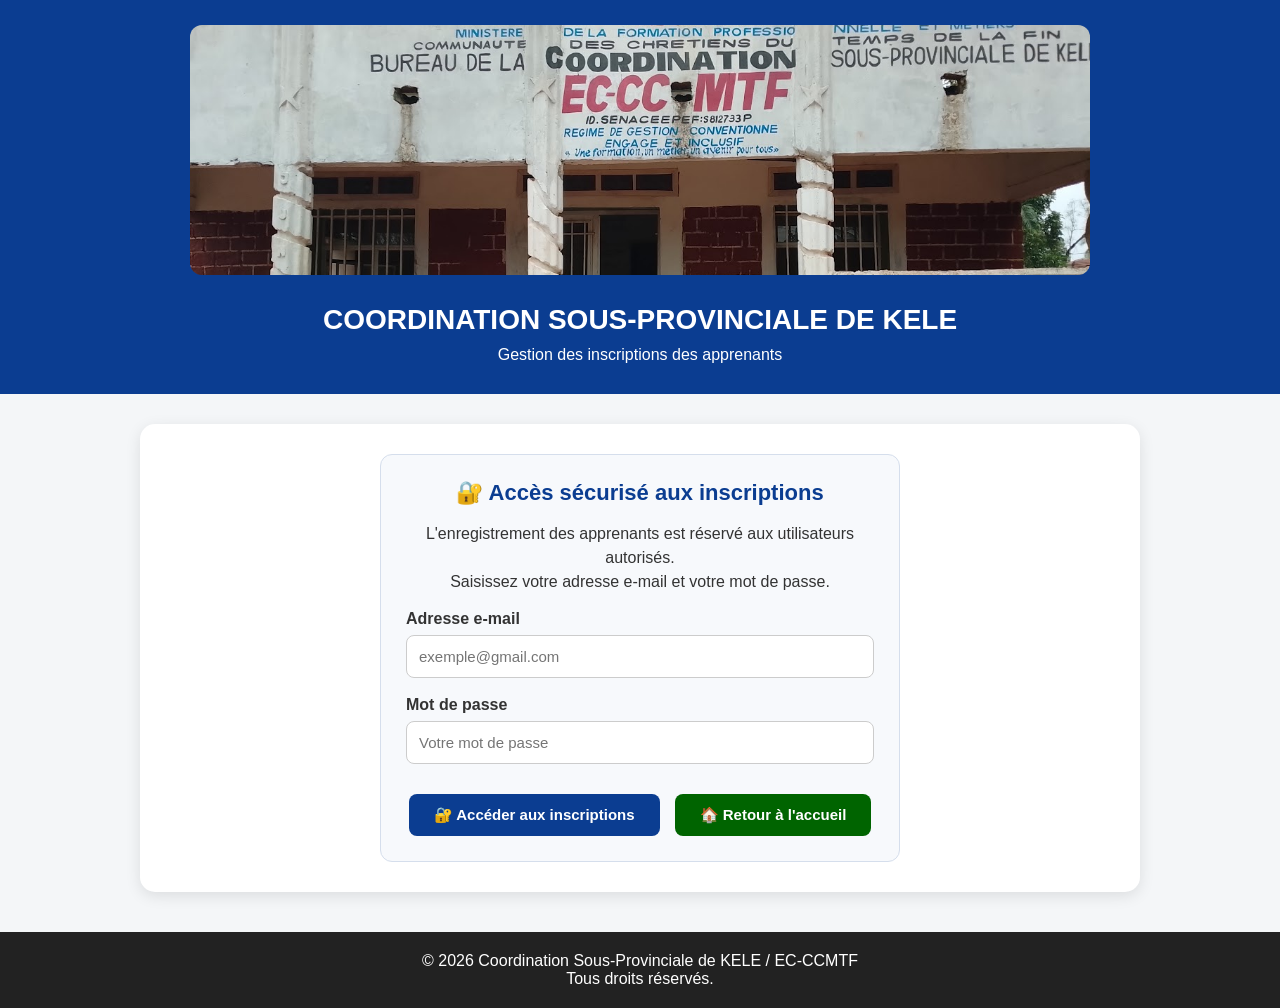
<file: inscriptions.html>
<!DOCTYPE html>
<html lang="fr">
<head>
    <meta charset="UTF-8">
    <meta name="viewport" content="width=device-width, initial-scale=1.0">

    <title>Inscriptions des apprenants - CSP Kele</title>

    <style>
        * {
            box-sizing: border-box;
        }
 
        body {
            margin: 0;
            font-family: Arial, Helvetica, sans-serif;
            background: #f4f6f8;
            color: #333;
        }

        header {
            background: #0b3d91;
            color: white;
            text-align: center;
            padding: 25px 15px;
        }

        header img {
            width: 100%;
            max-width: 900px;
            max-height: 250px;
            object-fit: cover;
            border-radius: 12px;
            margin-bottom: 15px;
        }

        header h1 {
            margin: 10px 0;
            font-size: 28px;
        }

        header p {
            margin: 5px 0;
            font-size: 16px;
        }

        .container {
            width: 92%;
            max-width: 1000px;
            margin: 30px auto;
            background: white;
            padding: 30px;
            border-radius: 15px;
            box-shadow: 0 4px 15px rgba(0,0,0,0.10);
        }

        h2 {
            color: #0b3d91;
            text-align: center;
            margin-bottom: 30px;
        }

        .connexion {
            max-width: 520px;
            margin: 0 auto;
            padding: 25px;
            background: #f7f9fc;
            border: 1px solid #d5deec;
            border-radius: 12px;
        }

        .connexion h2 {
            margin-top: 0;
            margin-bottom: 12px;
            font-size: 22px;
        }

        .connexion p {
            text-align: center;
            line-height: 1.5;
        }

        .form-grid {
            display: grid;
            grid-template-columns: repeat(2, 1fr);
            gap: 20px;
        }

        .champ {
            display: flex;
            flex-direction: column;
        }

        .champ.full {
            grid-column: 1 / -1;
        }

        label {
            font-weight: bold;
            margin-bottom: 7px;
            color: #333;
        }

        input,
        select {
            width: 100%;
            padding: 12px;
            border: 1px solid #ccc;
            border-radius: 8px;
            font-size: 15px;
        }

        input:focus,
        select:focus {
            outline: none;
            border-color: #0b3d91;
        }

        button,
        .bouton-retour {
            padding: 12px 25px;
            border: none;
            border-radius: 8px;
            font-size: 15px;
            font-weight: bold;
            cursor: pointer;
            text-decoration: none;
        }

        .enregistrer,
        .connexion button {
            background: #0b3d91;
            color: white;
        }

        .enregistrer:hover,
        .connexion button:hover {
            background: #062b68;
        }

        .annuler {
            background: #ddd;
            color: #333;
        }

        .annuler:hover {
            background: #bbb;
        }

        .bouton-retour {
            background: #006400;
            color: white;
        }

        .bouton-retour:hover {
            background: #004d00;
        }

        .boutons {
            display: flex;
            justify-content: center;
            gap: 15px;
            margin-top: 30px;
            flex-wrap: wrap;
        }

        .message {
            display: none;
            margin-top: 20px;
            padding: 15px;
            border-radius: 8px;
            text-align: center;
            font-weight: bold;
        }

        .profil {
            display: none;
            margin-bottom: 20px;
            padding: 12px 15px;
            background: #e8f5e9;
            border: 1px solid #b7d8bb;
            border-radius: 8px;
            font-weight: bold;
        }

        .deconnexion {
            float: right;
            padding: 7px 12px;
            background: #b71c1c;
            color: white;
            border-radius: 6px;
            font-size: 13px;
        }

        footer {
            margin-top: 40px;
            background: #222;
            color: white;
            text-align: center;
            padding: 20px;
        }

        #form-inscription {
            display: none;
        }

        .centre-bloque {
            background: #eef3fb;
        }

        #classe:disabled {
            background: #eef3fb;
            cursor: not-allowed;
        }

        @media (max-width: 700px) {
            .container {
                width: 94%;
                padding: 20px 15px;
            }

            .form-grid {
                grid-template-columns: 1fr;
            }

            .champ.full {
                grid-column: auto;
            }

            header h1 {
                font-size: 22px;
            }

            .deconnexion {
                float: none;
                display: block;
                margin-top: 10px;
            }
        }
    </style>
</head>

<body>

<header>

    <img src="Facade.jpg" alt="Coordination Sous-Provinciale de Kele">

    <h1>COORDINATION SOUS-PROVINCIALE DE KELE</h1>

    <p>Gestion des inscriptions des apprenants</p>

</header>


<div class="container">

    <!-- =========================
         CONNEXION
    ========================== -->

    <div id="bloc-connexion" class="connexion">

        <h2>🔐 Accès sécurisé aux inscriptions</h2>

        <p>
            L'enregistrement des apprenants est réservé
            aux utilisateurs autorisés.
            <br>
            Saisissez votre adresse e-mail et votre mot de passe.
        </p>

        <form id="form-connexion">

            <div class="champ">

                <label for="email">
                    Adresse e-mail
                </label>

                <input
                    type="email"
                    id="email"
                    required
                    autocomplete="username"
                    placeholder="exemple@gmail.com">

            </div>

            <br>

            <div class="champ">

                <label for="motDePasse">
                    Mot de passe
                </label>

                <input
                    type="password"
                    id="motDePasse"
                    required
                    autocomplete="current-password"
                    placeholder="Votre mot de passe">

            </div>

            <div class="boutons">

                <button type="submit">
                    🔐 Accéder aux inscriptions
                </button>

                <a
                    href="index.html"
                    class="bouton-retour">
                    🏠 Retour à l'accueil
                </a>

            </div>

        </form>

    </div>


    <!-- =========================
         PROFIL CONNECTÉ
    ========================== -->

    <div id="profil" class="profil">

        <span id="profil-texte"></span>

        <button
            type="button"
            id="bouton-deconnexion"
            class="deconnexion">
            🔒 Se déconnecter
        </button>

        <div style="clear: both;"></div>

    </div>


    <!-- =========================
         FORMULAIRE INSCRIPTION
    ========================== -->

    <form id="form-inscription">

        <h2>📝 Inscription d'un apprenant</h2>

        <div class="form-grid">


            <!-- NOM -->

            <div class="champ">

                <label for="nom">
                    Nom
                </label>

                <input
                    type="text"
                    id="nom"
                    name="nom"
                    required>

            </div>


            <!-- POSTNOM -->

            <div class="champ">

                <label for="postnom">
                    Postnom
                </label>

                <input
                    type="text"
                    id="postnom"
                    name="postnom"
                    required>

            </div>


            <!-- PRENOM -->

            <div class="champ">

                <label for="prenom">
                    Prénom
                </label>

                <input
                    type="text"
                    id="prenom"
                    name="prenom"
                    required>

            </div>


            <!-- SEXE -->

            <div class="champ">

                <label for="sexe">
                    Sexe
                </label>

                <select
                    id="sexe"
                    name="sexe"
                    required>

                    <option value="">
                        -- Sélectionner --
                    </option>

                    <option value="Masculin">
                        Masculin
                    </option>

                    <option value="Féminin">
                        Féminin
                    </option>

                </select>

            </div>


            <!-- DATE DE NAISSANCE -->

            <div class="champ">

                <label for="dateNaissance">
                    Date de naissance
                </label>

                <input
                    type="date"
                    id="dateNaissance"
                    name="dateNaissance"
                    required>

            </div>


            <!-- LIEU DE NAISSANCE -->

            <div class="champ">

                <label for="lieuNaissance">
                    Lieu de naissance
                </label>

                <input
                    type="text"
                    id="lieuNaissance"
                    name="lieuNaissance"
                    placeholder="Lieu de naissance"
                    required>

            </div>


            <!-- CENTRE -->

            <div class="champ">

                <label for="centre">
                    Centre de formation
                </label>

                <select
                    id="centre"
                    name="centre"
                    required>

                    <option value="">
                        ⏳ Chargement des centres...
                    </option>

                </select>

            </div>


            <!-- FILIERE -->

            <div class="champ">

                <label for="filiere">
                    Filière
                </label>

                <select
                    id="filiere"
                    name="filiere"
                    required>

                    <option value="">
                        ⏳ Chargement des filières...
                    </option>

                </select>

            </div>


            <!-- DUREE -->

            <div class="champ">

                <label for="duree">
                    Durée de formation
                </label>

                <select
                    id="duree"
                    name="duree"
                    required>

                    <option value="">
                        -- Sélectionner --
                    </option>

                    <option value="3 mois">
                        3 mois
                    </option>

                    <option value="6 mois">
                        6 mois
                    </option>

                    <option value="12 mois">
                        12 mois
                    </option>

                </select>

            </div>


            <!-- CLASSE -->

            <div class="champ">

                <label for="classe">
                    Classe
                </label>

                <select
                    id="classe"
                    name="classe"
                    required
                    disabled>

                    <option value="">
                        -- Sélectionner d'abord le centre et la filière --
                    </option>

                </select>

            </div>


            <!-- ANNEE ACADEMIQUE -->

            <div class="champ">

                <label for="annee">
                    Année académique
                </label>

                <select
                    id="annee"
                    name="annee"
                    required>

                    <option value="2025-2026">
                        2025-2026
                    </option>

                    <option
                        value="2026-2027"
                        selected>
                        2026-2027
                    </option>

                    <option value="2027-2028">
                        2027-2028
                    </option>

                    <option value="2028-2029">
                        2028-2029
                    </option>

                    <option value="2029-2030">
                        2029-2030
                    </option>

                </select>

            </div>


            <!-- DATE INSCRIPTION -->

            <div class="champ">

                <label for="dateInscription">
                    Date d'inscription
                </label>

                <input
                    type="date"
                    id="dateInscription"
                    name="dateInscription"
                    required>

            </div>


            <!-- TELEPHONE -->

            <div class="champ">

                <label for="telephone">
                    Téléphone
                </label>

                <input
                    type="tel"
                    id="telephone"
                    name="telephone"
                    placeholder="+243...">

            </div>


            <!-- ADRESSE -->

            <div class="champ full">

                <label for="adresse">
                    Adresse
                </label>

                <input
                    type="text"
                    id="adresse"
                    name="adresse"
                    placeholder="Adresse de résidence"
                    required>

            </div>

        </div>


        <div class="boutons">

            <button
                type="submit"
                class="enregistrer">

                💾 Enregistrer l'inscription

            </button>

            <button
                type="reset"
                class="annuler">

                ↻ Réinitialiser

            </button>

            <a
                href="index.html"
                class="bouton-retour">

                🏠 Retour à l'accueil

            </a>

        </div>

    </form>


    <div
        id="message"
        class="message">
    </div>

</div>


<footer>

    © 2026 Coordination Sous-Provinciale de KELE / EC-CCMTF<br>

    Tous droits réservés.

</footer>


<!-- Iframe invisible servant à recevoir les réponses Apps Script -->

<iframe
    name="fenetreInvisible"
    id="fenetreInvisible"
    style="display:none;">
</iframe>


<script>

/* =========================================================
   URL GOOGLE APPS SCRIPT
========================================================= */

const URL_LECTURE =
    "https://script.google.com/macros/s/AKfycbz2dLVAZH-VT8jpcACX8RE-oIko4DOf-l1RYBvPPHBpPWO9RhQyPOXyFZdwm9FExoqK/exec";

const URL_INSCRIPTION =
    "https://script.google.com/macros/s/AKfycbxnxMOyBG5bdj-hpnPogsVIUB-YMOc-bMTqh0z_75_DYV6Aerr3wVObRTCitNCNlIx6/exec";


/* =========================================================
   ELEMENTS
========================================================= */

const blocConnexion =
    document.getElementById("bloc-connexion");

const formConnexion =
    document.getElementById("form-connexion");

const formInscription =
    document.getElementById("form-inscription");

const profil =
    document.getElementById("profil");

const profilTexte =
    document.getElementById("profil-texte");

const boutonDeconnexion =
    document.getElementById("bouton-deconnexion");

const message =
    document.getElementById("message");


/* =========================================================
   SESSION
========================================================= */

let jetonSession =
    sessionStorage.getItem("csp_kele_token") || "";

let utilisateurConnecte =
    null;


/* =========================================================
   MESSAGE
========================================================= */

function afficherMessage(texte, succes) {

    message.style.display = "block";

    if (succes) {

        message.style.background = "#e8f5e9";
        message.style.color = "#2e7d32";

    } else {

        message.style.background = "#ffebee";
        message.style.color = "#c62828";

    }

    message.innerHTML = texte;
}


/* =========================================================
   CODES DES CENTRES
========================================================= */

const CODES_CENTRES = {

    "LA PROVIDENCE": "LP",

    "SACRE CŒUR BAKA": "SCB",
    "SACRE COEUR BAKA": "SCB",

    "BAKA TSHISHIMBI": "BT",

    "FAYOL": "FYL",

    "FABRICE TECH": "FT",

    "EVANGELI MOTORS": "EM",

    "IMPOT SERVICE MOTORS": "ISM",

    "LE BENIS": "LB",

    "TECH - TRAINING": "TT",

    "HAUTE COUTURE": "HC",

    "NOUVELLE GENERATION": "NG",

    "DINANGA": "DIN",

    "DISUMINYINA": "DIS",

    "DITEKEMENA": "DIT",

    "LE SOUVENIR": "LS",

    "ELIKIA": "ELK",

    "SAINT PAUL": "SP",

    "SAINT CHRISTOS": "SC",

    "UKWELI": "UKW",

    "TUYE PAMUE": "TP",

    "SHALOM": "SH",

    "LISUNGI": "LIS",

    "UMOJA": "UMO",

    "JEHOVAH MA FORTERESSE": "JMF",

    "KILIMA": "KIL",

    "LA VICTOIRE": "LV",

    "BEDEL": "BED",

    "JUBILE": "JUB",

    "MPUTU FBK": "MFBK",

    "SEMENCE": "SEM",

    "FK": "FK",

    "NTUMBA KAPONDO": "NK",

    "MON AVENIR": "MA",

    "LA GRACE DIVINE": "LGD"
};


/* =========================================================
   CODES DES FILIERES
========================================================= */

const CODES_FILIERES = {

    "INFORMATIQUE": "INF",

    "NUTRITION": "NUTR",

    "COUPE ET COUTURE": "CC",

    "LOGISTIQUE ET TRANSPORT": "LT",

    "MENUISERIE": "MEN",

    "PERLAGE": "PERL",

    "SAGE FEMME": "SF",

    "ESTHETIQUE ET DECORATION": "ESTD",

    "ESTHETIQUE ET COIFFURE": "ESTC",

    "MECANIQUE MACHINES A COUDRE": "MMC"
};


/* =========================================================
   NORMALISATION
========================================================= */

function normaliserClasse(valeur) {

    return String(valeur || "")
        .normalize("NFD")
        .replace(/[\u0300-\u036f]/g, "")
        .toUpperCase()
        .trim()
        .replace(/\s+/g, " ");
}


/* =========================================================
   CODE FILIERE
========================================================= */

function codeFiliere(filiere) {

    const cle =
        normaliserClasse(filiere);

    if (CODES_FILIERES[cle]) {

        return CODES_FILIERES[cle];

    }

    const mots =
        cle
        .replace(/[^A-Z0-9 ]/g, " ")
        .split(/\s+/)
        .filter(Boolean);

    if (!mots.length) {

        return "";

    }

    if (mots.length === 1) {

        return mots[0].slice(0, 5);

    }

    return mots
        .slice(0, 3)
        .map(function(mot) {

            return mot.slice(0, 3);

        })
        .join("")
        .slice(0, 6);
}


/* =========================================================
   CONSTRUIRE LES CLASSES
========================================================= */

function construireClasses(centre, filiere) {

    const centreNormalise =
        normaliserClasse(centre);

    const centreCode =
        CODES_CENTRES[centreNormalise]
        ||
        centreNormalise
            .replace(/[^A-Z0-9]/g, "")
            .slice(0, 4);

    const filiereCode =
        codeFiliere(filiere);

    if (!centreCode || !filiereCode) {

        return [];

    }

    return [

        centreCode + "-" + filiereCode + "-12M",

        centreCode + "-" + filiereCode + "-6M",

        centreCode + "-" + filiereCode + "-3M"

    ];
}


/* =========================================================
   ACTUALISER LA LISTE DES CLASSES
========================================================= */

function actualiserClasses() {

    const centre =
        document.getElementById("centre").value;

    const filiere =
        document.getElementById("filiere").value;

    const duree =
        document.getElementById("duree").value;

    const classeSelect =
        document.getElementById("classe");


    classeSelect.innerHTML = "";


    const classes =
        construireClasses(
            centre,
            filiere
        );


    if (!classes.length) {

        classeSelect.disabled = true;

        classeSelect.innerHTML =
            '<option value="">-- Sélectionner d’abord le centre et la filière --</option>';

        return;
    }


    classeSelect.disabled = false;


    const optionInitiale =
        document.createElement("option");

    optionInitiale.value = "";

    optionInitiale.textContent =
        "-- Sélectionner la classe --";

    classeSelect.appendChild(
        optionInitiale
    );


    classes.forEach(function(classe) {

        const option =
            document.createElement("option");

        option.value =
            classe;

        option.textContent =
            classe;

        classeSelect.appendChild(
            option
        );

    });


    /*
       Sélection automatique selon la durée
    */

    if (duree) {

        const suffixe =
            String(duree)
                .replace(/\s+/g, "")
                .toUpperCase();


        const classeCorrespondante =
            classes.find(function(classe) {

                return classe.endsWith(
                    "-" + suffixe
                );

            });


        if (classeCorrespondante) {

            classeSelect.value =
                classeCorrespondante;

        }

    }

}


/* =========================================================
   CHANGER LA DUREE SI L'UTILISATEUR CHOISIT LA CLASSE
========================================================= */

function synchroniserDureeDepuisClasse() {

    const classe =
        document.getElementById("classe").value;

    const duree =
        document.getElementById("duree");


    if (classe.endsWith("-12M")) {

        duree.value = "12 mois";

    }

    else if (classe.endsWith("-6M")) {

        duree.value = "6 mois";

    }

    else if (classe.endsWith("-3M")) {

        duree.value = "3 mois";

    }

}


/* =========================================================
   CHARGER CENTRES + FILIERES
========================================================= */

async function chargerListes() {

    const centreSelect =
        document.getElementById("centre");

    const filiereSelect =
        document.getElementById("filiere");


    try {

        const reponse =
            await fetch(URL_LECTURE);


        const listes =
            await reponse.json();


        /* CENTRES */

        centreSelect.innerHTML =
            '<option value="">-- Sélectionner le centre --</option>';


        listes.centres
            .sort(function(a, b) {

                return a.localeCompare(
                    b,
                    "fr"
                );

            })
            .forEach(function(centre) {

                const option =
                    document.createElement("option");

                option.value =
                    centre;

                option.textContent =
                    centre;

                centreSelect.appendChild(
                    option
                );

            });


        /* FILIERES */

        filiereSelect.innerHTML =
            '<option value="">-- Sélectionner la filière --</option>';


        listes.filieres
            .sort(function(a, b) {

                return a.localeCompare(
                    b,
                    "fr"
                );

            })
            .forEach(function(filiere) {

                const option =
                    document.createElement("option");

                option.value =
                    filiere;

                option.textContent =
                    filiere;

                filiereSelect.appendChild(
                    option
                );

            });


    }

    catch (erreur) {

        centreSelect.innerHTML =
            '<option value="">❌ Erreur de chargement</option>';

        filiereSelect.innerHTML =
            '<option value="">❌ Erreur de chargement</option>';

        console.error(
            "Erreur de chargement des listes :",
            erreur
        );

    }

}


/* =========================================================
   POSTER UNE REQUETE DANS L'IFRAME
========================================================= */

function envoyerAuServeur(champs) {

    const formulaire =
        document.createElement("form");


    formulaire.method =
        "POST";

    formulaire.action =
        URL_INSCRIPTION;

    formulaire.target =
        "fenetreInvisible";

    formulaire.style.display =
        "none";


    Object.keys(champs).forEach(function(nom) {

        const champ =
            document.createElement("input");

        champ.type =
            "hidden";

        champ.name =
            nom;

        champ.value =
            champs[nom];

        formulaire.appendChild(
            champ
        );

    });


    document.body.appendChild(
        formulaire
    );


    formulaire.submit();


    setTimeout(function() {

        formulaire.remove();

    }, 5000);

}


/* =========================================================
   RECEPTION REPONSE SERVEUR
========================================================= */

window.addEventListener(
    "message",
    function(event) {

        if (
            !event.data
            ||
            typeof event.data !== "object"
        ) {

            return;

        }


        const resultat =
            event.data;


        /* =========================
           CONNEXION
        ========================== */

        if (
            resultat.type === "login"
        ) {

            if (!resultat.success) {

                afficherMessage(
                    "❌ " +
                    resultat.message,
                    false
                );

                return;

            }


            jetonSession =
                resultat.token;


            sessionStorage.setItem(
                "csp_kele_token",
                jetonSession
            );


            utilisateurConnecte = {

                email:
                    resultat.email,

                role:
                    resultat.role,

                centre:
                    resultat.centre

            };


            blocConnexion.style.display =
                "none";

            formInscription.style.display =
                "block";

            profil.style.display =
                "block";


            profilTexte.textContent =
                "👤 " +
                resultat.email +
                " — " +
                resultat.role +
                " — " +
                (
                    resultat.centre === "*"
                        ? "Tous les centres"
                        : resultat.centre
                );


            appliquerRestrictionCentre();


            afficherMessage(
                "✅ Connexion réussie. Vous pouvez maintenant enregistrer les apprenants.",
                true
            );


            return;

        }


        /* =========================
           INSCRIPTION
        ========================== */

        if (
            resultat.type === "inscription"
        ) {

            if (!resultat.success) {

                afficherMessage(
                    "❌ " +
                    resultat.message,
                    false
                );


                const bouton =
                    formInscription
                        .querySelector(
                            ".enregistrer"
                        );


                if (bouton) {

                    bouton.disabled =
                        false;

                    bouton.textContent =
                        "💾 Enregistrer l'inscription";

                }


                return;

            }


            afficherMessage(

                "✅ <strong>Inscription enregistrée avec succès.</strong><br>" +

                "Numéro : <strong>" +

                resultat.numeroInscription +

                "</strong>",

                true

            );


            formInscription.reset();


            /*
               Réinitialiser l'année académique
            */

            document.getElementById(
                "annee"
            ).value = "2026-2027";


            /*
               Réinitialiser la date
            */

            document.getElementById(
                "dateInscription"
            ).value =
                new Date()
                    .toISOString()
                    .split("T")[0];


            appliquerRestrictionCentre();

            actualiserClasses();


            const bouton =
                formInscription
                    .querySelector(
                        ".enregistrer"
                    );


            if (bouton) {

                bouton.disabled =
                    false;

                bouton.textContent =
                    "💾 Enregistrer l'inscription";

            }


            return;

        }


        /* =========================
           DECONNEXION
        ========================== */

        if (
            resultat.type === "logout"
        ) {

            sessionStorage.removeItem(
                "csp_kele_token"
            );


            jetonSession = "";

            utilisateurConnecte =
                null;


            formInscription.style.display =
                "none";

            profil.style.display =
                "none";

            blocConnexion.style.display =
                "block";


            afficherMessage(
                "🔒 Vous êtes déconnecté.",
                true
            );

        }

    }
);


/* =========================================================
   RESTRICTION DU CENTRE
========================================================= */

function appliquerRestrictionCentre() {

    if (!utilisateurConnecte) {

        return;

    }


    const centreSelect =
        document.getElementById("centre");


    if (
        utilisateurConnecte.centre === "*"
    ) {

        centreSelect.disabled =
            false;

        centreSelect.classList.remove(
            "centre-bloque"
        );

        return;

    }


    centreSelect.value =
        utilisateurConnecte.centre;


    centreSelect.disabled =
        true;

    centreSelect.classList.add(
        "centre-bloque"
    );


    /*
       La restriction du centre doit
       également actualiser la classe.
    */

    actualiserClasses();

}


/* =========================================================
   CONNEXION
========================================================= */

formConnexion.addEventListener(
    "submit",
    function(event) {

        event.preventDefault();


        const bouton =
            formConnexion.querySelector(
                "button"
            );


        bouton.disabled =
            true;


        bouton.textContent =
            "⏳ Vérification...";


        afficherMessage(
            "⏳ Vérification de vos autorisations...",
            true
        );


        envoyerAuServeur({

            action:
                "login",

            email:
                document.getElementById(
                    "email"
                ).value,

            motDePasse:
                document.getElementById(
                    "motDePasse"
                ).value

        });


        setTimeout(function() {

            bouton.disabled =
                false;

            bouton.textContent =
                "🔐 Accéder aux inscriptions";

        }, 8000);

    }
);


/* =========================================================
   ENREGISTREMENT
========================================================= */

formInscription.addEventListener(
    "submit",
    function(event) {

        event.preventDefault();


        if (!jetonSession) {

            afficherMessage(
                "❌ Votre session n'est pas valide. Veuillez vous reconnecter.",
                false
            );

            return;

        }


        const classe =
            document.getElementById(
                "classe"
            ).value;


        if (!classe) {

            afficherMessage(
                "❌ Veuillez sélectionner une classe.",
                false
            );

            return;

        }


        const bouton =
            formInscription.querySelector(
                ".enregistrer"
            );


        bouton.disabled =
            true;


        bouton.textContent =
            "⏳ Vérification et enregistrement...";


        const donnees = {

            nom:
                document.getElementById(
                    "nom"
                ).value,

            postnom:
                document.getElementById(
                    "postnom"
                ).value,

            prenom:
                document.getElementById(
                    "prenom"
                ).value,

            sexe:
                document.getElementById(
                    "sexe"
                ).value,

            dateNaissance:
                document.getElementById(
                    "dateNaissance"
                ).value,

            lieuNaissance:
                document.getElementById(
                    "lieuNaissance"
                ).value,

            centre:
                document.getElementById(
                    "centre"
                ).value,

            filiere:
                document.getElementById(
                    "filiere"
                ).value,

            duree:
                document.getElementById(
                    "duree"
                ).value,

            classe:
                document.getElementById(
                    "classe"
                ).value,

            annee:
                document.getElementById(
                    "annee"
                ).value,

            dateInscription:
                document.getElementById(
                    "dateInscription"
                ).value,

            telephone:
                document.getElementById(
                    "telephone"
                ).value,

            adresse:
                document.getElementById(
                    "adresse"
                ).value

        };


        envoyerAuServeur({

            action:
                "inscription",

            token:
                jetonSession,

            donnees:
                JSON.stringify(
                    donnees
                )

        });

    }
);


/* =========================================================
   DECONNEXION
========================================================= */

boutonDeconnexion.addEventListener(
    "click",
    function() {

        if (!jetonSession) {

            sessionStorage.removeItem(
                "csp_kele_token"
            );

            location.reload();

            return;

        }


        envoyerAuServeur({

            action:
                "logout",

            token:
                jetonSession

        });

    }
);


/* =========================================================
   EVENEMENTS CENTRE / FILIERE / DUREE / CLASSE
========================================================= */

document.getElementById(
    "centre"
).addEventListener(
    "change",
    actualiserClasses
);


document.getElementById(
    "filiere"
).addEventListener(
    "change",
    actualiserClasses
);


document.getElementById(
    "duree"
).addEventListener(
    "change",
    actualiserClasses
);


document.getElementById(
    "classe"
).addEventListener(
    "change",
    synchroniserDureeDepuisClasse
);


/* =========================================================
   INITIALISATION
========================================================= */

document.getElementById(
    "dateInscription"
).value =
    new Date()
        .toISOString()
        .split("T")[0];


/*
   Année académique par défaut
*/

document.getElementById(
    "annee"
).value =
    "2026-2027";


/*
   Charger les centres et filières
*/

chargerListes().then(
    function() {

        actualiserClasses();

    }
);


/* =========================================================
   NOUVELLE OUVERTURE DE PAGE
========================================================= */

if (jetonSession) {

    sessionStorage.removeItem(
        "csp_kele_token"
    );

    jetonSession = "";

}

</script>

</body>
</html>
</file>
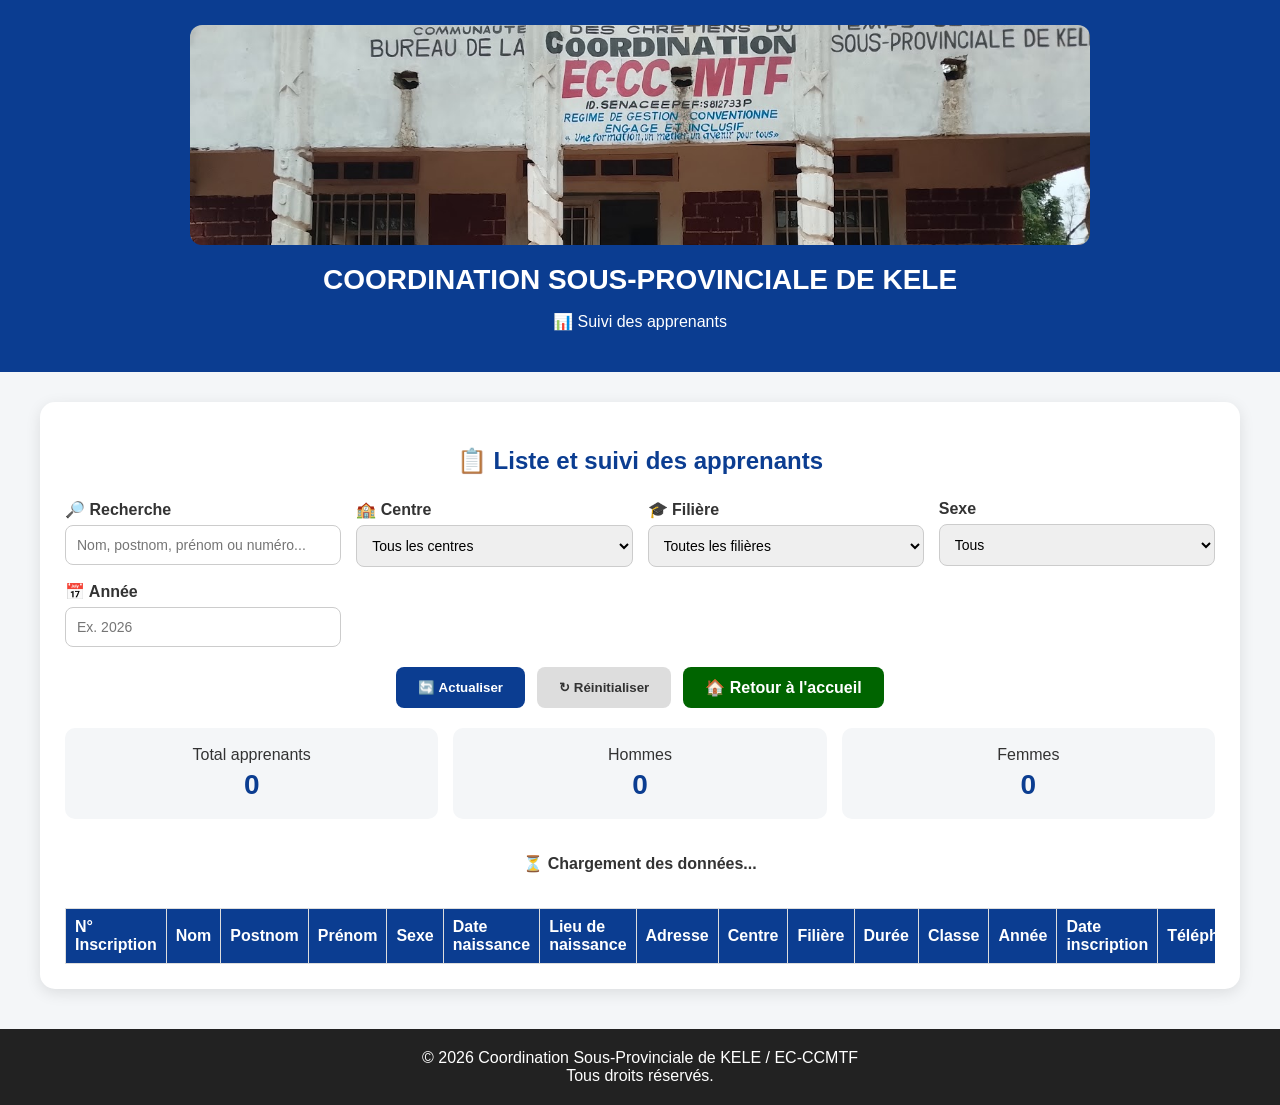
<file: suivi.html>
<!DOCTYPE html>
<html lang="fr">

<head>
    <meta charset="UTF-8">
    <meta name="viewport" content="width=device-width, initial-scale=1.0">

    <title>Suivi des apprenants - CSP Kele</title>
    <style>

        * {
            box-sizing: border-box;
        }

        body {
            margin: 0;
            font-family: Arial, Helvetica, sans-serif;
            background: #f4f6f8;
            color: #333;
        }

        header {
            background: #0b3d91;
            color: white;
            text-align: center;
            padding: 25px 15px;
        }

        header img {
            width: 100%;
            max-width: 900px;
            max-height: 220px;
            object-fit: cover;
            border-radius: 12px;
        }

        header h1 {
            margin: 15px 0 5px;
            font-size: 28px;
        }

        .container {
            width: 94%;
            max-width: 1200px;
            margin: 30px auto;
            background: white;
            padding: 25px;
            border-radius: 15px;
            box-shadow: 0 4px 15px rgba(0,0,0,0.10);
        }

        h2 {
            color: #0b3d91;
            text-align: center;
            margin-bottom: 25px;
        }

        .filtres {
            display: grid;
            grid-template-columns: repeat(4, 1fr);
            gap: 15px;
            margin-bottom: 20px;
        }

        .champ {
            display: flex;
            flex-direction: column;
        }

        label {
            font-weight: bold;
            margin-bottom: 6px;
        }

        input,
        select {
            width: 100%;
            padding: 11px;
            border: 1px solid #ccc;
            border-radius: 8px;
            font-size: 14px;
        }

        .boutons {
            display: flex;
            justify-content: center;
            gap: 12px;
            margin: 20px 0;
            flex-wrap: wrap;
        }

        button,
        .retour {
            padding: 11px 22px;
            border: none;
            border-radius: 8px;
            font-weight: bold;
            cursor: pointer;
            text-decoration: none;
        }

        .actualiser {
            background: #0b3d91;
            color: white;
        }

        .reinitialiser {
            background: #ddd;
            color: #333;
        }

        .retour {
            background: #006400;
            color: white;
        }

        .resume {
            display: grid;
            grid-template-columns: repeat(3, 1fr);
            gap: 15px;
            margin: 20px 0;
        }

        .carte {
            background: #f4f6f8;
            border-radius: 10px;
            padding: 18px;
            text-align: center;
        }

        .carte strong {
            display: block;
            font-size: 28px;
            color: #0b3d91;
            margin-top: 5px;
        }

        .table-container {
            overflow-x: auto;
            margin-top: 20px;
        }

        table {
            width: 100%;
            border-collapse: collapse;
            min-width: 1000px;
        }

        th,
        td {
            border: 1px solid #ddd;
            padding: 9px;
            text-align: left;
        }

        th {
            background: #0b3d91;
            color: white;
        }

        tr:nth-child(even) {
            background: #f7f7f7;
        }

        .message {
            text-align: center;
            padding: 15px;
            font-weight: bold;
        }

        footer {
            margin-top: 40px;
            background: #222;
            color: white;
            text-align: center;
            padding: 20px;
        }

        @media (max-width: 800px) {

            .filtres {
                grid-template-columns: 1fr 1fr;
            }

            .resume {
                grid-template-columns: 1fr;
            }

        }

        @media (max-width: 500px) {

            .filtres {
                grid-template-columns: 1fr;
            }

        }

    </style>

</head>

<body>

<header>

    <img src="Facade.jpg"
         alt="Coordination Sous-Provinciale de Kele">

    <h1>COORDINATION SOUS-PROVINCIALE DE KELE</h1>

    <p>📊 Suivi des apprenants</p>

</header>


<div class="container">

    <h2>📋 Liste et suivi des apprenants</h2>


    <div class="filtres">

        <div class="champ">

            <label for="recherche">
                🔎 Recherche
            </label>

            <input
                type="text"
                id="recherche"
                placeholder="Nom, postnom, prénom ou numéro..."
            >

        </div>


        <div class="champ">

            <label for="centre">
                🏫 Centre
            </label>

            <select id="centre">

                <option value="">
                    Tous les centres
                </option>

            </select>

        </div>


        <div class="champ">

            <label for="filiere">
                🎓 Filière
            </label>

            <select id="filiere">

                <option value="">
                    Toutes les filières
                </option>

            </select>

        </div>


        <div class="champ">

            <label for="sexe">
                Sexe
            </label>

            <select id="sexe">

                <option value="">
                    Tous
                </option>

                <option value="Masculin">
                    Masculin
                </option>

                <option value="Féminin">
                    Féminin
                </option>

            </select>

        </div>


        <div class="champ">

            <label for="annee">
                📅 Année
            </label>

            <input
                type="number"
                id="annee"
                placeholder="Ex. 2026"
            >

        </div>

    </div>


    <div class="boutons">

        <button
            class="actualiser"
            onclick="chargerApprenants()">

            🔄 Actualiser

        </button>


        <button
            class="reinitialiser"
            onclick="reinitialiserFiltres()">

            ↻ Réinitialiser

        </button>


        <a
            href="index.html"
            class="retour">

            🏠 Retour à l'accueil

        </a>

    </div>


    <div class="resume">

        <div class="carte">

            Total apprenants

            <strong id="total">
                0
            </strong>

        </div>


        <div class="carte">

            Hommes

            <strong id="hommes">
                0
            </strong>

        </div>


        <div class="carte">

            Femmes

            <strong id="femmes">
                0
            </strong>

        </div>

    </div>


    <div id="message" class="message">
        Chargement des apprenants...
    </div>


    <div class="table-container">

        <table>

            <thead>

                <tr>

                  <th>N° Inscription</th>
                  <th>Nom</th>
                  <th>Postnom</th>
                  <th>Prénom</th>
                  <th>Sexe</th>
                  <th>Date naissance</th>
                  <th>Lieu de naissance</th>
                  <th>Adresse</th>
                  <th>Centre</th>
                  <th>Filière</th>
                  <th>Durée</th>
                  <th>Classe</th>
                  <th>Année</th>
                  <th>Date inscription</th>
                  <th>Téléphone</th>

                </tr>

            </thead>

            <tbody id="tableau">

            </tbody>

        </table>

    </div>

</div>


<footer>

    © 2026 Coordination Sous-Provinciale de KELE / EC-CCMTF<br>
    Tous droits réservés.

</footer>


<script>
const URL_SCRIPT =
"https://script.google.com/macros/s/AKfycbykKv8AzP2mNcfPpOHG50WwgPk2QfJ31CTe9NYSagiKE58W2sKGhGFZHdXDzGB_oz8Y/exec";

    let apprenants = [];


function chargerApprenants() {

    const message = document.getElementById("message");
    message.textContent = "⏳ Chargement des données...";

    const ancienne = document.getElementById("iframeDonnees");
    if (ancienne) ancienne.remove();

    if (window.cspKeleMessageHandler) {
        window.removeEventListener("message", window.cspKeleMessageHandler);
    }

    window.cspKeleMessageHandler = function(event) {

        if (!event.data) return;

        if (event.data.type === "APPRENANTS_CSP_KELE") {
            try {
                const donnees = event.data.donnees;

                if (!donnees || !Array.isArray(donnees.apprenants)) {
                    throw new Error("Données des apprenants indisponibles.");
                }

                apprenants = donnees.apprenants;
                remplirFiltres(donnees);
                afficherApprenants();

                message.textContent =
                    "✅ " + apprenants.length + " apprenant(s) chargé(s).";

            } catch (erreur) {
                console.error(erreur);
                message.textContent =
                    "❌ Impossible de traiter les données des apprenants.";
            }

            window.removeEventListener("message", window.cspKeleMessageHandler);
            window.cspKeleMessageHandler = null;
        }

        if (event.data.type === "APPRENANTS_CSP_KELE_ERREUR") {
            console.error(event.data.message);
            message.textContent =
                "❌ Erreur lors du chargement des apprenants.";

            window.removeEventListener("message", window.cspKeleMessageHandler);
            window.cspKeleMessageHandler = null;
        }
    };

    window.addEventListener("message", window.cspKeleMessageHandler);

    const iframe = document.createElement("iframe");
    iframe.id = "iframeDonnees";
    iframe.style.display = "none";
    iframe.title = "Chargement des données des apprenants";
    iframe.src = URL_SCRIPT + "?mode=iframe&t=" + Date.now();

    document.body.appendChild(iframe);

    setTimeout(function() {
        if (message.textContent === "⏳ Chargement des données...") {
            message.textContent =
                "❌ Impossible de charger les apprenants.";

            if (window.cspKeleMessageHandler) {
                window.removeEventListener("message", window.cspKeleMessageHandler);
                window.cspKeleMessageHandler = null;
            }
        }
    }, 15000);
}

function remplirFiltres(listes) {

    const centreSelect =
        document.getElementById("centre");

    const filiereSelect =
        document.getElementById("filiere");


    // =========================
    // CENTRES
    // =========================

    const centres =
        [...listes.centres]
        .filter(Boolean)
        .sort(function(a, b) {
            return a.localeCompare(b, "fr");
        });


    centreSelect.innerHTML =
        '<option value="">Tous les centres</option>';


    centres.forEach(function(centre) {

        const option =
            document.createElement("option");

        option.value = centre;
        option.textContent = centre;

        centreSelect.appendChild(option);

    });


    // =========================
    // FILIERES
    // =========================

    const filieres =
        [...listes.filieres]
        .filter(Boolean)
        .sort(function(a, b) {
            return a.localeCompare(b, "fr");
        });


    filiereSelect.innerHTML =
        '<option value="">Toutes les filières</option>';


    filieres.forEach(function(filiere) {

        const option =
            document.createElement("option");

        option.value = filiere;
        option.textContent = filiere;

        filiereSelect.appendChild(option);

    });

}
function formaterDate(date) {

    if (!date) {
        return "";
    }

    const d = new Date(date);

    if (isNaN(d.getTime())) {
        return date;
    }

    const jour =
        String(d.getUTCDate()).padStart(2, "0");

    const mois =
        String(d.getUTCMonth() + 1).padStart(2, "0");

    const annee =
        d.getUTCFullYear();

    return jour + "/" + mois + "/" + annee;
}
function afficherApprenants() {

    const recherche =
        document.getElementById("recherche")
        .value
        .toLowerCase();

    const centre =
        document.getElementById("centre").value;

    const filiere =
        document.getElementById("filiere").value;

    const sexe =
        document.getElementById("sexe").value;

    const annee =
        document.getElementById("annee").value;


    const resultats =
        apprenants.filter(a => {

            const texte =
                (
                    a.numero +
                    " " +
                    a.nom +
                    " " +
                    a.postnom +
                    " " +
                    a.prenom
                )
                .toLowerCase();


            return (

                (!recherche ||
                 texte.includes(recherche))

                &&

                (!centre ||
                 a.centre === centre)

                &&

                (!filiere ||
                 a.filiere === filiere)

                &&

                (!sexe ||
                 a.sexe === sexe)

                &&

                (!annee ||
                 String(a.annee) === String(annee))

            );

        });


    document.getElementById("total")
        .textContent =
        resultats.length;


    document.getElementById("hommes")
        .textContent =
        resultats.filter(
            a => a.sexe === "Masculin"
        ).length;


    document.getElementById("femmes")
        .textContent =
        resultats.filter(
            a => a.sexe === "Féminin"
        ).length;


    const tableau =
        document.getElementById("tableau");

    tableau.innerHTML = "";


    resultats.forEach(a => {

        const ligne =
            document.createElement("tr");


    const valeurs = [
    a.numero,
    a.nom,
    a.postnom,
    a.prenom,
    a.sexe,
    formaterDate(a.dateNaissance),
    a.lieuNaissance,
    a.adresse,
    a.centre,
    a.filiere,
    a.duree,
    a.classe,
    a.annee,
    formaterDate(a.dateInscription),
    a.telephone
];

        valeurs.forEach(valeur => {

            const cellule =
                document.createElement("td");

            cellule.textContent =
                valeur || "";

            ligne.appendChild(cellule);

        });


        tableau.appendChild(ligne);

    });

}


function reinitialiserFiltres() {

    document.getElementById("recherche").value = "";

    document.getElementById("centre").value = "";

    document.getElementById("filiere").value = "";

    document.getElementById("sexe").value = "";

    document.getElementById("annee").value = "";

    afficherApprenants();

}


document.getElementById("recherche")
    .addEventListener(
        "input",
        afficherApprenants
    );


document.getElementById("centre")
    .addEventListener(
        "change",
        afficherApprenants
    );


document.getElementById("filiere")
    .addEventListener(
        "change",
        afficherApprenants
    );


document.getElementById("sexe")
    .addEventListener(
        "change",
        afficherApprenants
    );


document.getElementById("annee")
    .addEventListener(
        "input",
        afficherApprenants
    );


chargerApprenants();

</script>

</body>

</html>
</file>
<file: style.css>
/* =========================================================
   STYLE.CSS — CSP KELE
   VERSION NETTOYÉE ET CORRIGÉE
   ========================================================= */


/* =========================================================
   1. STYLE GÉNÉRAL
   ========================================================= */

* {
    box-sizing: border-box;
}

html {
    width: 100%;
    scroll-behavior: smooth;
    overflow-x: hidden;
}

body {
    width: 100%;
    margin: 0;
    padding-top: 90px;
    font-family: Arial, Helvetica, sans-serif;
    background: #f4f6f9;
    color: #333;
    overflow-x: hidden;
}

h1,
h2,
h3 {
    color: #0b3d91;
}

a {
    text-decoration: none;
}

img {
    max-width: 100%;
    height: auto;
}


/* =========================================================
   2. BARRE DE NAVIGATION
   ========================================================= */

.navbar {
    position: fixed;
    top: 0;
    left: 0;
    width: 100%;
    min-height: 70px;

    display: flex;
    align-items: center;
    justify-content: space-between;

    padding: 10px 20px;

    background: rgba(11, 61, 145, 0.97);

    backdrop-filter: blur(8px);

    box-shadow: 0 2px 10px rgba(0, 0, 0, 0.2);

    border-bottom-left-radius: 15px;
    border-bottom-right-radius: 15px;

    z-index: 9999;
}
.navbar > .retour {
    display: inline-flex;
    align-items: center;
    justify-content: center;
    flex-shrink: 0;

    background: white;
    color: #0056b3 !important;

    padding: 8px 16px;
    margin-left: 15px;

    border-radius: 6px;
    border: 1px solid #0056b3;

    text-decoration: none;
    font-weight: bold;
    white-space: nowrap;

    transition: 0.3s;
}

.navbar > .retour:hover {
    background: yellow !important;
    color: #0056b3 !important;
}

/* =========================================================
   3. LOGO
   ========================================================= */

.logo {
    display: flex;
    align-items: center;
    gap: 10px;
    flex-shrink: 0;
}

.logo img {
    width: 35px;
    height: 35px;
    border-radius: 50%;
    box-shadow: 0 0 10px rgba(255, 255, 255, 0.4);
}

.logo-text {
    display: flex;
    flex-direction: column;
    line-height: 1.2;
}

.logo-text span {
    color: white;
    font-size: 18px;
    font-weight: bold;
}

.logo-text small {
    color: #d9e6ff;
    font-size: 12px;
    font-style: italic;
}


/* =========================================================
   4. MENU PRINCIPAL — ORDINATEUR
   ========================================================= */

.menu {
    display: flex;

    align-items: center;
    justify-content: center;

    list-style: none;

    gap: 18px;

    margin: 0;
    padding: 0;
}

.menu li {
    list-style: none;
    margin: 0;
    padding: 0;
}

.menu a {
    position: relative;

    display: block;

    color: white;

    font-weight: bold;

    padding: 8px 10px;

    border-radius: 6px;

    transition: 0.3s;
}

.menu a:hover {
    background: white;
    color: #0b3d91;
}


/* Petite ligne jaune sous le lien */

.menu a::after {
    content: "";

    position: absolute;

    left: 10px;
    bottom: 2px;

    width: 0;
    height: 3px;

    background: #ffd700;

    transition: 0.3s;
}

.menu a:hover::after {
    width: calc(100% - 20px);
}


/* =========================================================
   5. BOUTON HAMBURGER
   ========================================================= */

.menu-toggle {
    display: none;

    margin-left: auto;

    background: transparent;

    border: none;

    color: white;

    font-size: 30px;

    line-height: 1;

    cursor: pointer;

    padding: 5px 8px;

    z-index: 10001;
}


/* =========================================================
   6. BANNIÈRE D'ACCUEIL
   ========================================================= */

.hero {
    min-height: 65vh;

    background: url("facade.jpg") center center / cover no-repeat;

    display: flex;

    justify-content: center;

    align-items: center;

    text-align: center;

    color: white;

    position: relative;
}

.hero::before {
    content: "";

    position: absolute;

    top: 0;
    left: 0;

    width: 100%;
    height: 100%;

    background: rgba(0, 0, 0, 0.5);
}

.hero-content {
    position: relative;

    z-index: 1;

    max-width: 800px;

    padding: 20px;
}

.hero h1 {
    font-size: 48px;

    color: white;

    margin-bottom: 20px;
}

.hero p {
    font-size: 22px;

    margin-bottom: 30px;
}

.btn {
    background: #ff9800;

    color: white;

    padding: 15px 30px;

    border-radius: 8px;

    font-size: 18px;

    font-weight: bold;

    transition: 0.3s;
}

.btn:hover {
    background: #e68900;
}


/* =========================================================
   7. SECTION À PROPOS
   ========================================================= */

.apropos {
    padding: 60px 20px;

    background: white;

    text-align: center;
}

.apropos h2 {
    font-size: 36px;

    margin-bottom: 20px;
}

.apropos p {
    max-width: 900px;

    margin: auto;

    line-height: 1.8;

    font-size: 18px;
}


/* =========================================================
   8. CARTES
   ========================================================= */

.cartes {
    display: flex;

    justify-content: center;

    gap: 25px;

    flex-wrap: wrap;

    margin-top: 40px;
}

.carte {
    width: 300px;

    background: #f5f5f5;

    padding: 25px;

    border-radius: 12px;

    box-shadow: 0 4px 10px rgba(0, 0, 0, 0.15);

    transition: 0.3s;
}

.carte:hover {
    transform: translateY(-8px);
}

.carte h3 {
    color: #0b3d91;
}


/* =========================================================
   9. FILIÈRES
   ========================================================= */

.filieres {
    padding: 70px 20px;

    background: #f4f6f9;

    text-align: center;
}

.filieres h2 {
    font-size: 36px;

    margin-bottom: 40px;
}

.filieres-grid {
    display: grid;

    grid-template-columns:
        repeat(auto-fit, minmax(250px, 1fr));

    gap: 30px;
}

.filiere {
    background: white;

    border-radius: 15px;

    overflow: hidden;

    box-shadow: 0 5px 15px rgba(0, 0, 0, 0.15);

    transition: 0.3s;
}

.filiere:hover {
    transform: translateY(-10px);
}

.filiere img {
    width: 100%;

    height: 200px;

    object-fit: cover;
}

.filiere h3 {
    color: #0b3d91;

    margin: 15px 0;
}

.filiere p {
    padding: 0 15px 20px;
}


/* =========================================================
   10. GALERIE
   ========================================================= */

.galerie {
    padding: 70px 20px;

    text-align: center;

    background: white;
}

.galerie h2 {
    color: #0056b3;

    margin-bottom: 30px;
}

.galerie-grid,
.gallery {
    display: grid;

    grid-template-columns:
        repeat(auto-fit, minmax(250px, 1fr));

    gap: 20px;

    margin-top: 30px;
}

.galerie-grid img {
    width: 100%;

    height: 220px;

    object-fit: cover;

    border-radius: 12px;

    cursor: pointer;

    transition: 0.4s;

    box-shadow: 0 4px 10px rgba(0, 0, 0, 0.2);
}

.galerie-grid img:hover {
    transform: scale(1.05);
}


/* =========================================================
   11. PHOTOS
   ========================================================= */

.photo {
    background: white;

    border-radius: 10px;

    overflow: hidden;

    box-shadow: 0 0 10px rgba(0, 0, 0, 0.2);

    transition: 0.3s;
}

.photo:hover {
    transform: translateY(-5px);
}

.photo img {
    width: 100%;

    height: 220px;

    object-fit: cover;

    transition: 0.5s;
}

.photo img:hover {
    transform: scale(1.1);
}

.photo p {
    padding: 15px;

    font-weight: bold;
}


/* =========================================================
   12. GALERIE SUPPLÉMENTAIRE
   ========================================================= */

.gallery-item {
    position: relative;

    overflow: hidden;

    border-radius: 10px;
}

.gallery-item img {
    display: block;

    width: 100%;

    height: auto;
}

.gallery-title {
    position: absolute;

    bottom: 0;

    left: 0;
    right: 0;

    background: rgba(0, 0, 0, 0.7);

    color: white;

    padding: 10px;

    text-align: center;

    font-weight: bold;
}

.photo-cachee {
    display: none;
}

#voirPlusBtn {
    display: block;

    margin: 25px auto;

    padding: 12px 30px;

    border: none;

    border-radius: 25px;

    cursor: pointer;

    font-size: 16px;

    font-weight: bold;
}


/* =========================================================
   13. CONTAINER
   ========================================================= */

.container {
    width: 100%;

    max-width: 1200px;

    margin: 0 auto;

    padding: 0 20px;
}


/* =========================================================
   14. FORMULAIRE DE CONTACT
   ========================================================= */

#contact-form {
    width: 100%;

    max-width: 800px;

    margin: 0 auto;

    box-sizing: border-box;
}

#contact-form label {
    display: block;

    width: 100%;

    margin-top: 15px;

    margin-bottom: 6px;

    font-size: 22px;

    color: #222;
}

#contact-form input,
#contact-form textarea {
    display: block;

    width: 100%;

    max-width: 100%;

    box-sizing: border-box;

    padding: 12px;

    font-size: 18px;

    border: 1px solid #777;

    border-radius: 4px;
}

#contact-form input {
    height: 50px;
}

#contact-form textarea {
    min-height: 120px;

    resize: vertical;
}

#contact-form button {
    display: block;

    margin: 20px auto;

    padding: 12px 25px;

    font-size: 20px;

    cursor: pointer;
}


/* =========================================================
   15. WHATSAPP
   ========================================================= */

.whatsapp-float {
    right: 16px;

    bottom: 20px;
}


/* =========================================================
   16. TÉLÉPHONE — MENU HAMBURGER
   ========================================================= */

@media screen and (max-width: 768px) {

    /* -----------------------------------------
       Barre supérieure
       ----------------------------------------- */

    body {
        padding-top: 70px;
    }

    .navbar {
        position: fixed;

        top: 0;
        left: 0;

        width: 100%;

        min-height: 60px;
        height: 60px;

        padding: 8px 15px;

        display: flex;

        flex-direction: row;

        align-items: center;

        justify-content: space-between;

        z-index: 9999;
    }


    /* -----------------------------------------
       Logo téléphone
       ----------------------------------------- */

    .logo img {
        width: 32px;
        height: 32px;
    }

    .logo-text span {
        font-size: 15px;
    }

    .logo-text small {
        font-size: 10px;
    }


    /* -----------------------------------------
       Bouton hamburger
       ----------------------------------------- */

    .menu-toggle {
        display: block !important;

        margin-left: auto;

        margin-right: 0;

        color: white;

        font-size: 30px;

        background: transparent;

        border: none;

        cursor: pointer;

        padding: 5px 8px;

        z-index: 10001;
    }


    /* -----------------------------------------
       Menu fermé
       ----------------------------------------- */

    .menu {
        display: none !important;

        position: fixed !important;

        top: 60px;

        right: 0;

        left: auto;

        width: 260px;

        max-width: 85vw;

        background: #0b3d91;

        flex-direction: column;

        align-items: stretch;

        justify-content: flex-start;

        gap: 0;

        margin: 0;

        padding: 8px 0;

        list-style: none;

        box-shadow: 0 5px 15px rgba(0, 0, 0, 0.3);

        border-radius: 0 0 0 12px;

        z-index: 10000;

        overflow-y: auto;

        max-height: calc(100vh - 60px);
    }


    /* -----------------------------------------
       Menu ouvert
       ----------------------------------------- */

    .menu.active {
        display: flex !important;
    }


    /* -----------------------------------------
       Éléments du menu
       ----------------------------------------- */

    .menu li {
        display: block;

        width: 100%;

        margin: 0 !important;

        padding: 0;

        text-align: left;
    }

    .menu li a {
        display: block;

        width: 100%;

        padding: 14px 20px;

        color: white;

        font-size: 16px;

        font-weight: bold;

        text-align: left;

        border-radius: 0;

        box-sizing: border-box;
    }

    .menu li a::after {
        display: none;
    }

    .menu li a:hover {
        background: white;

        color: #0b3d91;
    }


    /* -----------------------------------------
       Hero
       ----------------------------------------- */

    .hero {
        min-height: 65vh;

        margin-top: 0;

        padding: 30px 15px;
    }

    .hero h1 {
        font-size: 34px;
    }

    .hero p {
        font-size: 18px;
    }


    /* -----------------------------------------
       Formulaire
       ----------------------------------------- */

    #contact-form {
        width: 100%;

        padding: 10px;
    }

    #contact-form label {
        font-size: 20px;
    }

    #contact-form input,
    #contact-form textarea {
        width: 100%;

        max-width: 100%;

        font-size: 16px;
    }

    #contact-form input {
        height: 48px;
    }

    #contact-form textarea {
        min-height: 120px;
    }

    #contact-form button {
        font-size: 18px;
    }


    /* -----------------------------------------
       Sections
       ----------------------------------------- */

    .apropos,
    .filieres,
    .galerie {
        padding-left: 15px;
        padding-right: 15px;
    }

    .apropos h2,
    .filieres h2 {
        font-size: 30px;
    }
}


/* =========================================================
   17. TRÈS PETITS TÉLÉPHONES
   ========================================================= */

@media screen and (max-width: 400px) {

    .navbar {
        padding-left: 10px;
        padding-right: 10px;
    }

    .logo-text span {
        font-size: 13px;
    }

    .logo-text small {
        font-size: 9px;
    }

    .menu {
        width: 240px;
    }

    .menu li a {
        padding: 13px 15px;

        font-size: 15px;
    }

    .hero h1 {
        font-size: 28px;
    }
}


/* =========================================================
   18. ORDINATEUR — MENU NORMAL
========================================================= */

/* =========================================================
   ORDINATEUR — MENU COMPLET ET SANS CHEVAUCHEMENT
========================================================= */

@media screen and (min-width: 769px) {

    .navbar {
        min-height: 80px;

        display: flex;
        align-items: center;

        gap: 15px;

        padding: 10px 18px;

        flex-wrap: nowrap;
    }


    /* -----------------------------------------
       LOGO
    ----------------------------------------- */

    .logo {
        flex: 0 0 auto;

        width: 210px;

        min-width: 210px;

        display: flex;
        align-items: center;

        gap: 8px;
    }

    .logo-text {
        min-width: 0;
    }

    .logo-text span {
        font-size: 17px;

        white-space: nowrap;
    }

    .logo-text small {
        font-size: 11px;

        white-space: nowrap;
    }


    /* -----------------------------------------
       MENU PRINCIPAL
    ----------------------------------------- */

    .menu {
        flex: 1 1 auto;

        min-width: 0;

        width: auto;

        max-width: none;

        display: flex !important;

        flex-direction: row;

        align-items: center;

        justify-content: center;

        flex-wrap: wrap;

        column-gap: 4px;

        row-gap: 3px;

        padding: 0;

        margin: 0;

        background: transparent;

        box-shadow: none;

        list-style: none;
    }


    /* -----------------------------------------
       ÉLÉMENTS DU MENU
    ----------------------------------------- */

    .menu li {
        flex: 0 0 auto;

        margin: 0;

        padding: 0;
    }


    .menu a {
        display: block;

        padding: 7px 7px;

        font-size: 13px;

        line-height: 1.2;

        white-space: nowrap;

        text-align: center;

        border-radius: 6px;
    }


    /* -----------------------------------------
       BOUTON QUITTER
    ----------------------------------------- */

    .navbar > .retour {

        flex: 0 0 auto;

        margin-left: 5px;

        padding: 8px 12px;

        font-size: 13px;

        white-space: nowrap;
    }


    /* -----------------------------------------
       HAMBURGER CACHÉ SUR ORDINATEUR
    ----------------------------------------- */

    .menu-toggle {
        display: none !important;
    }

}


/* =========================================================
   TÉLÉPHONE — MENU PLUS COMPACT
========================================================= */

@media screen and (max-width: 768px) {

    .menu li a {
        padding: 9px 18px;

        line-height: 1.2;
    }

    .menu {
        padding: 5px 0;
    }

}
</file>
